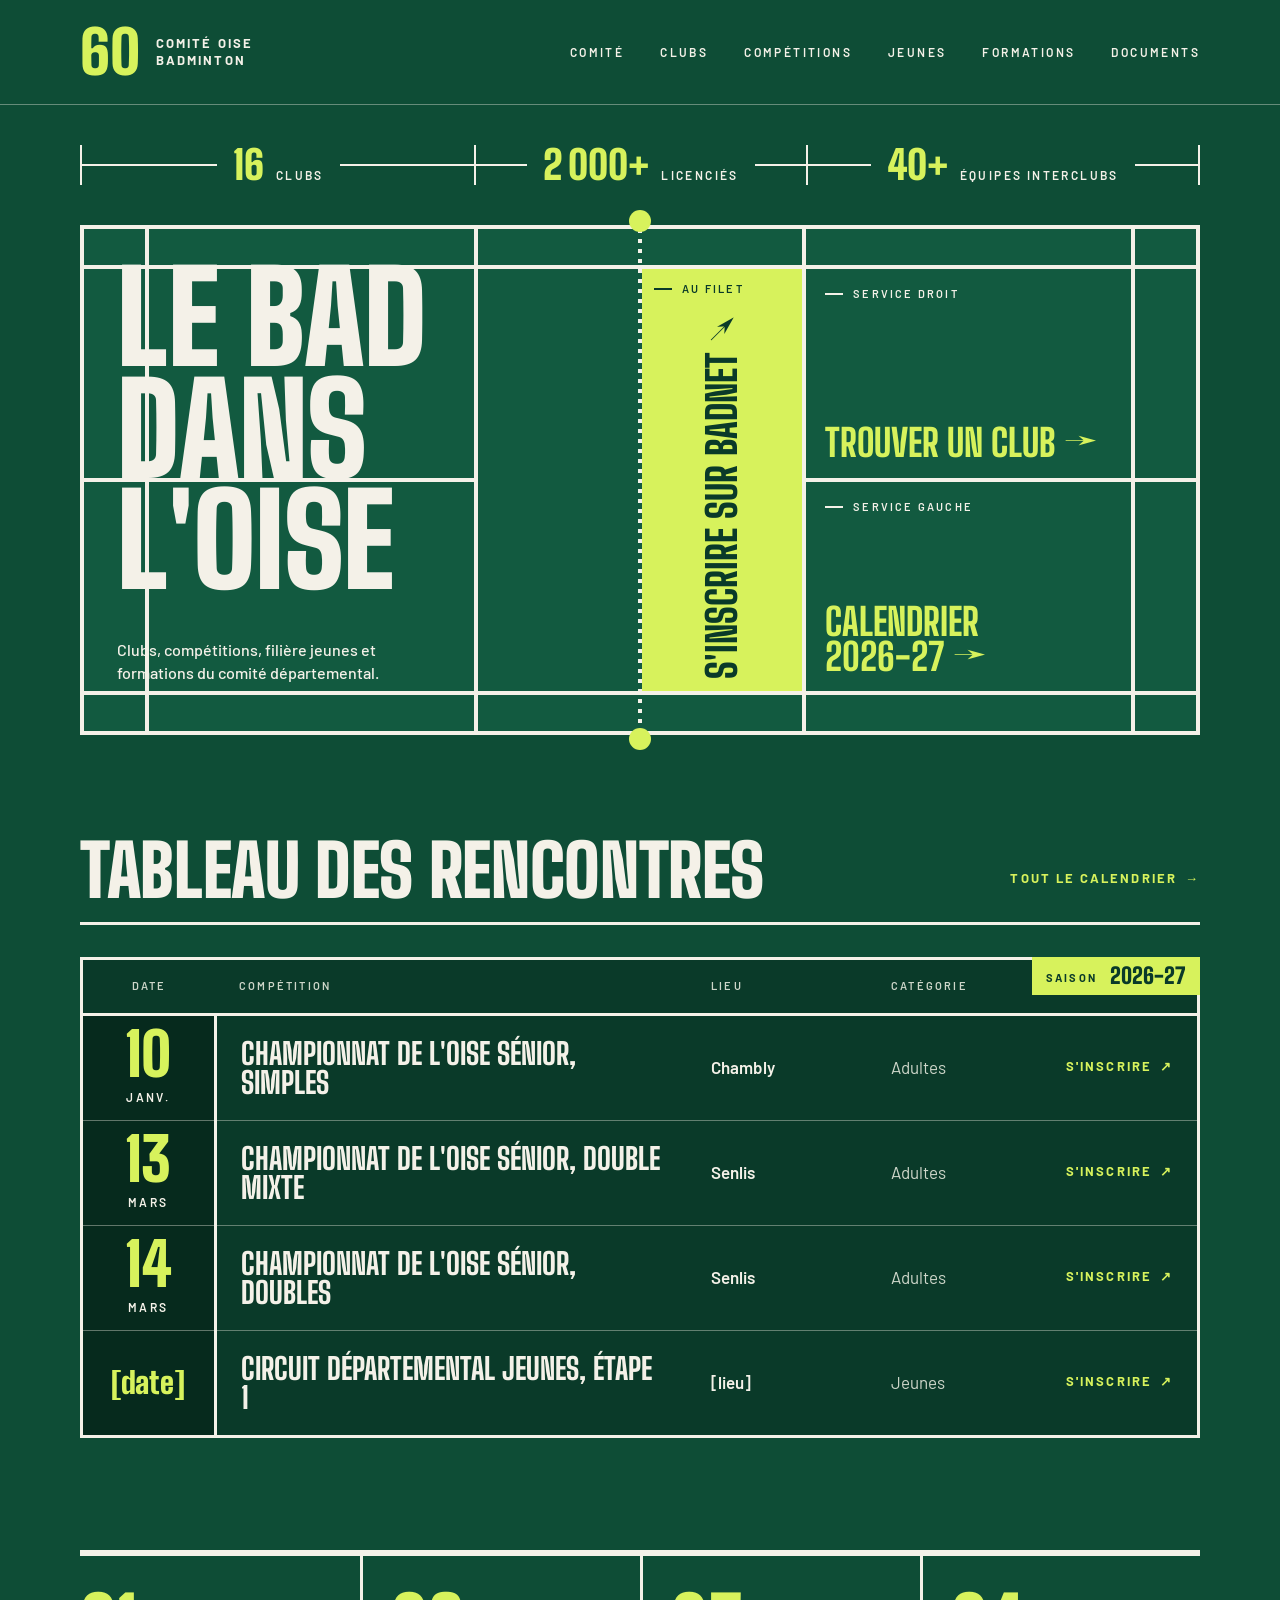
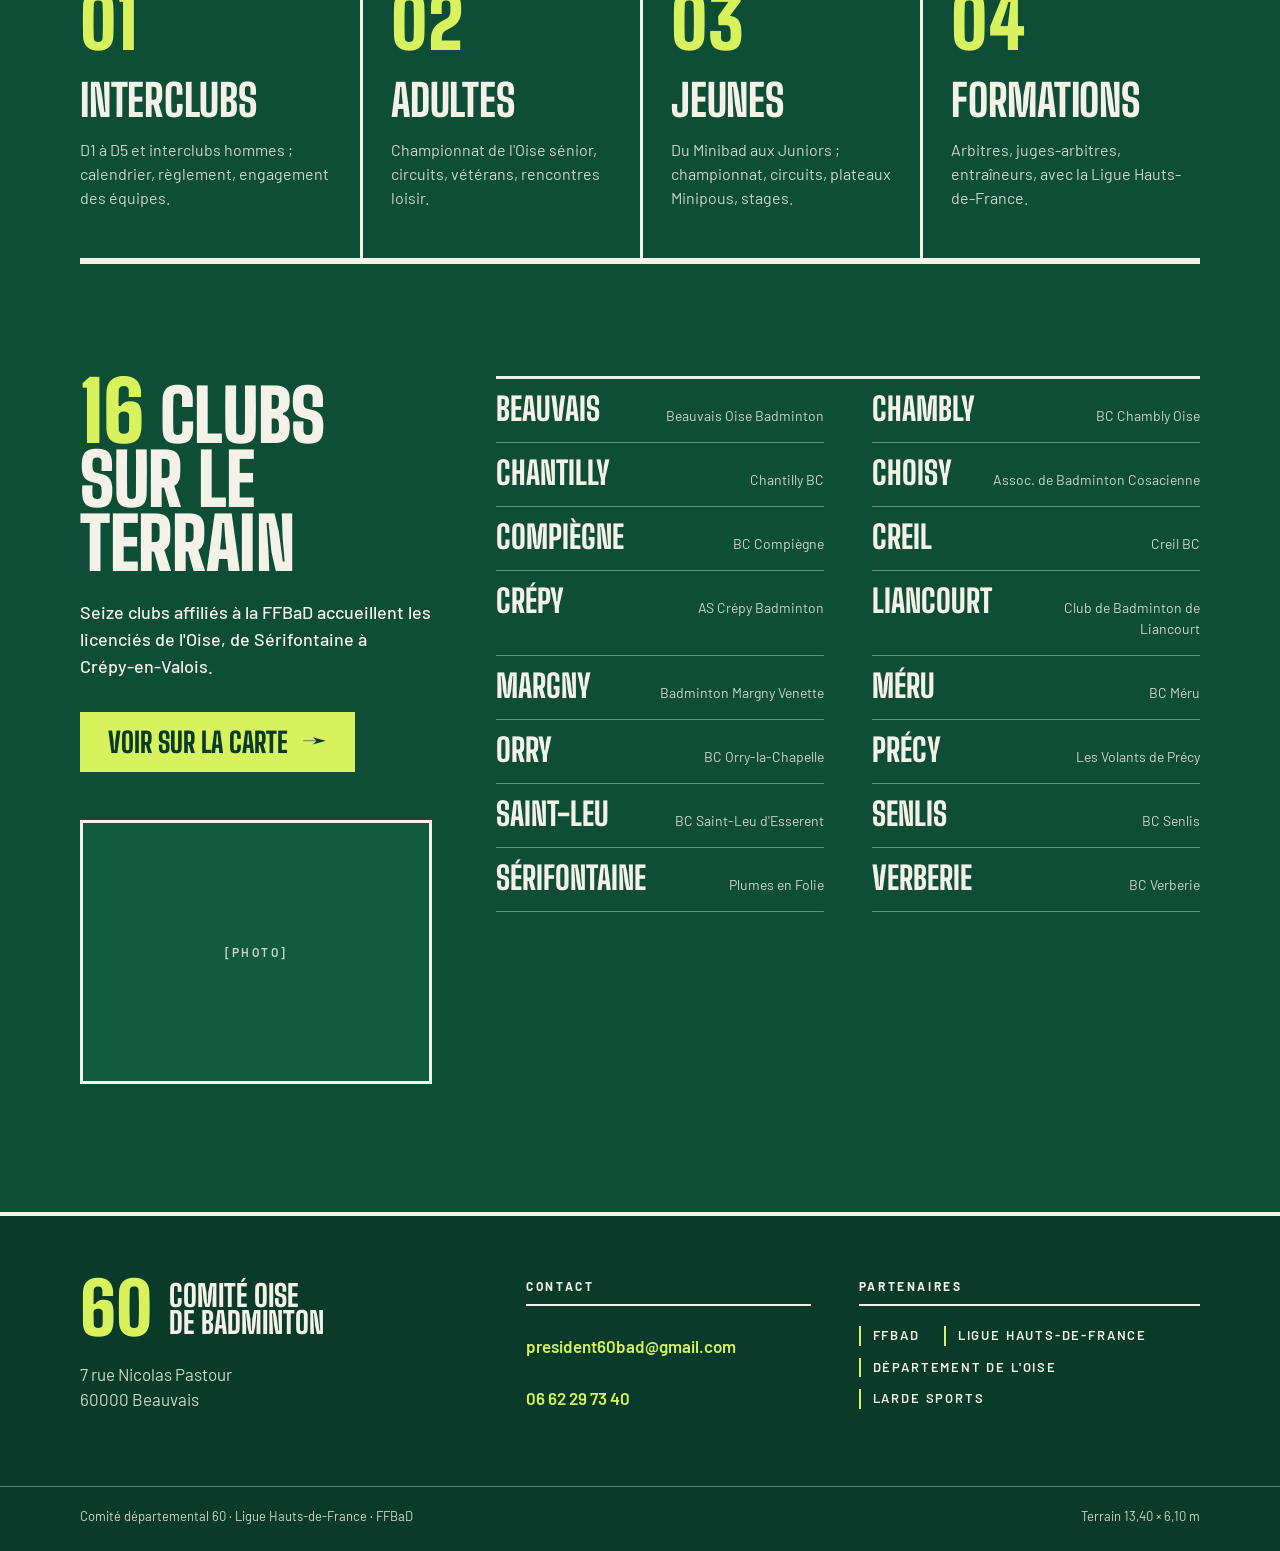
<file: index.html>
<!DOCTYPE html>
<html lang="fr" class="no-js">
<head>
  <meta charset="utf-8">
  <meta name="viewport" content="width=device-width, initial-scale=1">
  <title>Comité Oise de Badminton | Le bad dans l&#x27;Oise</title>
  <meta name="description" content="Comité départemental de badminton de l&#x27;Oise (60), Ligue Hauts-de-France, FFBaD : clubs, compétitions, filière jeunes et formations.">
  <meta name="theme-color" content="#0E4D36">
  <link rel="preconnect" href="https://fonts.googleapis.com">
  <link rel="preconnect" href="https://fonts.gstatic.com" crossorigin>
  <link rel="stylesheet" href="https://fonts.googleapis.com/css2?family=Big+Shoulders+Display:wght@800;900&family=Barlow:wght@400;500;600;700&display=swap">
  <link rel="stylesheet" href="css/style.css">
  <script>document.documentElement.className = document.documentElement.className.replace('no-js', 'js');</script>
  <script src="js/main.js" defer></script>
</head>
<body>

  <a class="skip" href="#contenu">Aller au contenu</a>

  <header class="site-header">
    <div class="wrap header-inner">
      <a class="brand" href="index.html">
        <span class="brand-num">60</span>
        <span class="brand-name">Comité Oise<br>Badminton</span>
      </a>

      <button class="nav-toggle" type="button" aria-expanded="false" aria-controls="nav-principale">
        <span class="nav-toggle-open">Menu</span>
        <span class="nav-toggle-close">Fermer</span>
      </button>

      <nav class="nav" id="nav-principale" aria-label="Navigation principale">
        <ul>
          <li><a href="comite/index.html">Comité</a></li>
          <li><a href="clubs/index.html">Clubs</a></li>
          <li><a href="competitions/index.html">Compétitions</a></li>
          <li><a href="jeunes/index.html">Jeunes</a></li>
          <li><a href="formations/index.html">Formations</a></li>
          <li><a href="documents/index.html">Documents</a></li>
        </ul>
      </nav>
    </div>
  </header>

  <main id="contenu">


    <!-- ================= HERO : LE TERRAIN ================= -->
    <section class="hero wrap" aria-labelledby="titre-principal">

      <ul class="cotes" aria-label="Le comité en chiffres">
        <li class="cote">
          <span class="cote-text"><strong class="num">16</strong> clubs</span>
        </li>
        <li class="cote">
          <span class="cote-text"><strong class="num">2&#8239;000+</strong> licenciés</span>
        </li>
        <li class="cote">
          <span class="cote-text"><strong class="num">40+</strong> équipes interclubs</span>
        </li>
      </ul>

      <div class="court">
        <div class="lines" aria-hidden="true">
          <i class="ln ln-lsd-a"></i>
          <i class="ln ln-lsd-b"></i>
          <i class="ln ln-ssl-a"></i>
          <i class="ln ln-ssl-b"></i>
          <i class="ln ln-sgl-a"></i>
          <i class="ln ln-sgl-b"></i>
          <i class="ln ln-ctr-a"></i>
          <i class="ln ln-ctr-b"></i>
          <i class="ln ln-net"></i>
          <i class="post post-a"></i>
          <i class="post post-b"></i>
        </div>

        <div class="zone zone-title">
          <h1 id="titre-principal">Le bad dans l'Oise</h1>
          <p>Clubs, compétitions, filière jeunes et formations du comité départemental.</p>
        </div>

        <a class="zone zone-svc zone-svc-droit" href="clubs/index.html">
          <span class="zone-label">Service droit</span>
          <span class="zone-cta">Trouver <span class="nowrap">un club <span class="arrow" aria-hidden="true">→</span></span></span>
        </a>

        <a class="zone zone-svc zone-svc-gauche" href="competitions/index.html#calendrier">
          <span class="zone-label">Service gauche</span>
          <span class="zone-cta">Calendrier <span class="nowrap">2026-27 <span class="arrow" aria-hidden="true">→</span></span></span>
        </a>

        <a class="zone zone-net" href="https://badnet.fr/">
          <span class="zone-label">Au filet</span>
          <span class="zone-cta">S'inscrire sur <span class="nowrap">Badnet <span class="arrow" aria-hidden="true">↗</span></span></span>
        </a>
      </div>

    </section>

    <!-- ================= TABLEAU DES RENCONTRES ================= -->
    <section class="rencontres wrap" id="rencontres" aria-labelledby="titre-rencontres">
      <div class="section-head">
        <h2 id="titre-rencontres">Tableau des rencontres</h2>
        <a class="link-arrow" href="competitions/index.html#calendrier">Tout le calendrier <span class="arrow" aria-hidden="true">→</span></a>
      </div>

      <div class="board">
        <p class="board-tag"><span>Saison</span> 2026-27</p>
        <table role="table">
          <thead role="rowgroup">
            <tr role="row">
              <th role="columnheader" scope="col">Date</th>
              <th role="columnheader" scope="col">Compétition</th>
              <th role="columnheader" scope="col">Lieu</th>
              <th role="columnheader" scope="col">Catégorie</th>
              <th role="columnheader" scope="col"><span class="visually-hidden">Inscription</span></th>
            </tr>
          </thead>
          <tbody role="rowgroup">
            <tr role="row">
              <td role="cell" class="date"><time datetime="2027-01-10"><b>10</b><span class="mois">janv.</span></time></td>
              <td role="cell" class="comp">Championnat de l'Oise sénior, simples</td>
              <td role="cell" class="lieu">Chambly</td>
              <td role="cell" class="cat">Adultes</td>
              <td role="cell" class="insc"><a class="link-arrow" href="https://badnet.fr/">S'inscrire <span class="arrow" aria-hidden="true">↗</span></a></td>
            </tr>
            <tr role="row">
              <td role="cell" class="date"><time datetime="2027-03-13"><b>13</b><span class="mois">mars</span></time></td>
              <td role="cell" class="comp">Championnat de l'Oise sénior, double mixte</td>
              <td role="cell" class="lieu">Senlis</td>
              <td role="cell" class="cat">Adultes</td>
              <td role="cell" class="insc"><a class="link-arrow" href="https://badnet.fr/">S'inscrire <span class="arrow" aria-hidden="true">↗</span></a></td>
            </tr>
            <tr role="row">
              <td role="cell" class="date"><time datetime="2027-03-14"><b>14</b><span class="mois">mars</span></time></td>
              <td role="cell" class="comp">Championnat de l'Oise sénior, doubles</td>
              <td role="cell" class="lieu">Senlis</td>
              <td role="cell" class="cat">Adultes</td>
              <td role="cell" class="insc"><a class="link-arrow" href="https://badnet.fr/">S'inscrire <span class="arrow" aria-hidden="true">↗</span></a></td>
            </tr>
            <tr role="row">
              <td role="cell" class="date"><span class="date-tbd"><b>[date]</b></span></td>
              <td role="cell" class="comp">Circuit départemental jeunes, étape 1</td>
              <td role="cell" class="lieu">[lieu]</td>
              <td role="cell" class="cat">Jeunes</td>
              <td role="cell" class="insc"><a class="link-arrow" href="https://badnet.fr/">S'inscrire <span class="arrow" aria-hidden="true">↗</span></a></td>
            </tr>
          </tbody>
        </table>
      </div>
    </section>

    <!-- ================= QUATRE COULOIRS ================= -->
    <section class="couloirs wrap" aria-label="Les pratiques">
      <ol class="lanes">
        <li class="lane">
          <span class="lane-num" aria-hidden="true">01</span>
          <h2><a href="competitions/interclubs.html">Interclubs</a></h2>
          <p>D1 à D5 et interclubs hommes&nbsp;; calendrier, règlement, engagement des équipes.</p>
        </li>
        <li class="lane">
          <span class="lane-num" aria-hidden="true">02</span>
          <h2><a href="competitions/adultes.html">Adultes</a></h2>
          <p>Championnat de l'Oise sénior, circuits, vétérans, rencontres loisir.</p>
        </li>
        <li class="lane">
          <span class="lane-num" aria-hidden="true">03</span>
          <h2><a href="jeunes/index.html">Jeunes</a></h2>
          <p>Du Minibad aux Juniors&nbsp;; championnat, circuits, plateaux Minipous, stages.</p>
        </li>
        <li class="lane">
          <span class="lane-num" aria-hidden="true">04</span>
          <h2><a href="formations/index.html">Formations</a></h2>
          <p>Arbitres, juges-arbitres, entraîneurs, avec la Ligue Hauts-de-France.</p>
        </li>
      </ol>
    </section>

    <!-- ================= 16 CLUBS ================= -->
    <section class="clubs wrap" id="clubs" aria-labelledby="titre-clubs">
      <div class="clubs-grid">
        <div class="clubs-intro">
          <h2 id="titre-clubs"><span class="num">16</span> clubs sur le terrain</h2>
          <p>Seize clubs affiliés à la FFBaD accueillent les licenciés de l'Oise, de Sérifontaine à <span class="nowrap">Crépy-en-Valois</span>.</p>
          <a class="btn" href="clubs/index.html#carte">Voir sur la carte <span class="arrow" aria-hidden="true">→</span></a>
          <div class="photo-slot"><span>[Photo]</span></div>
        </div>

        <ul class="clubs-list">
          <li><a href="clubs/index.html#beauvais"><span class="ville">Beauvais</span><span class="club">Beauvais Oise Badminton</span></a></li>
          <li><a href="clubs/index.html#chambly"><span class="ville">Chambly</span><span class="club">BC Chambly Oise</span></a></li>
          <li><a href="clubs/index.html#chantilly"><span class="ville">Chantilly</span><span class="club">Chantilly BC</span></a></li>
          <li><a href="clubs/index.html#choisy-au-bac"><span class="ville">Choisy</span><span class="club">Assoc. de Badminton Cosacienne</span></a></li>
          <li><a href="clubs/index.html#compiegne"><span class="ville">Compiègne</span><span class="club">BC Compiègne</span></a></li>
          <li><a href="clubs/index.html#creil"><span class="ville">Creil</span><span class="club">Creil BC</span></a></li>
          <li><a href="clubs/index.html#crepy-en-valois"><span class="ville">Crépy</span><span class="club">AS Crépy Badminton</span></a></li>
          <li><a href="clubs/index.html#liancourt"><span class="ville">Liancourt</span><span class="club">Club de Badminton de Liancourt</span></a></li>
          <li><a href="clubs/index.html#margny-venette"><span class="ville">Margny</span><span class="club">Badminton Margny Venette</span></a></li>
          <li><a href="clubs/index.html#meru"><span class="ville">Méru</span><span class="club">BC Méru</span></a></li>
          <li><a href="clubs/index.html#orry-la-ville"><span class="ville">Orry</span><span class="club">BC Orry-la-Chapelle</span></a></li>
          <li><a href="clubs/index.html#precy-sur-oise"><span class="ville">Précy</span><span class="club">Les Volants de Précy</span></a></li>
          <li><a href="clubs/index.html#saint-leu-d-esserent"><span class="ville">Saint-Leu</span><span class="club">BC Saint-Leu d'Esserent</span></a></li>
          <li><a href="clubs/index.html#senlis"><span class="ville">Senlis</span><span class="club">BC Senlis</span></a></li>
          <li><a href="clubs/index.html#serifontaine"><span class="ville">Sérifontaine</span><span class="club">Plumes en Folie</span></a></li>
          <li><a href="clubs/index.html#verberie"><span class="ville">Verberie</span><span class="club">BC Verberie</span></a></li>
        </ul>
      </div>
    </section>
  </main>

  <!-- ================= PIED DE PAGE ================= -->
  <footer class="site-footer">
    <div class="wrap footer-grid">
      <div class="footer-id">
        <p class="footer-brand"><span class="brand-num">60</span><span>Comité Oise<br>de Badminton</span></p>
        <address>7 rue Nicolas Pastour<br>60000 Beauvais</address>
      </div>

      <div class="footer-contact">
        <h2>Contact</h2>
        <ul>
          <li><a href="mailto:president60bad@gmail.com">president60bad@gmail.com</a></li>
          <li><a href="tel:+33662297340">06 62 29 73 40</a></li>
        </ul>
      </div>

      <div class="footer-partners">
        <h2>Partenaires</h2>
        <ul>
          <li>FFBaD</li>
          <li>Ligue Hauts-de-France</li>
          <li>Département de l'Oise</li>
          <li>Larde Sports</li>
        </ul>
      </div>
    </div>

    <div class="wrap footer-bottom">
      <p>Comité départemental 60 · Ligue Hauts-de-France · FFBaD</p>
      <p>Terrain 13,40 × 6,10 m</p>
    </div>
  </footer>

</body>
</html>
</file>
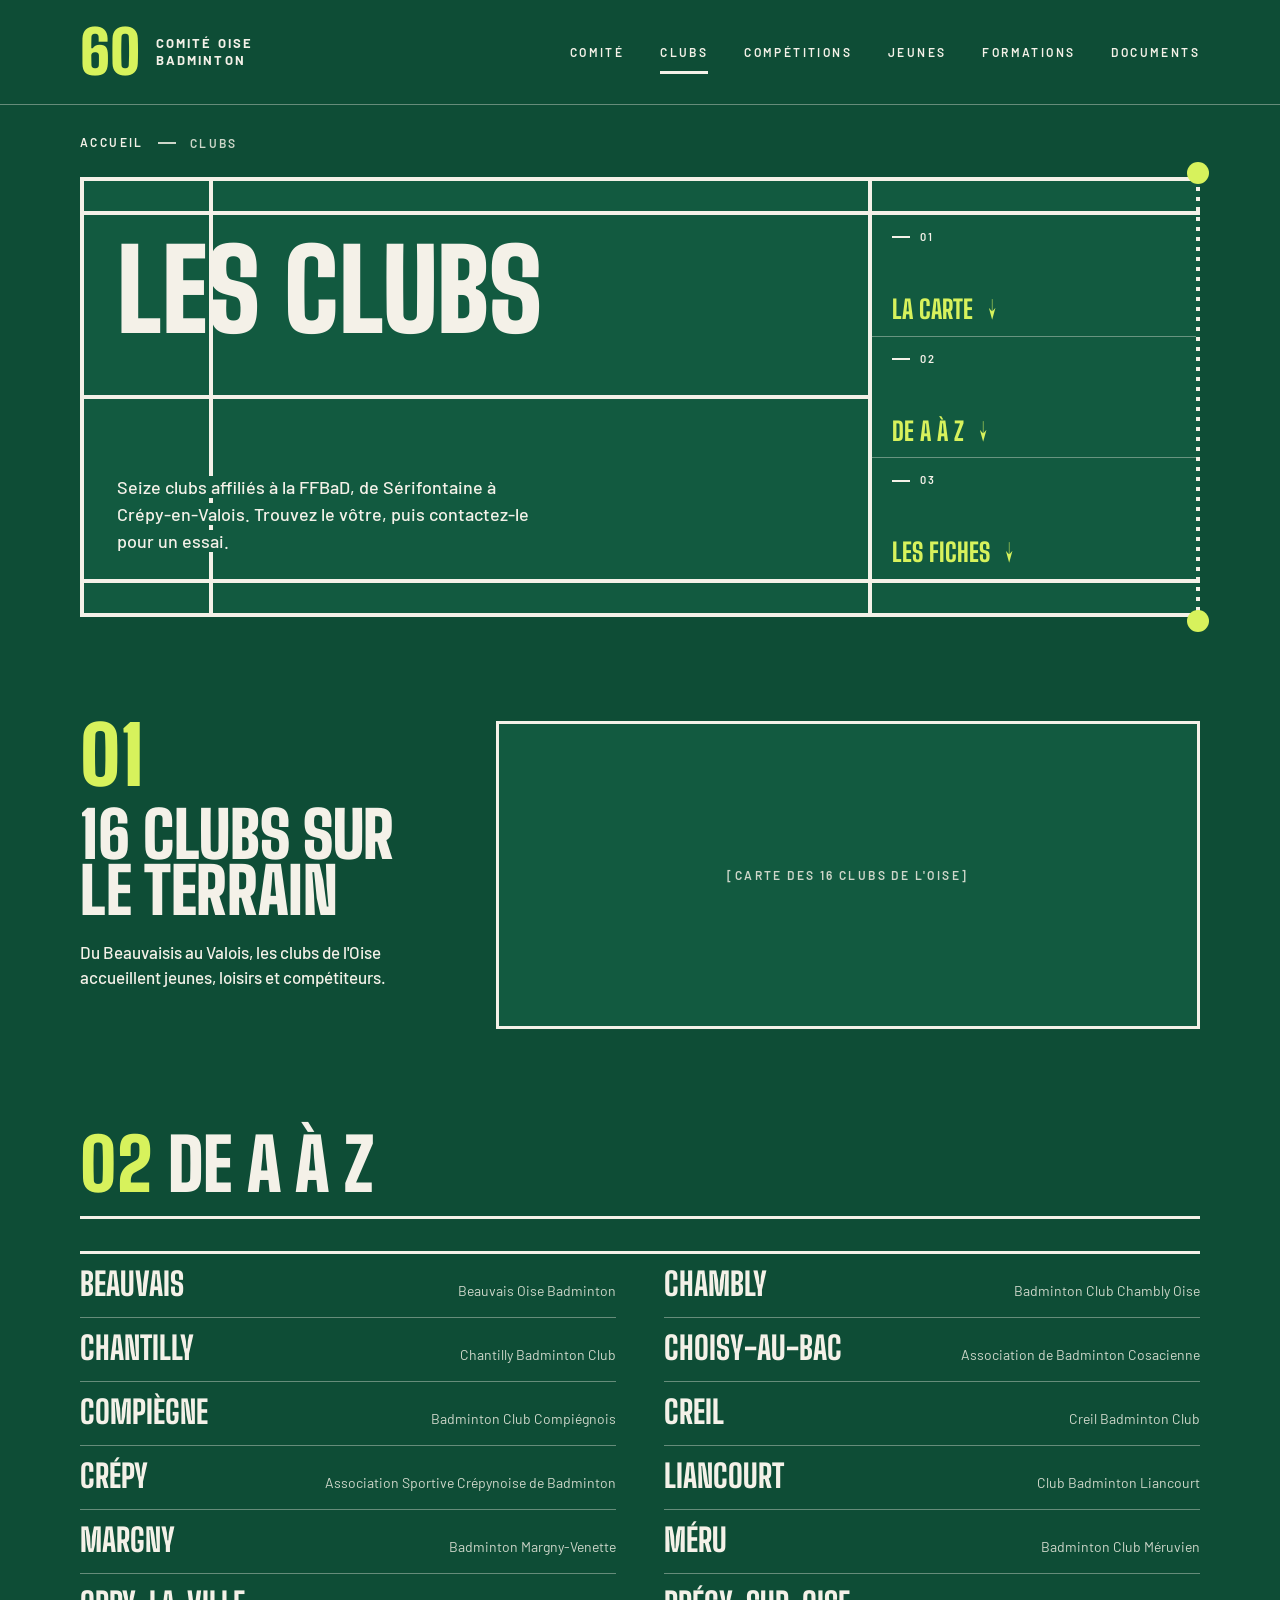
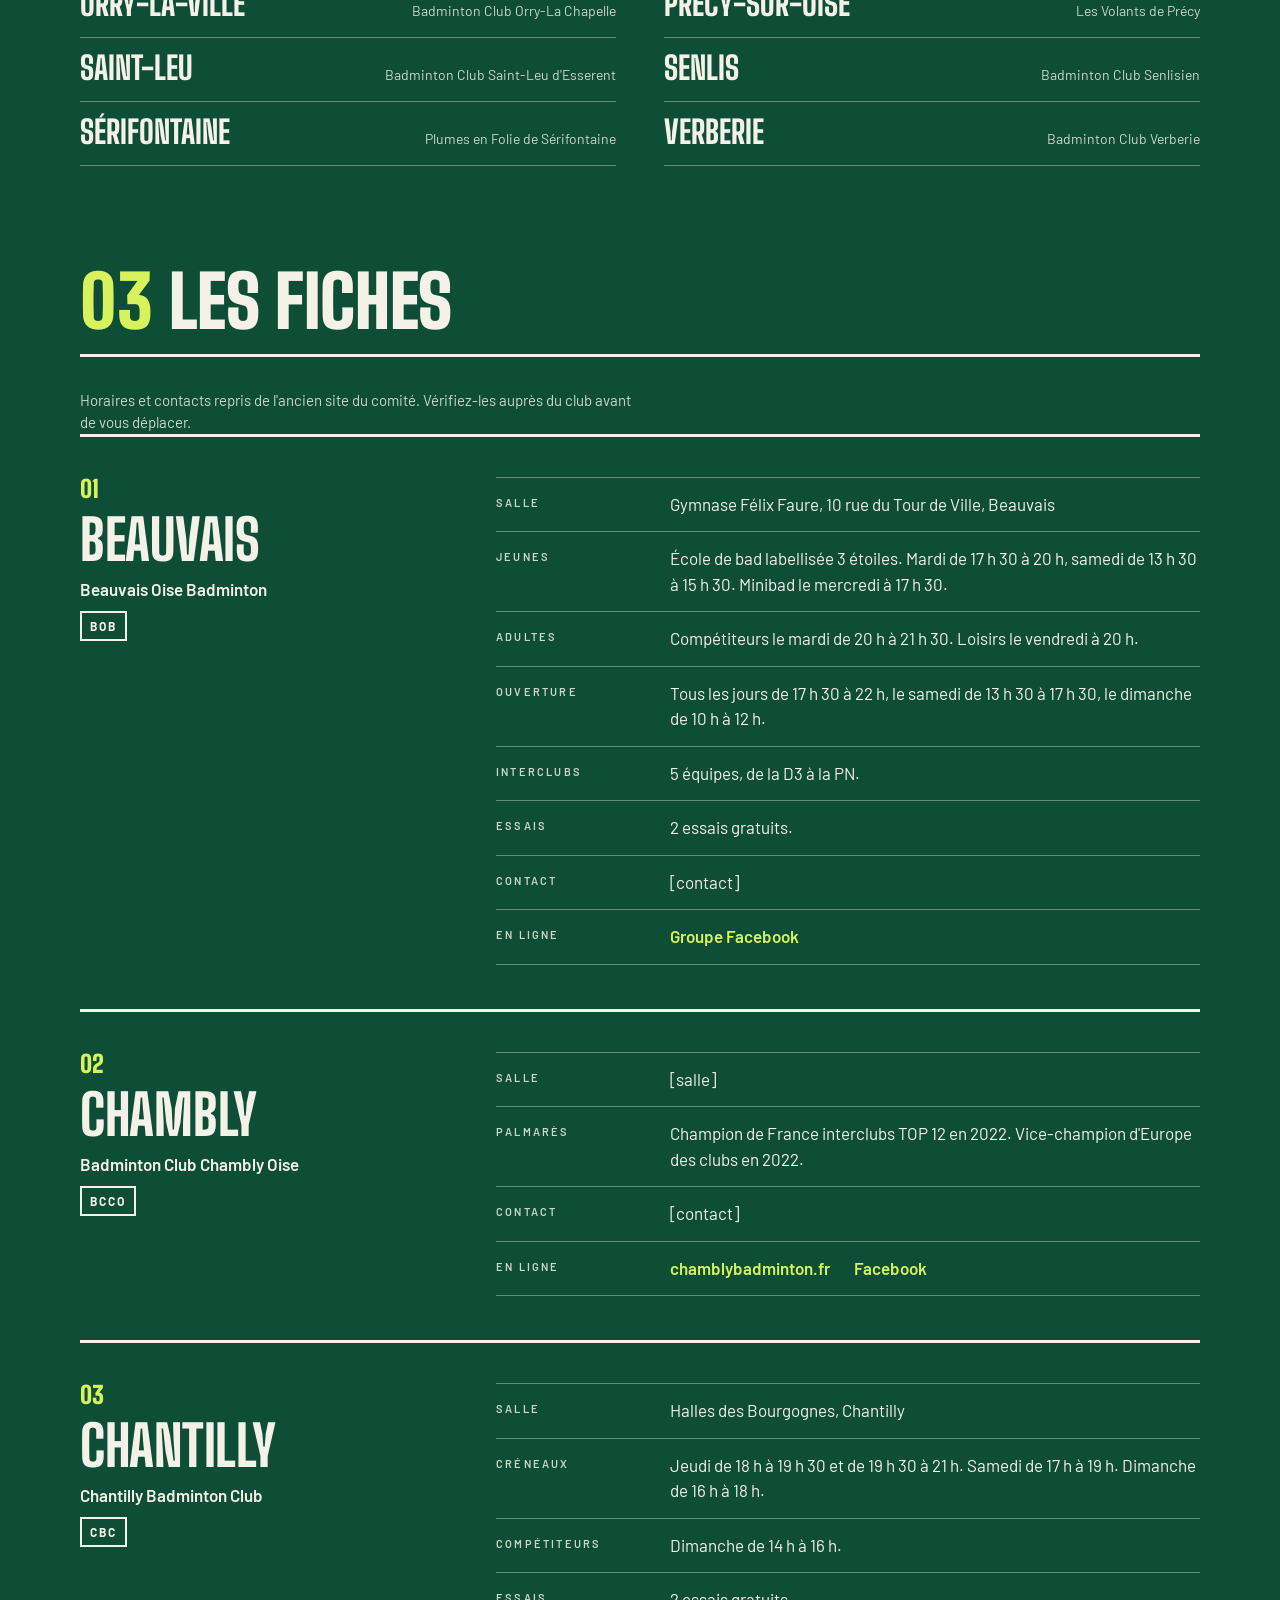
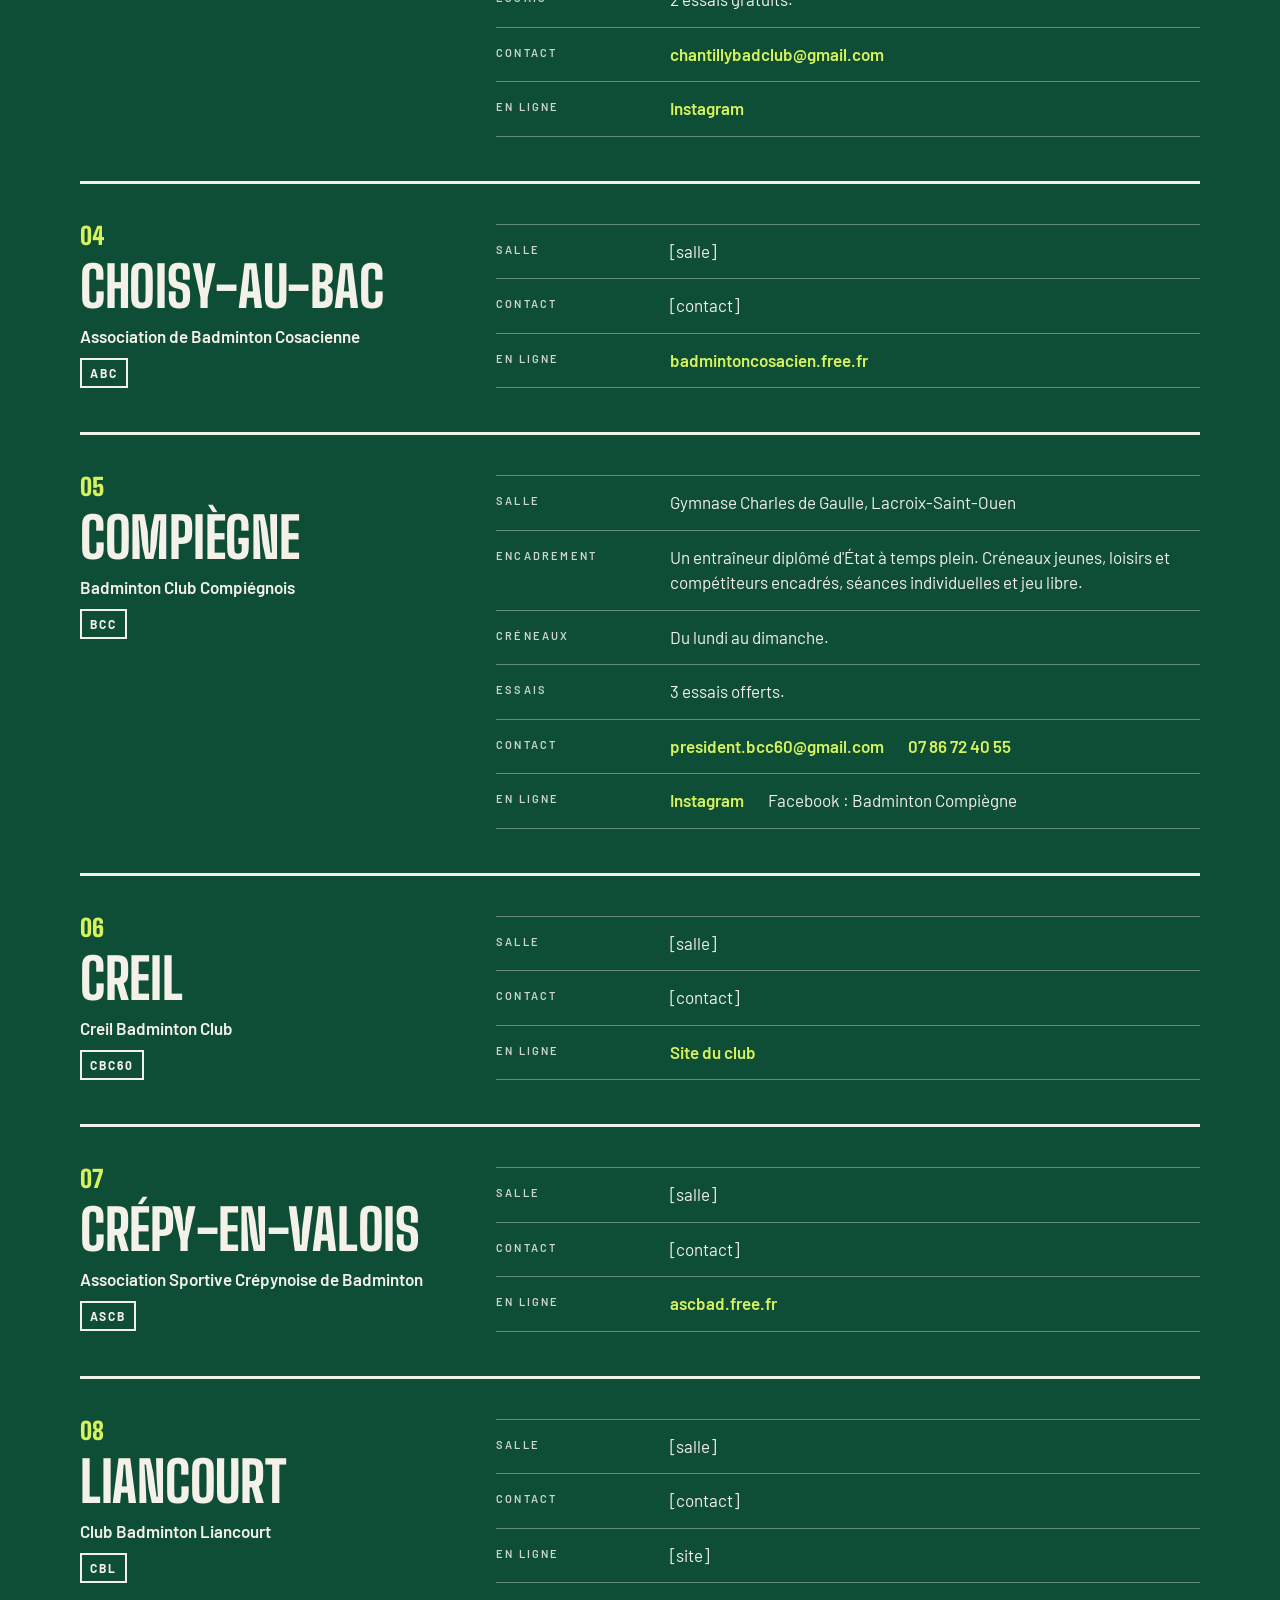
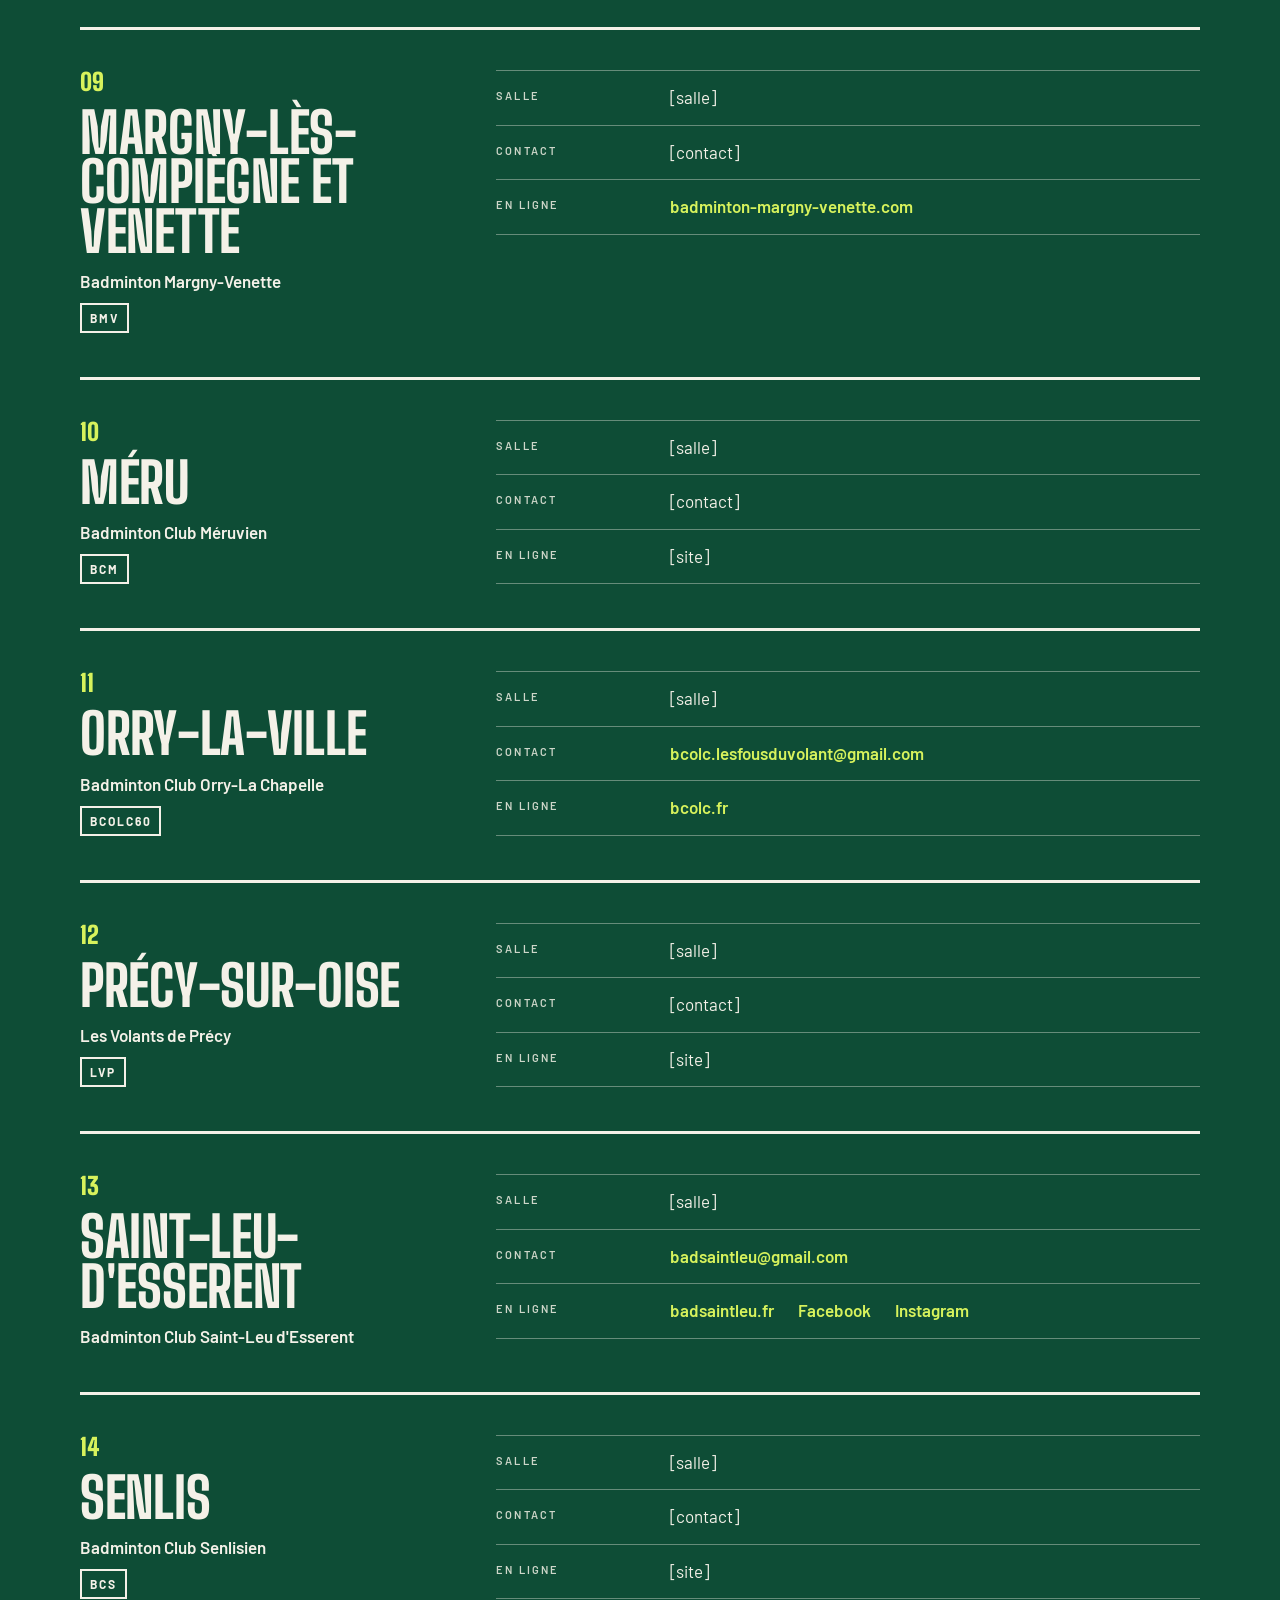
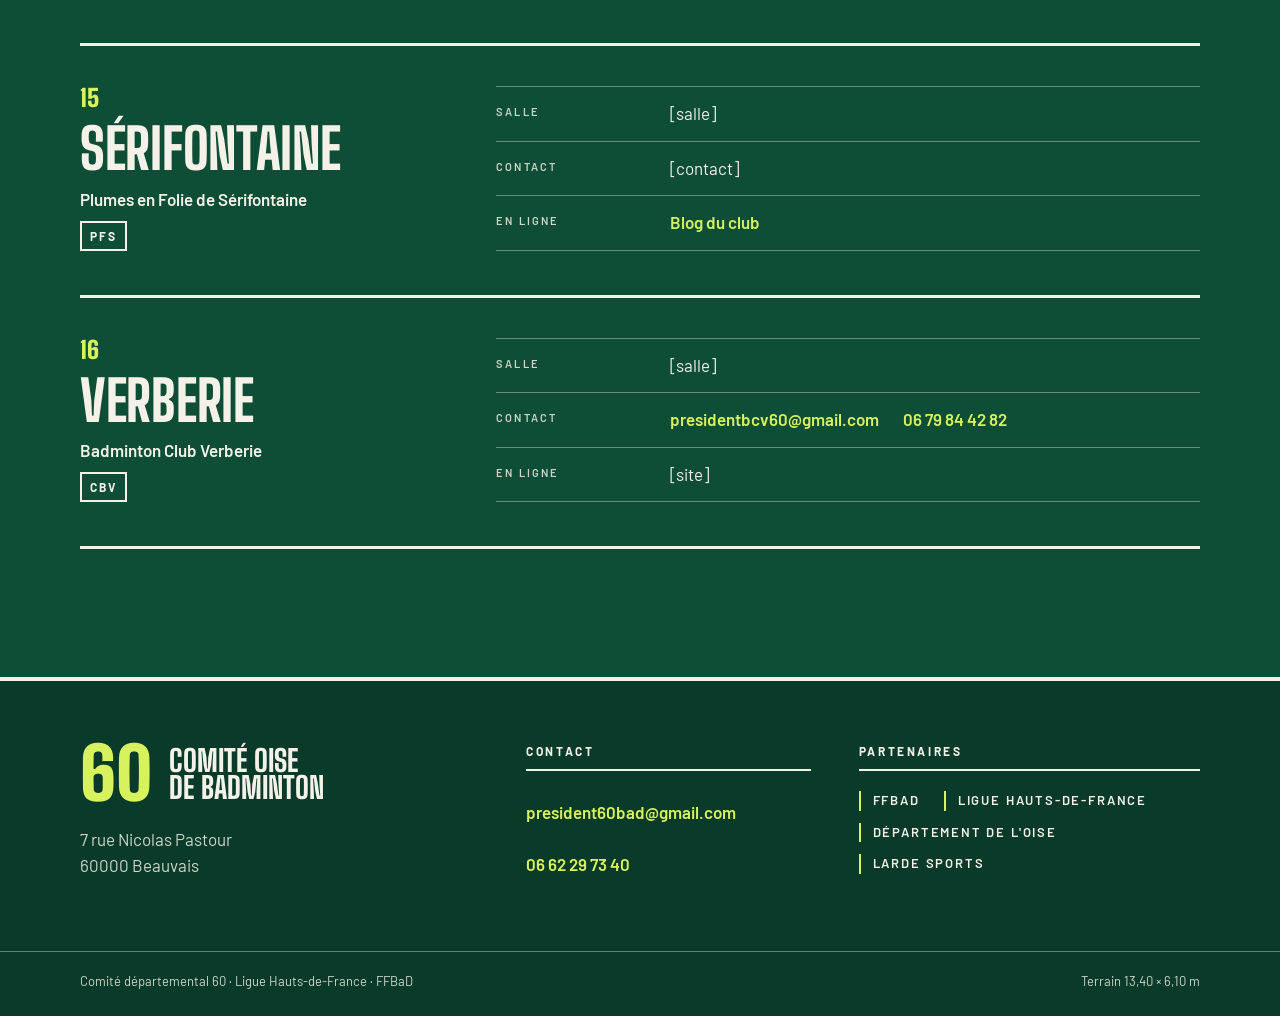
<file: clubs/index.html>
<!DOCTYPE html>
<html lang="fr" class="no-js">
<head>
  <meta charset="utf-8">
  <meta name="viewport" content="width=device-width, initial-scale=1">
  <title>Les clubs | Comité Oise de Badminton</title>
  <meta name="description" content="Les 16 clubs de badminton de l&#x27;Oise : salles, créneaux, contacts et sites internet.">
  <meta name="theme-color" content="#0E4D36">
  <link rel="preconnect" href="https://fonts.googleapis.com">
  <link rel="preconnect" href="https://fonts.gstatic.com" crossorigin>
  <link rel="stylesheet" href="https://fonts.googleapis.com/css2?family=Big+Shoulders+Display:wght@800;900&family=Barlow:wght@400;500;600;700&display=swap">
  <link rel="stylesheet" href="../css/style.css">
  <script>document.documentElement.className = document.documentElement.className.replace('no-js', 'js');</script>
  <script src="../js/main.js" defer></script>
</head>
<body>

  <a class="skip" href="#contenu">Aller au contenu</a>

  <header class="site-header">
    <div class="wrap header-inner">
      <a class="brand" href="../index.html">
        <span class="brand-num">60</span>
        <span class="brand-name">Comité Oise<br>Badminton</span>
      </a>

      <button class="nav-toggle" type="button" aria-expanded="false" aria-controls="nav-principale">
        <span class="nav-toggle-open">Menu</span>
        <span class="nav-toggle-close">Fermer</span>
      </button>

      <nav class="nav" id="nav-principale" aria-label="Navigation principale">
        <ul>
          <li><a href="../comite/index.html">Comité</a></li>
          <li><a href="../clubs/index.html" aria-current="page">Clubs</a></li>
          <li><a href="../competitions/index.html">Compétitions</a></li>
          <li><a href="../jeunes/index.html">Jeunes</a></li>
          <li><a href="../formations/index.html">Formations</a></li>
          <li><a href="../documents/index.html">Documents</a></li>
        </ul>
      </nav>
    </div>
  </header>

  <main id="contenu">

    <section class="page-head wrap" aria-labelledby="titre-page">
      <nav class="crumbs" aria-label="Fil d'Ariane">
        <ol>
          <li><a href="../index.html">Accueil</a></li>
          <li aria-current="page">Clubs</li>
        </ol>
      </nav>

      <div class="half">
        <div class="lines" aria-hidden="true">
          <i class="ln hl-lsd"></i>
          <i class="ln hl-ssl"></i>
          <i class="ln hl-sgl-a"></i>
          <i class="ln hl-sgl-b"></i>
          <i class="ln hl-ctr"></i>
          <i class="ln hl-net"></i>
          <i class="post post-a"></i>
          <i class="post post-b"></i>
        </div>

        <div class="half-main">
          <h1 id="titre-page">Les clubs</h1>
          <p class="lede"><span>Seize clubs affiliés à la FFBaD, de Sérifontaine à <span class="nowrap">Crépy-en-Valois</span>. Trouvez le vôtre, puis contactez-le pour un essai.</span></p>
        </div>

        <nav class="half-zones" aria-label="Rubriques">
        <a class="hz" href="#carte">
          <span class="zone-label">01</span>
          <span class="hz-cta">La carte <span class="arrow arrow--down" aria-hidden="true">→</span></span>
        </a>
        <a class="hz" href="#index">
          <span class="zone-label">02</span>
          <span class="hz-cta">De A à Z <span class="arrow arrow--down" aria-hidden="true">→</span></span>
        </a>
        <a class="hz" href="#fiches">
          <span class="zone-label">03</span>
          <span class="hz-cta">Les fiches <span class="arrow arrow--down" aria-hidden="true">→</span></span>
        </a>
        </nav>
      </div>
    </section>

    <section class="block wrap" id="carte" aria-labelledby="titre-carte">
      <div class="split">
        <div class="split-head">
          <span class="sec-num" aria-hidden="true">01</span>
          <h2 id="titre-carte">16 clubs sur le terrain</h2>
          <p>Du Beauvaisis au Valois, les clubs de l'Oise accueillent jeunes, loisirs et compétiteurs.</p>
        </div>
        <div class="split-body">
      <div class="slot"><span>[Carte des 16 clubs de l'Oise]</span></div>
        </div>
      </div>
    </section>

    <section class="block wrap" id="index" aria-labelledby="titre-index">
      <div class="section-head">
        <h2 id="titre-index"><span class="num" aria-hidden="true">02</span> De A à Z</h2>
      </div>
      <ul class="clubs-list clubs-list--wide">
          <li><a href="#beauvais"><span class="ville">Beauvais</span><span class="club">Beauvais Oise Badminton</span></a></li>
          <li><a href="#chambly"><span class="ville">Chambly</span><span class="club">Badminton Club Chambly Oise</span></a></li>
          <li><a href="#chantilly"><span class="ville">Chantilly</span><span class="club">Chantilly Badminton Club</span></a></li>
          <li><a href="#choisy-au-bac"><span class="ville">Choisy-au-Bac</span><span class="club">Association de Badminton Cosacienne</span></a></li>
          <li><a href="#compiegne"><span class="ville">Compiègne</span><span class="club">Badminton Club Compiégnois</span></a></li>
          <li><a href="#creil"><span class="ville">Creil</span><span class="club">Creil Badminton Club</span></a></li>
          <li><a href="#crepy-en-valois"><span class="ville">Crépy</span><span class="club">Association Sportive Crépynoise de Badminton</span></a></li>
          <li><a href="#liancourt"><span class="ville">Liancourt</span><span class="club">Club Badminton Liancourt</span></a></li>
          <li><a href="#margny-venette"><span class="ville">Margny</span><span class="club">Badminton Margny-Venette</span></a></li>
          <li><a href="#meru"><span class="ville">Méru</span><span class="club">Badminton Club Méruvien</span></a></li>
          <li><a href="#orry-la-ville"><span class="ville">Orry-la-Ville</span><span class="club">Badminton Club Orry-La Chapelle</span></a></li>
          <li><a href="#precy-sur-oise"><span class="ville">Précy-sur-Oise</span><span class="club">Les Volants de Précy</span></a></li>
          <li><a href="#saint-leu-d-esserent"><span class="ville">Saint-Leu</span><span class="club">Badminton Club Saint-Leu d'Esserent</span></a></li>
          <li><a href="#senlis"><span class="ville">Senlis</span><span class="club">Badminton Club Senlisien</span></a></li>
          <li><a href="#serifontaine"><span class="ville">Sérifontaine</span><span class="club">Plumes en Folie de Sérifontaine</span></a></li>
          <li><a href="#verberie"><span class="ville">Verberie</span><span class="club">Badminton Club Verberie</span></a></li>
      </ul>
    </section>

    <section class="block wrap" id="fiches" aria-labelledby="titre-fiches">
      <div class="section-head">
        <h2 id="titre-fiches"><span class="num" aria-hidden="true">03</span> Les fiches</h2>
      </div>
      <p class="note">Horaires et contacts repris de l'ancien site du comité. Vérifiez-les auprès du club avant de vous déplacer.</p>
      <div class="clubs-fiches">
      <article class="club-card" id="beauvais" aria-labelledby="titre-beauvais">
        <div class="club-id">
          <span class="club-n" aria-hidden="true">01</span>
          <h2 id="titre-beauvais"><span class="ville">Beauvais</span> <span class="club-nom">Beauvais Oise Badminton</span></h2>
          <p class="club-sigle"><abbr title="Beauvais Oise Badminton">BOB</abbr></p>
        </div>
        <div class="club-body">
          <dl class="club-facts">
            <div><dt>Salle</dt><dd>Gymnase Félix Faure, 10 rue du Tour de Ville, Beauvais</dd></div>
            <div><dt>Jeunes</dt><dd>École de bad labellisée 3 étoiles. Mardi de 17 h 30 à 20 h, samedi de 13 h 30 à 15 h 30. Minibad le mercredi à 17 h 30.</dd></div>
            <div><dt>Adultes</dt><dd>Compétiteurs le mardi de 20 h à 21 h 30. Loisirs le vendredi à 20 h.</dd></div>
            <div><dt>Ouverture</dt><dd>Tous les jours de 17 h 30 à 22 h, le samedi de 13 h 30 à 17 h 30, le dimanche de 10 h à 12 h.</dd></div>
            <div><dt>Interclubs</dt><dd>5 équipes, de la D3 à la PN.</dd></div>
            <div><dt>Essais</dt><dd>2 essais gratuits.</dd></div>
            <div><dt>Contact</dt><dd>[contact]</dd></div>
            <div><dt>En ligne</dt><dd><span class="inline-links"><span><a href="https://www.facebook.com/groups/235669323229991">Groupe Facebook</a></span></span></dd></div>
          </dl>
        </div>
      </article>
      <article class="club-card" id="chambly" aria-labelledby="titre-chambly">
        <div class="club-id">
          <span class="club-n" aria-hidden="true">02</span>
          <h2 id="titre-chambly"><span class="ville">Chambly</span> <span class="club-nom">Badminton Club Chambly Oise</span></h2>
          <p class="club-sigle"><abbr title="Badminton Club Chambly Oise">BCCO</abbr></p>
        </div>
        <div class="club-body">
          <dl class="club-facts">
            <div><dt>Salle</dt><dd>[salle]</dd></div>
            <div><dt>Palmarès</dt><dd>Champion de France interclubs TOP 12 en 2022. Vice-champion d'Europe des clubs en 2022.</dd></div>
            <div><dt>Contact</dt><dd>[contact]</dd></div>
            <div><dt>En ligne</dt><dd><span class="inline-links"><span><a href="https://chamblybadminton.fr/">chamblybadminton.fr</a></span><span><a href="https://www.facebook.com/ChamblyBad">Facebook</a></span></span></dd></div>
          </dl>
        </div>
      </article>
      <article class="club-card" id="chantilly" aria-labelledby="titre-chantilly">
        <div class="club-id">
          <span class="club-n" aria-hidden="true">03</span>
          <h2 id="titre-chantilly"><span class="ville">Chantilly</span> <span class="club-nom">Chantilly Badminton Club</span></h2>
          <p class="club-sigle"><abbr title="Chantilly Badminton Club">CBC</abbr></p>
        </div>
        <div class="club-body">
          <dl class="club-facts">
            <div><dt>Salle</dt><dd>Halles des Bourgognes, Chantilly</dd></div>
            <div><dt>Créneaux</dt><dd>Jeudi de 18 h à 19 h 30 et de 19 h 30 à 21 h. Samedi de 17 h à 19 h. Dimanche de 16 h à 18 h.</dd></div>
            <div><dt>Compétiteurs</dt><dd>Dimanche de 14 h à 16 h.</dd></div>
            <div><dt>Essais</dt><dd>2 essais gratuits.</dd></div>
            <div><dt>Contact</dt><dd><span class="inline-links"><span><a href="mailto:chantillybadclub@gmail.com">chantillybadclub@gmail.com</a></span></span></dd></div>
            <div><dt>En ligne</dt><dd><span class="inline-links"><span><a href="https://www.instagram.com/chantilly_badminton_club/">Instagram</a></span></span></dd></div>
          </dl>
        </div>
      </article>
      <article class="club-card" id="choisy-au-bac" aria-labelledby="titre-choisy-au-bac">
        <div class="club-id">
          <span class="club-n" aria-hidden="true">04</span>
          <h2 id="titre-choisy-au-bac"><span class="ville">Choisy-au-Bac</span> <span class="club-nom">Association de Badminton Cosacienne</span></h2>
          <p class="club-sigle"><abbr title="Association de Badminton Cosacienne">ABC</abbr></p>
        </div>
        <div class="club-body">
          <dl class="club-facts">
            <div><dt>Salle</dt><dd>[salle]</dd></div>
            <div><dt>Contact</dt><dd>[contact]</dd></div>
            <div><dt>En ligne</dt><dd><span class="inline-links"><span><a href="http://badmintoncosacien.free.fr/">badmintoncosacien.free.fr</a></span></span></dd></div>
          </dl>
        </div>
      </article>
      <article class="club-card" id="compiegne" aria-labelledby="titre-compiegne">
        <div class="club-id">
          <span class="club-n" aria-hidden="true">05</span>
          <h2 id="titre-compiegne"><span class="ville">Compiègne</span> <span class="club-nom">Badminton Club Compiégnois</span></h2>
          <p class="club-sigle"><abbr title="Badminton Club Compiégnois">BCC</abbr></p>
        </div>
        <div class="club-body">
          <dl class="club-facts">
            <div><dt>Salle</dt><dd>Gymnase Charles de Gaulle, Lacroix-Saint-Ouen</dd></div>
            <div><dt>Encadrement</dt><dd>Un entraîneur diplômé d'État à temps plein. Créneaux jeunes, loisirs et compétiteurs encadrés, séances individuelles et jeu libre.</dd></div>
            <div><dt>Créneaux</dt><dd>Du lundi au dimanche.</dd></div>
            <div><dt>Essais</dt><dd>3 essais offerts.</dd></div>
            <div><dt>Contact</dt><dd><span class="inline-links"><span><a href="mailto:president.bcc60@gmail.com">president.bcc60@gmail.com</a></span><span><a href="tel:+33786724055">07 86 72 40 55</a></span></span></dd></div>
            <div><dt>En ligne</dt><dd><span class="inline-links"><span><a href="https://www.instagram.com/badmintoncompiegne/">Instagram</a></span><span>Facebook : Badminton Compiègne</span></span></dd></div>
          </dl>
        </div>
      </article>
      <article class="club-card" id="creil" aria-labelledby="titre-creil">
        <div class="club-id">
          <span class="club-n" aria-hidden="true">06</span>
          <h2 id="titre-creil"><span class="ville">Creil</span> <span class="club-nom">Creil Badminton Club</span></h2>
          <p class="club-sigle"><abbr title="Creil Badminton Club">CBC60</abbr></p>
        </div>
        <div class="club-body">
          <dl class="club-facts">
            <div><dt>Salle</dt><dd>[salle]</dd></div>
            <div><dt>Contact</dt><dd>[contact]</dd></div>
            <div><dt>En ligne</dt><dd><span class="inline-links"><span><a href="http://club.quomodo.com/creil-badminton-club/accueil.html">Site du club</a></span></span></dd></div>
          </dl>
        </div>
      </article>
      <article class="club-card" id="crepy-en-valois" aria-labelledby="titre-crepy-en-valois">
        <div class="club-id">
          <span class="club-n" aria-hidden="true">07</span>
          <h2 id="titre-crepy-en-valois"><span class="ville">Crépy-en-Valois</span> <span class="club-nom">Association Sportive Crépynoise de Badminton</span></h2>
          <p class="club-sigle"><abbr title="Association Sportive Crépynoise de Badminton">ASCB</abbr></p>
        </div>
        <div class="club-body">
          <dl class="club-facts">
            <div><dt>Salle</dt><dd>[salle]</dd></div>
            <div><dt>Contact</dt><dd>[contact]</dd></div>
            <div><dt>En ligne</dt><dd><span class="inline-links"><span><a href="http://ascbad.free.fr/">ascbad.free.fr</a></span></span></dd></div>
          </dl>
        </div>
      </article>
      <article class="club-card" id="liancourt" aria-labelledby="titre-liancourt">
        <div class="club-id">
          <span class="club-n" aria-hidden="true">08</span>
          <h2 id="titre-liancourt"><span class="ville">Liancourt</span> <span class="club-nom">Club Badminton Liancourt</span></h2>
          <p class="club-sigle"><abbr title="Club Badminton Liancourt">CBL</abbr></p>
        </div>
        <div class="club-body">
          <dl class="club-facts">
            <div><dt>Salle</dt><dd>[salle]</dd></div>
            <div><dt>Contact</dt><dd>[contact]</dd></div>
            <div><dt>En ligne</dt><dd><span class="inline-links"><span>[site]</span></span></dd></div>
          </dl>
        </div>
      </article>
      <article class="club-card" id="margny-venette" aria-labelledby="titre-margny-venette">
        <div class="club-id">
          <span class="club-n" aria-hidden="true">09</span>
          <h2 id="titre-margny-venette"><span class="ville">Margny-lès-Compiègne et Venette</span> <span class="club-nom">Badminton Margny-Venette</span></h2>
          <p class="club-sigle"><abbr title="Badminton Margny-Venette">BMV</abbr></p>
        </div>
        <div class="club-body">
          <dl class="club-facts">
            <div><dt>Salle</dt><dd>[salle]</dd></div>
            <div><dt>Contact</dt><dd>[contact]</dd></div>
            <div><dt>En ligne</dt><dd><span class="inline-links"><span><a href="https://www.badminton-margny-venette.com/">badminton-margny-venette.com</a></span></span></dd></div>
          </dl>
        </div>
      </article>
      <article class="club-card" id="meru" aria-labelledby="titre-meru">
        <div class="club-id">
          <span class="club-n" aria-hidden="true">10</span>
          <h2 id="titre-meru"><span class="ville">Méru</span> <span class="club-nom">Badminton Club Méruvien</span></h2>
          <p class="club-sigle"><abbr title="Badminton Club Méruvien">BCM</abbr></p>
        </div>
        <div class="club-body">
          <dl class="club-facts">
            <div><dt>Salle</dt><dd>[salle]</dd></div>
            <div><dt>Contact</dt><dd>[contact]</dd></div>
            <div><dt>En ligne</dt><dd><span class="inline-links"><span>[site]</span></span></dd></div>
          </dl>
        </div>
      </article>
      <article class="club-card" id="orry-la-ville" aria-labelledby="titre-orry-la-ville">
        <div class="club-id">
          <span class="club-n" aria-hidden="true">11</span>
          <h2 id="titre-orry-la-ville"><span class="ville">Orry-la-Ville</span> <span class="club-nom">Badminton Club Orry-La Chapelle</span></h2>
          <p class="club-sigle"><abbr title="Badminton Club Orry-La Chapelle">BCOLC60</abbr></p>
        </div>
        <div class="club-body">
          <dl class="club-facts">
            <div><dt>Salle</dt><dd>[salle]</dd></div>
            <div><dt>Contact</dt><dd><span class="inline-links"><span><a href="mailto:bcolc.lesfousduvolant@gmail.com">bcolc.lesfousduvolant@gmail.com</a></span></span></dd></div>
            <div><dt>En ligne</dt><dd><span class="inline-links"><span><a href="https://www.bcolc.fr/">bcolc.fr</a></span></span></dd></div>
          </dl>
        </div>
      </article>
      <article class="club-card" id="precy-sur-oise" aria-labelledby="titre-precy-sur-oise">
        <div class="club-id">
          <span class="club-n" aria-hidden="true">12</span>
          <h2 id="titre-precy-sur-oise"><span class="ville">Précy-sur-Oise</span> <span class="club-nom">Les Volants de Précy</span></h2>
          <p class="club-sigle"><abbr title="Les Volants de Précy">LVP</abbr></p>
        </div>
        <div class="club-body">
          <dl class="club-facts">
            <div><dt>Salle</dt><dd>[salle]</dd></div>
            <div><dt>Contact</dt><dd>[contact]</dd></div>
            <div><dt>En ligne</dt><dd><span class="inline-links"><span>[site]</span></span></dd></div>
          </dl>
        </div>
      </article>
      <article class="club-card" id="saint-leu-d-esserent" aria-labelledby="titre-saint-leu-d-esserent">
        <div class="club-id">
          <span class="club-n" aria-hidden="true">13</span>
          <h2 id="titre-saint-leu-d-esserent"><span class="ville">Saint-Leu-d'Esserent</span> <span class="club-nom">Badminton Club Saint-Leu d'Esserent</span></h2>
        </div>
        <div class="club-body">
          <dl class="club-facts">
            <div><dt>Salle</dt><dd>[salle]</dd></div>
            <div><dt>Contact</dt><dd><span class="inline-links"><span><a href="mailto:badsaintleu@gmail.com">badsaintleu@gmail.com</a></span></span></dd></div>
            <div><dt>En ligne</dt><dd><span class="inline-links"><span><a href="http://badsaintleu.fr/">badsaintleu.fr</a></span><span><a href="https://www.facebook.com/BadSaintLeu">Facebook</a></span><span><a href="https://www.instagram.com/BadSaintLeu">Instagram</a></span></span></dd></div>
          </dl>
        </div>
      </article>
      <article class="club-card" id="senlis" aria-labelledby="titre-senlis">
        <div class="club-id">
          <span class="club-n" aria-hidden="true">14</span>
          <h2 id="titre-senlis"><span class="ville">Senlis</span> <span class="club-nom">Badminton Club Senlisien</span></h2>
          <p class="club-sigle"><abbr title="Badminton Club Senlisien">BCS</abbr></p>
        </div>
        <div class="club-body">
          <dl class="club-facts">
            <div><dt>Salle</dt><dd>[salle]</dd></div>
            <div><dt>Contact</dt><dd>[contact]</dd></div>
            <div><dt>En ligne</dt><dd><span class="inline-links"><span>[site]</span></span></dd></div>
          </dl>
        </div>
      </article>
      <article class="club-card" id="serifontaine" aria-labelledby="titre-serifontaine">
        <div class="club-id">
          <span class="club-n" aria-hidden="true">15</span>
          <h2 id="titre-serifontaine"><span class="ville">Sérifontaine</span> <span class="club-nom">Plumes en Folie de Sérifontaine</span></h2>
          <p class="club-sigle"><abbr title="Plumes en Folie de Sérifontaine">PFS</abbr></p>
        </div>
        <div class="club-body">
          <dl class="club-facts">
            <div><dt>Salle</dt><dd>[salle]</dd></div>
            <div><dt>Contact</dt><dd>[contact]</dd></div>
            <div><dt>En ligne</dt><dd><span class="inline-links"><span><a href="http://badmintonserifontaine.over-blog.com/">Blog du club</a></span></span></dd></div>
          </dl>
        </div>
      </article>
      <article class="club-card" id="verberie" aria-labelledby="titre-verberie">
        <div class="club-id">
          <span class="club-n" aria-hidden="true">16</span>
          <h2 id="titre-verberie"><span class="ville">Verberie</span> <span class="club-nom">Badminton Club Verberie</span></h2>
          <p class="club-sigle"><abbr title="Badminton Club Verberie">CBV</abbr></p>
        </div>
        <div class="club-body">
          <dl class="club-facts">
            <div><dt>Salle</dt><dd>[salle]</dd></div>
            <div><dt>Contact</dt><dd><span class="inline-links"><span><a href="mailto:presidentbcv60@gmail.com">presidentbcv60@gmail.com</a></span><span><a href="tel:+33679844282">06 79 84 42 82</a></span></span></dd></div>
            <div><dt>En ligne</dt><dd><span class="inline-links"><span>[site]</span></span></dd></div>
          </dl>
        </div>
      </article>
      </div>
    </section>
  </main>

  <!-- ================= PIED DE PAGE ================= -->
  <footer class="site-footer">
    <div class="wrap footer-grid">
      <div class="footer-id">
        <p class="footer-brand"><span class="brand-num">60</span><span>Comité Oise<br>de Badminton</span></p>
        <address>7 rue Nicolas Pastour<br>60000 Beauvais</address>
      </div>

      <div class="footer-contact">
        <h2>Contact</h2>
        <ul>
          <li><a href="mailto:president60bad@gmail.com">president60bad@gmail.com</a></li>
          <li><a href="tel:+33662297340">06 62 29 73 40</a></li>
        </ul>
      </div>

      <div class="footer-partners">
        <h2>Partenaires</h2>
        <ul>
          <li>FFBaD</li>
          <li>Ligue Hauts-de-France</li>
          <li>Département de l'Oise</li>
          <li>Larde Sports</li>
        </ul>
      </div>
    </div>

    <div class="wrap footer-bottom">
      <p>Comité départemental 60 · Ligue Hauts-de-France · FFBaD</p>
      <p>Terrain 13,40 × 6,10 m</p>
    </div>
  </footer>

</body>
</html>
</file>
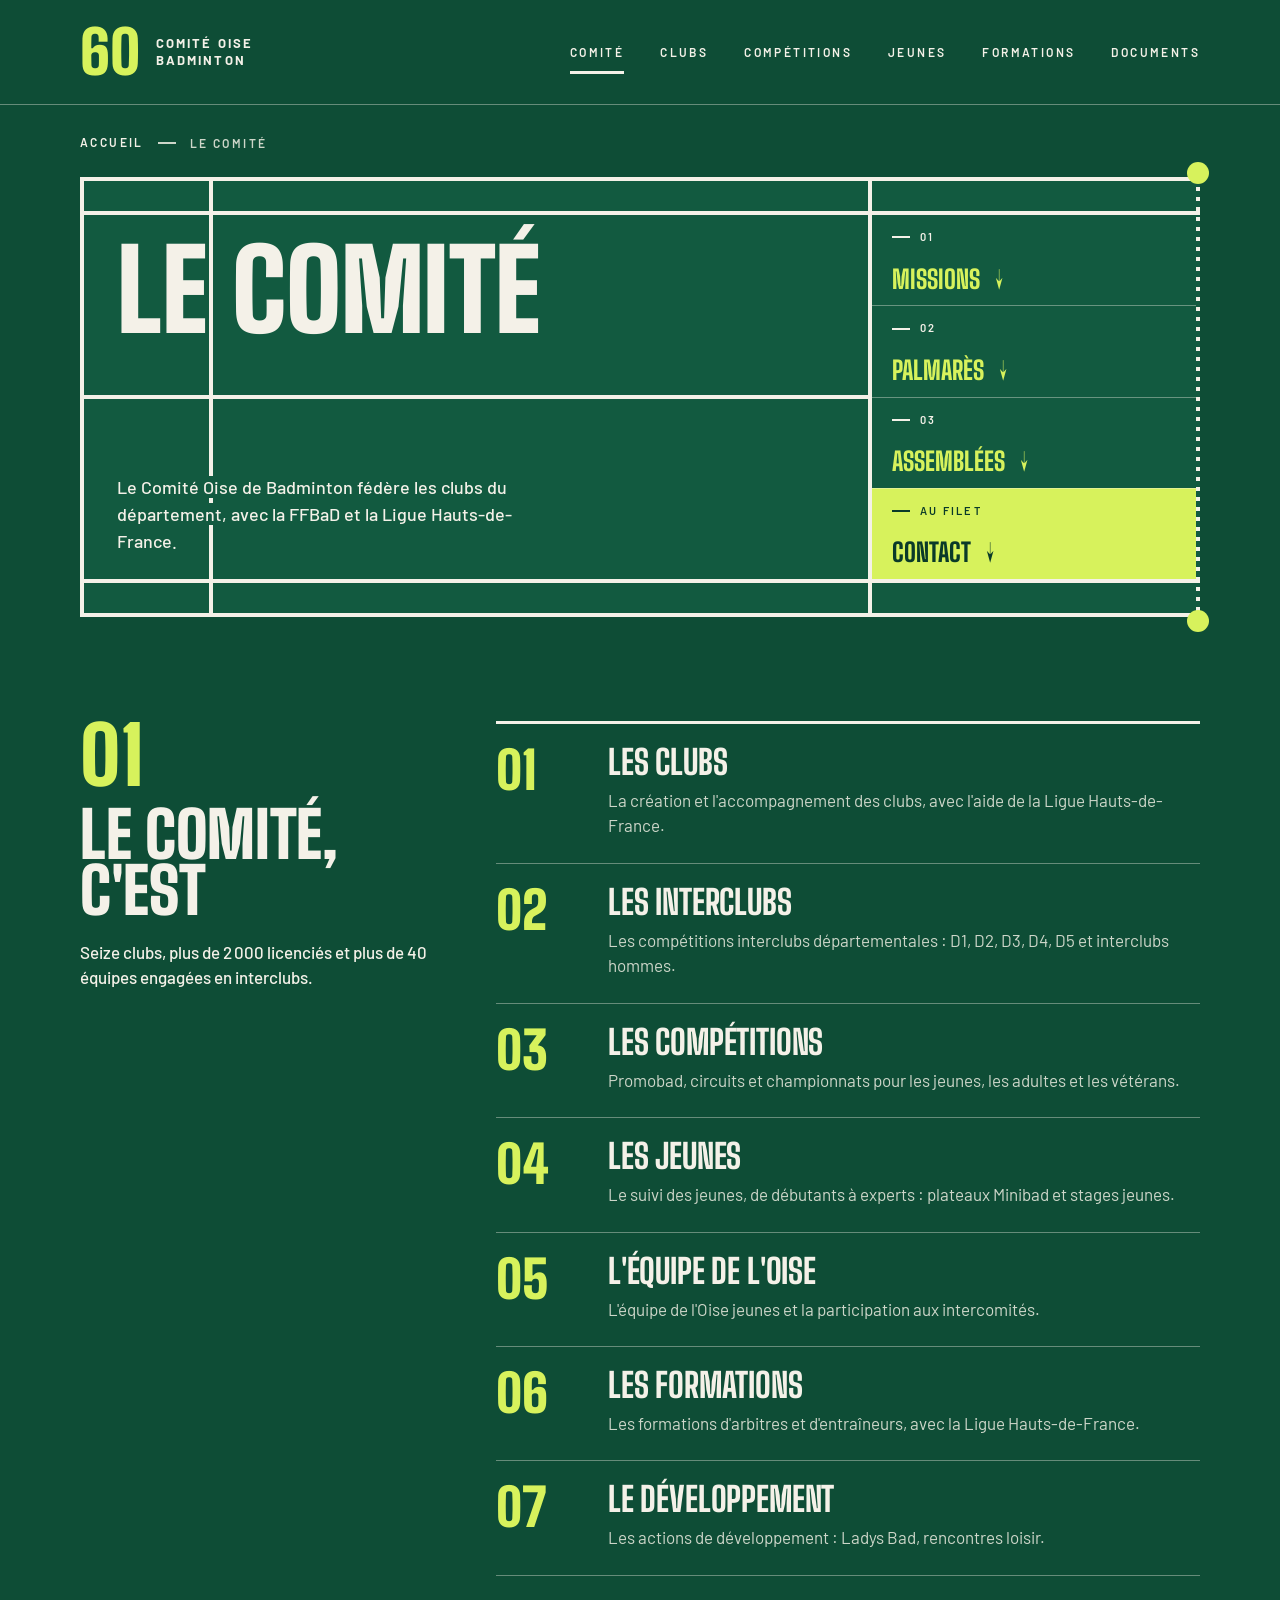
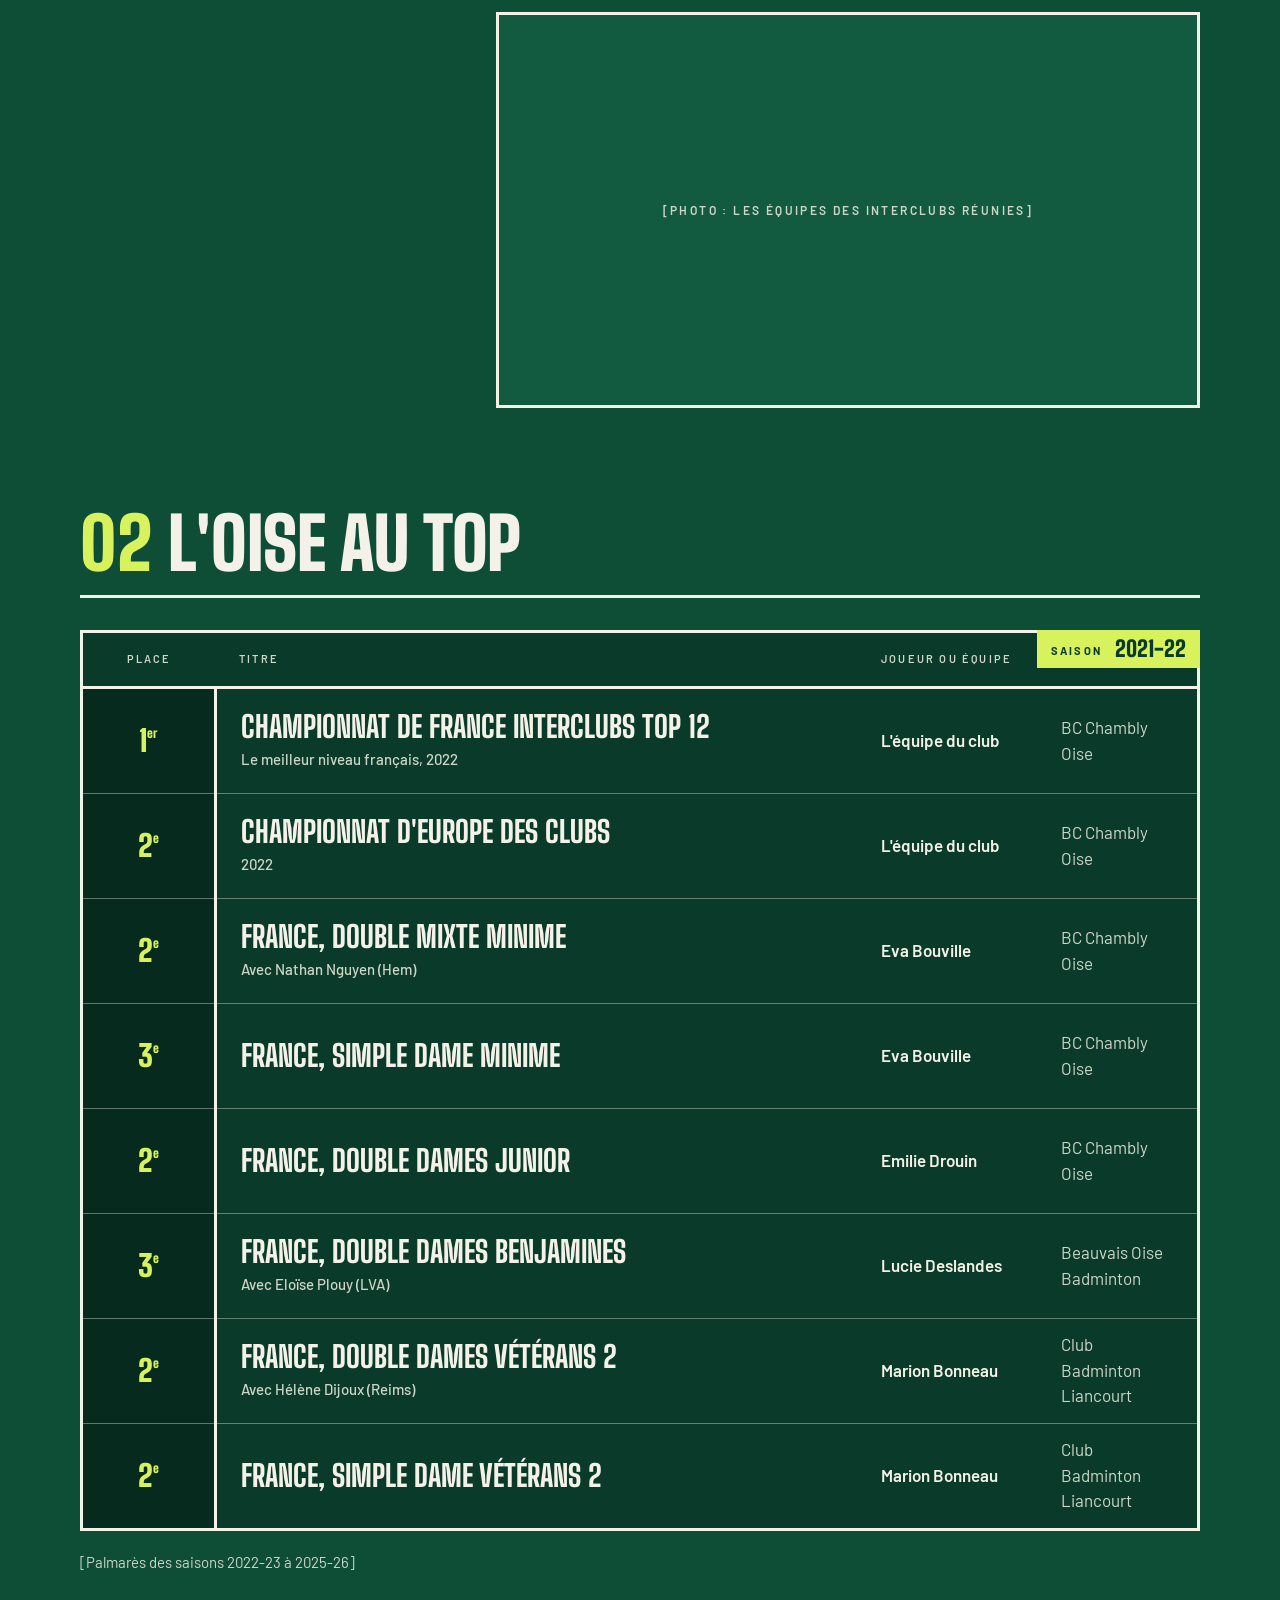
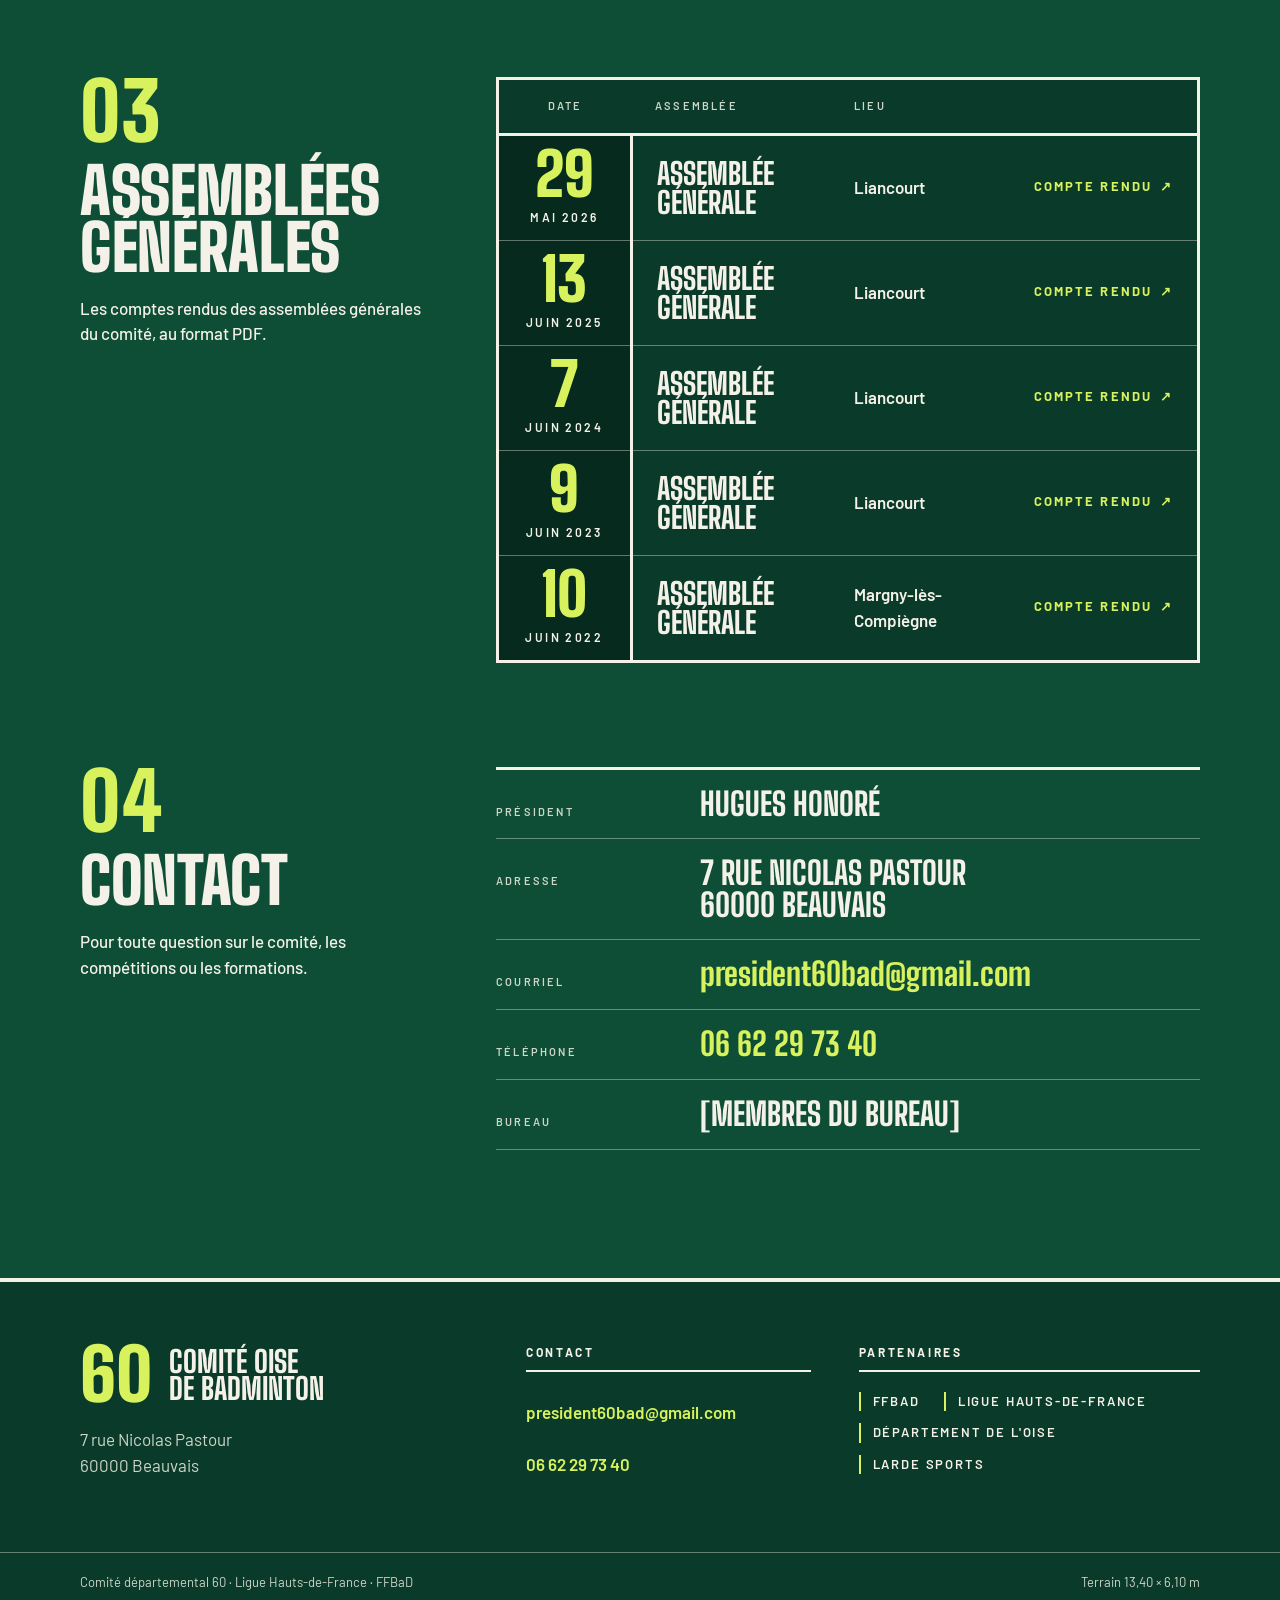
<file: comite/index.html>
<!DOCTYPE html>
<html lang="fr" class="no-js">
<head>
  <meta charset="utf-8">
  <meta name="viewport" content="width=device-width, initial-scale=1">
  <title>Le comité | Comité Oise de Badminton</title>
  <meta name="description" content="Missions, palmarès, assemblées générales et contact du Comité Oise de Badminton.">
  <meta name="theme-color" content="#0E4D36">
  <link rel="preconnect" href="https://fonts.googleapis.com">
  <link rel="preconnect" href="https://fonts.gstatic.com" crossorigin>
  <link rel="stylesheet" href="https://fonts.googleapis.com/css2?family=Big+Shoulders+Display:wght@800;900&family=Barlow:wght@400;500;600;700&display=swap">
  <link rel="stylesheet" href="../css/style.css">
  <script>document.documentElement.className = document.documentElement.className.replace('no-js', 'js');</script>
  <script src="../js/main.js" defer></script>
</head>
<body>

  <a class="skip" href="#contenu">Aller au contenu</a>

  <header class="site-header">
    <div class="wrap header-inner">
      <a class="brand" href="../index.html">
        <span class="brand-num">60</span>
        <span class="brand-name">Comité Oise<br>Badminton</span>
      </a>

      <button class="nav-toggle" type="button" aria-expanded="false" aria-controls="nav-principale">
        <span class="nav-toggle-open">Menu</span>
        <span class="nav-toggle-close">Fermer</span>
      </button>

      <nav class="nav" id="nav-principale" aria-label="Navigation principale">
        <ul>
          <li><a href="../comite/index.html" aria-current="page">Comité</a></li>
          <li><a href="../clubs/index.html">Clubs</a></li>
          <li><a href="../competitions/index.html">Compétitions</a></li>
          <li><a href="../jeunes/index.html">Jeunes</a></li>
          <li><a href="../formations/index.html">Formations</a></li>
          <li><a href="../documents/index.html">Documents</a></li>
        </ul>
      </nav>
    </div>
  </header>

  <main id="contenu">

    <section class="page-head wrap" aria-labelledby="titre-page">
      <nav class="crumbs" aria-label="Fil d'Ariane">
        <ol>
          <li><a href="../index.html">Accueil</a></li>
          <li aria-current="page">Le comité</li>
        </ol>
      </nav>

      <div class="half">
        <div class="lines" aria-hidden="true">
          <i class="ln hl-lsd"></i>
          <i class="ln hl-ssl"></i>
          <i class="ln hl-sgl-a"></i>
          <i class="ln hl-sgl-b"></i>
          <i class="ln hl-ctr"></i>
          <i class="ln hl-net"></i>
          <i class="post post-a"></i>
          <i class="post post-b"></i>
        </div>

        <div class="half-main">
          <h1 id="titre-page">Le comité</h1>
          <p class="lede"><span>Le Comité Oise de Badminton fédère les clubs du département, avec la FFBaD et la Ligue Hauts-de-France.</span></p>
        </div>

        <nav class="half-zones" aria-label="Rubriques">
        <a class="hz" href="#missions">
          <span class="zone-label">01</span>
          <span class="hz-cta">Missions <span class="arrow arrow--down" aria-hidden="true">→</span></span>
        </a>
        <a class="hz" href="#palmares">
          <span class="zone-label">02</span>
          <span class="hz-cta">Palmarès <span class="arrow arrow--down" aria-hidden="true">→</span></span>
        </a>
        <a class="hz" href="#ag">
          <span class="zone-label">03</span>
          <span class="hz-cta">Assemblées <span class="arrow arrow--down" aria-hidden="true">→</span></span>
        </a>
        <a class="hz hz--accent" href="#contact">
          <span class="zone-label">Au filet</span>
          <span class="hz-cta">Contact <span class="arrow arrow--down" aria-hidden="true">→</span></span>
        </a>
        </nav>
      </div>
    </section>

    <section class="block wrap" id="missions" aria-labelledby="titre-missions">
      <div class="split">
        <div class="split-head">
          <span class="sec-num" aria-hidden="true">01</span>
          <h2 id="titre-missions">Le comité, c'est</h2>
          <p>Seize clubs, plus de 2&#8239;000 licenciés et plus de 40 équipes engagées en interclubs.</p>
        </div>
        <div class="split-body">
      <ol class="numlist">
        <li><span class="n" aria-hidden="true">01</span><div><h3>Les clubs</h3><p>La création et l'accompagnement des clubs, avec l'aide de la Ligue Hauts-de-France.</p></div></li>
        <li><span class="n" aria-hidden="true">02</span><div><h3>Les interclubs</h3><p>Les compétitions interclubs départementales&nbsp;: D1, D2, D3, D4, D5 et interclubs hommes.</p></div></li>
        <li><span class="n" aria-hidden="true">03</span><div><h3>Les compétitions</h3><p>Promobad, circuits et championnats pour les jeunes, les adultes et les vétérans.</p></div></li>
        <li><span class="n" aria-hidden="true">04</span><div><h3>Les jeunes</h3><p>Le suivi des jeunes, de débutants à experts&nbsp;: plateaux Minibad et stages jeunes.</p></div></li>
        <li><span class="n" aria-hidden="true">05</span><div><h3>L'équipe de l'Oise</h3><p>L'équipe de l'Oise jeunes et la participation aux intercomités.</p></div></li>
        <li><span class="n" aria-hidden="true">06</span><div><h3>Les formations</h3><p>Les formations d'arbitres et d'entraîneurs, avec la Ligue Hauts-de-France.</p></div></li>
        <li><span class="n" aria-hidden="true">07</span><div><h3>Le développement</h3><p>Les actions de développement&nbsp;: Ladys Bad, rencontres loisir.</p></div></li>
      </ol>
      <div class="slot slot--photo"><span>[Photo : les équipes des interclubs réunies]</span></div>
        </div>
      </div>
    </section>

    <section class="block wrap" id="palmares" aria-labelledby="titre-palmares">
      <div class="section-head">
        <h2 id="titre-palmares"><span class="num" aria-hidden="true">02</span> L'Oise au top</h2>
      </div>
      <div class="board">
        <p class="board-tag"><span>Saison</span> 2021-22</p>
        <table role="table" aria-label="Palmarès de la saison 2021-22">
          <thead role="rowgroup">
            <tr role="row">
              <th role="columnheader" scope="col">Place</th>
              <th role="columnheader" scope="col">Titre</th>
              <th role="columnheader" scope="col">Joueur ou équipe</th>
              <th role="columnheader" scope="col">Club</th>
            </tr>
          </thead>
          <tbody role="rowgroup">
            <tr role="row">
              <td role="cell" class="date"><span class="date-tbd"><b>1<sup>er</sup></b></span></td><td role="cell" class="comp">Championnat de France interclubs TOP 12<small>Le meilleur niveau français, 2022</small></td><td role="cell" class="lieu">L'équipe du club</td><td role="cell" class="cat">BC Chambly Oise</td>
            </tr>
            <tr role="row">
              <td role="cell" class="date"><span class="date-tbd"><b>2<sup>e</sup></b></span></td><td role="cell" class="comp">Championnat d'Europe des clubs<small>2022</small></td><td role="cell" class="lieu">L'équipe du club</td><td role="cell" class="cat">BC Chambly Oise</td>
            </tr>
            <tr role="row">
              <td role="cell" class="date"><span class="date-tbd"><b>2<sup>e</sup></b></span></td><td role="cell" class="comp">France, double mixte minime<small>Avec Nathan Nguyen (Hem)</small></td><td role="cell" class="lieu">Eva Bouville</td><td role="cell" class="cat">BC Chambly Oise</td>
            </tr>
            <tr role="row">
              <td role="cell" class="date"><span class="date-tbd"><b>3<sup>e</sup></b></span></td><td role="cell" class="comp">France, simple dame minime</td><td role="cell" class="lieu">Eva Bouville</td><td role="cell" class="cat">BC Chambly Oise</td>
            </tr>
            <tr role="row">
              <td role="cell" class="date"><span class="date-tbd"><b>2<sup>e</sup></b></span></td><td role="cell" class="comp">France, double dames junior</td><td role="cell" class="lieu">Emilie Drouin</td><td role="cell" class="cat">BC Chambly Oise</td>
            </tr>
            <tr role="row">
              <td role="cell" class="date"><span class="date-tbd"><b>3<sup>e</sup></b></span></td><td role="cell" class="comp">France, double dames benjamines<small>Avec Eloïse Plouy (LVA)</small></td><td role="cell" class="lieu">Lucie Deslandes</td><td role="cell" class="cat">Beauvais Oise Badminton</td>
            </tr>
            <tr role="row">
              <td role="cell" class="date"><span class="date-tbd"><b>2<sup>e</sup></b></span></td><td role="cell" class="comp">France, double dames vétérans 2<small>Avec Hélène Dijoux (Reims)</small></td><td role="cell" class="lieu">Marion Bonneau</td><td role="cell" class="cat">Club Badminton Liancourt</td>
            </tr>
            <tr role="row">
              <td role="cell" class="date"><span class="date-tbd"><b>2<sup>e</sup></b></span></td><td role="cell" class="comp">France, simple dame vétérans 2</td><td role="cell" class="lieu">Marion Bonneau</td><td role="cell" class="cat">Club Badminton Liancourt</td>
            </tr>
          </tbody>
        </table>
      </div>
      <div class="board-foot">
        <p class="note">[Palmarès des saisons 2022-23 à 2025-26]</p>
      </div>
    </section>

    <section class="block wrap" id="ag" aria-labelledby="titre-ag">
      <div class="split">
        <div class="split-head">
          <span class="sec-num" aria-hidden="true">03</span>
          <h2 id="titre-ag">Assemblées générales</h2>
          <p>Les comptes rendus des assemblées générales du comité, au format PDF.</p>
        </div>
        <div class="split-body">
      <div class="board">
        <table role="table" aria-label="Assemblées générales">
          <thead role="rowgroup">
            <tr role="row">
              <th role="columnheader" scope="col">Date</th>
              <th role="columnheader" scope="col">Assemblée</th>
              <th role="columnheader" scope="col">Lieu</th>
              <th role="columnheader" scope="col"><span class="visually-hidden">Lien</span></th>
            </tr>
          </thead>
          <tbody role="rowgroup">
            <tr role="row">
              <td role="cell" class="date"><time datetime="2026-05-29"><b>29</b><span class="mois">mai 2026</span></time></td><td role="cell" class="comp">Assemblée générale</td><td role="cell" class="lieu">Liancourt</td><td role="cell" class="insc"><a class="link-arrow" href="https://04946404-1eca-4499-abea-a94ae544322c.filesusr.com/ugd/301ffc_b92dec11c05d41a5beb86506461e2e9e.pdf">Compte rendu <span class="arrow" aria-hidden="true">↗</span></a></td>
            </tr>
            <tr role="row">
              <td role="cell" class="date"><time datetime="2025-06-13"><b>13</b><span class="mois">juin 2025</span></time></td><td role="cell" class="comp">Assemblée générale</td><td role="cell" class="lieu">Liancourt</td><td role="cell" class="insc"><a class="link-arrow" href="https://04946404-1eca-4499-abea-a94ae544322c.filesusr.com/ugd/301ffc_1b614c9e5ace4618b6b393f7a4ee86be.pdf">Compte rendu <span class="arrow" aria-hidden="true">↗</span></a></td>
            </tr>
            <tr role="row">
              <td role="cell" class="date"><time datetime="2024-06-07"><b>7</b><span class="mois">juin 2024</span></time></td><td role="cell" class="comp">Assemblée générale</td><td role="cell" class="lieu">Liancourt</td><td role="cell" class="insc"><a class="link-arrow" href="https://04946404-1eca-4499-abea-a94ae544322c.filesusr.com/ugd/301ffc_970fefd4eef34e09807c1a4aa93c0001.pdf">Compte rendu <span class="arrow" aria-hidden="true">↗</span></a></td>
            </tr>
            <tr role="row">
              <td role="cell" class="date"><time datetime="2023-06-09"><b>9</b><span class="mois">juin 2023</span></time></td><td role="cell" class="comp">Assemblée générale</td><td role="cell" class="lieu">Liancourt</td><td role="cell" class="insc"><a class="link-arrow" href="https://04946404-1eca-4499-abea-a94ae544322c.filesusr.com/ugd/301ffc_09f758761fa9468e9513db532a7f8900.pdf">Compte rendu <span class="arrow" aria-hidden="true">↗</span></a></td>
            </tr>
            <tr role="row">
              <td role="cell" class="date"><time datetime="2022-06-10"><b>10</b><span class="mois">juin 2022</span></time></td><td role="cell" class="comp">Assemblée générale</td><td role="cell" class="lieu">Margny-lès-Compiègne</td><td role="cell" class="insc"><a class="link-arrow" href="https://04946404-1eca-4499-abea-a94ae544322c.filesusr.com/ugd/301ffc_4b88192ec0994a75a1913ba105293999.pdf">Compte rendu <span class="arrow" aria-hidden="true">↗</span></a></td>
            </tr>
          </tbody>
        </table>
      </div>
        </div>
      </div>
    </section>

    <section class="block wrap" id="contact" aria-labelledby="titre-contact">
      <div class="split">
        <div class="split-head">
          <span class="sec-num" aria-hidden="true">04</span>
          <h2 id="titre-contact">Contact</h2>
          <p>Pour toute question sur le comité, les compétitions ou les formations.</p>
        </div>
        <div class="split-body">
      <dl class="contact">
        <div><dt>Président</dt><dd>Hugues Honoré</dd></div>
        <div><dt>Adresse</dt><dd>7 rue Nicolas Pastour<br>60000 Beauvais</dd></div>
        <div><dt>Courriel</dt><dd><a href="mailto:president60bad@gmail.com">president60bad@gmail.com</a></dd></div>
        <div><dt>Téléphone</dt><dd><a href="tel:+33662297340">06 62 29 73 40</a></dd></div>
        <div><dt>Bureau</dt><dd>[Membres du bureau]</dd></div>
      </dl>
        </div>
      </div>
    </section>
  </main>

  <!-- ================= PIED DE PAGE ================= -->
  <footer class="site-footer">
    <div class="wrap footer-grid">
      <div class="footer-id">
        <p class="footer-brand"><span class="brand-num">60</span><span>Comité Oise<br>de Badminton</span></p>
        <address>7 rue Nicolas Pastour<br>60000 Beauvais</address>
      </div>

      <div class="footer-contact">
        <h2>Contact</h2>
        <ul>
          <li><a href="mailto:president60bad@gmail.com">president60bad@gmail.com</a></li>
          <li><a href="tel:+33662297340">06 62 29 73 40</a></li>
        </ul>
      </div>

      <div class="footer-partners">
        <h2>Partenaires</h2>
        <ul>
          <li>FFBaD</li>
          <li>Ligue Hauts-de-France</li>
          <li>Département de l'Oise</li>
          <li>Larde Sports</li>
        </ul>
      </div>
    </div>

    <div class="wrap footer-bottom">
      <p>Comité départemental 60 · Ligue Hauts-de-France · FFBaD</p>
      <p>Terrain 13,40 × 6,10 m</p>
    </div>
  </footer>

</body>
</html>
</file>
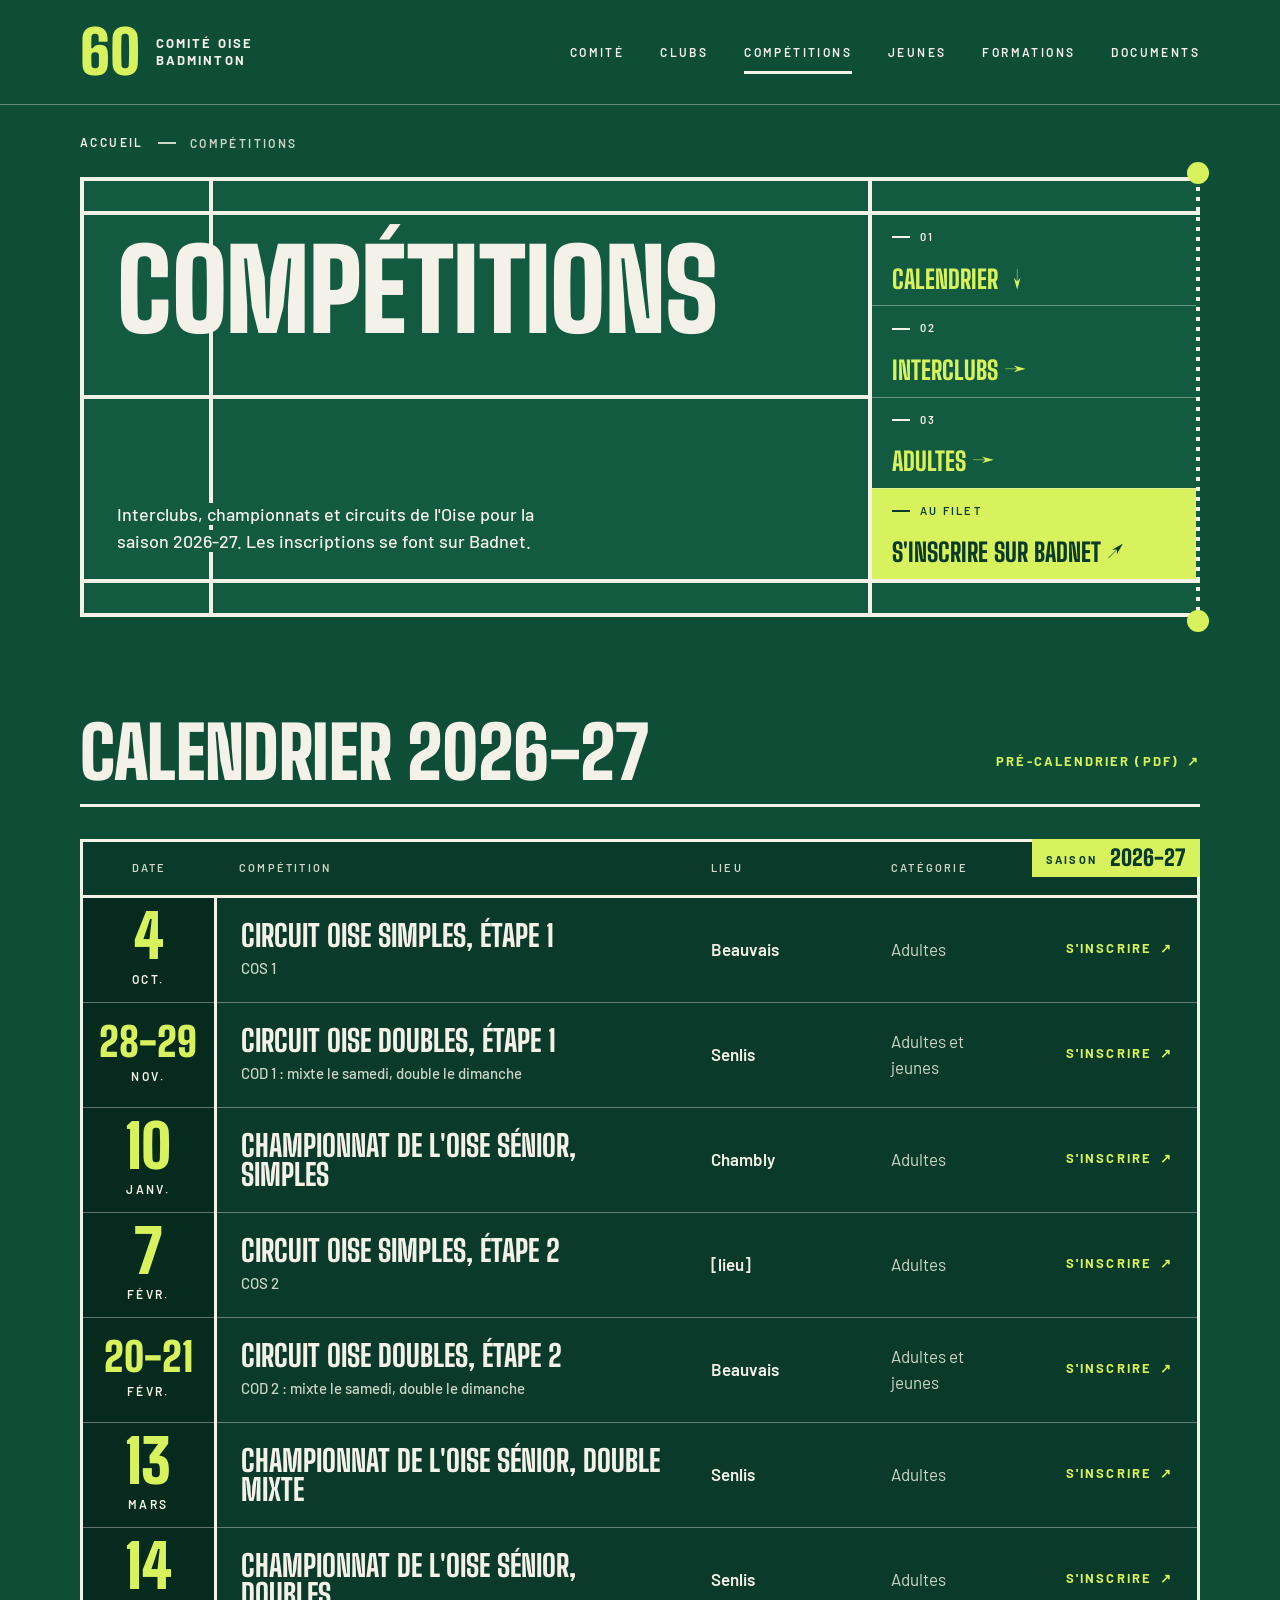
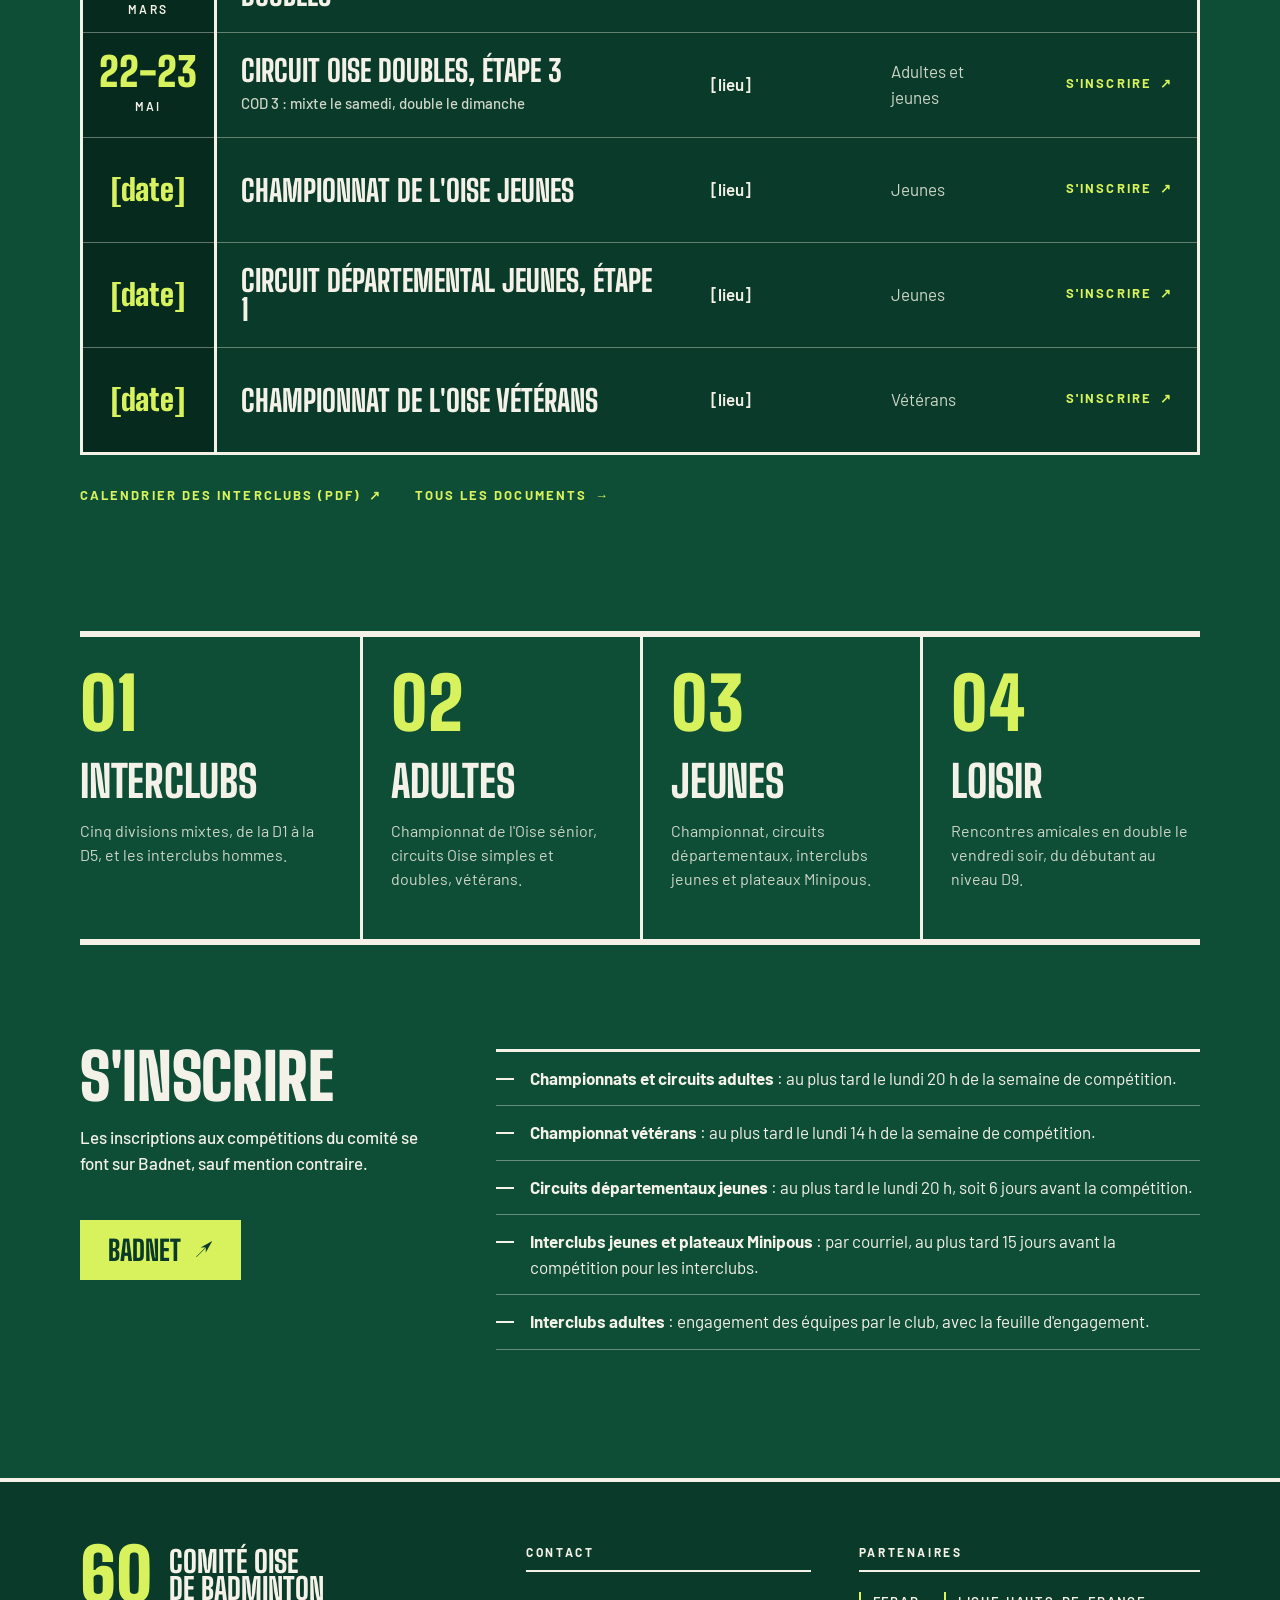
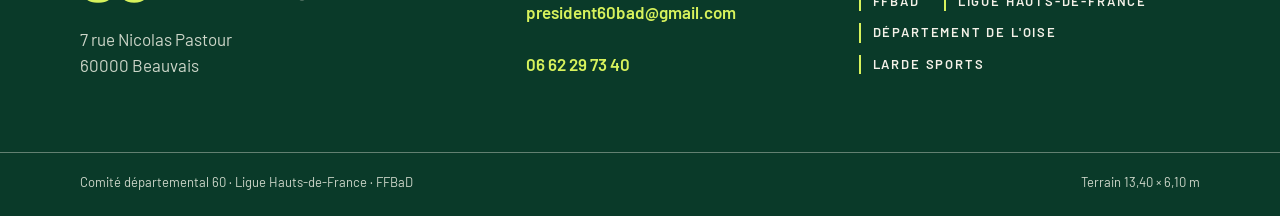
<file: competitions/index.html>
<!DOCTYPE html>
<html lang="fr" class="no-js">
<head>
  <meta charset="utf-8">
  <meta name="viewport" content="width=device-width, initial-scale=1">
  <title>Compétitions | Comité Oise de Badminton</title>
  <meta name="description" content="Calendrier 2026-27 des compétitions de badminton dans l&#x27;Oise : interclubs, championnats, circuits adultes et jeunes.">
  <meta name="theme-color" content="#0E4D36">
  <link rel="preconnect" href="https://fonts.googleapis.com">
  <link rel="preconnect" href="https://fonts.gstatic.com" crossorigin>
  <link rel="stylesheet" href="https://fonts.googleapis.com/css2?family=Big+Shoulders+Display:wght@800;900&family=Barlow:wght@400;500;600;700&display=swap">
  <link rel="stylesheet" href="../css/style.css">
  <script>document.documentElement.className = document.documentElement.className.replace('no-js', 'js');</script>
  <script src="../js/main.js" defer></script>
</head>
<body>

  <a class="skip" href="#contenu">Aller au contenu</a>

  <header class="site-header">
    <div class="wrap header-inner">
      <a class="brand" href="../index.html">
        <span class="brand-num">60</span>
        <span class="brand-name">Comité Oise<br>Badminton</span>
      </a>

      <button class="nav-toggle" type="button" aria-expanded="false" aria-controls="nav-principale">
        <span class="nav-toggle-open">Menu</span>
        <span class="nav-toggle-close">Fermer</span>
      </button>

      <nav class="nav" id="nav-principale" aria-label="Navigation principale">
        <ul>
          <li><a href="../comite/index.html">Comité</a></li>
          <li><a href="../clubs/index.html">Clubs</a></li>
          <li><a href="../competitions/index.html" aria-current="page">Compétitions</a></li>
          <li><a href="../jeunes/index.html">Jeunes</a></li>
          <li><a href="../formations/index.html">Formations</a></li>
          <li><a href="../documents/index.html">Documents</a></li>
        </ul>
      </nav>
    </div>
  </header>

  <main id="contenu">

    <section class="page-head wrap" aria-labelledby="titre-page">
      <nav class="crumbs" aria-label="Fil d'Ariane">
        <ol>
          <li><a href="../index.html">Accueil</a></li>
          <li aria-current="page">Compétitions</li>
        </ol>
      </nav>

      <div class="half">
        <div class="lines" aria-hidden="true">
          <i class="ln hl-lsd"></i>
          <i class="ln hl-ssl"></i>
          <i class="ln hl-sgl-a"></i>
          <i class="ln hl-sgl-b"></i>
          <i class="ln hl-ctr"></i>
          <i class="ln hl-net"></i>
          <i class="post post-a"></i>
          <i class="post post-b"></i>
        </div>

        <div class="half-main">
          <h1 id="titre-page">Compétitions</h1>
          <p class="lede"><span>Interclubs, championnats et circuits de l'Oise pour la saison 2026-27. Les inscriptions se font sur Badnet.</span></p>
        </div>

        <nav class="half-zones" aria-label="Rubriques">
        <a class="hz" href="#calendrier">
          <span class="zone-label">01</span>
          <span class="hz-cta">Calendrier <span class="arrow arrow--down" aria-hidden="true">→</span></span>
        </a>
        <a class="hz" href="interclubs.html">
          <span class="zone-label">02</span>
          <span class="hz-cta">Interclubs <span class="arrow" aria-hidden="true">→</span></span>
        </a>
        <a class="hz" href="adultes.html">
          <span class="zone-label">03</span>
          <span class="hz-cta">Adultes <span class="arrow" aria-hidden="true">→</span></span>
        </a>
        <a class="hz hz--accent" href="https://badnet.fr/">
          <span class="zone-label">Au filet</span>
          <span class="hz-cta">S'inscrire sur Badnet <span class="arrow" aria-hidden="true">↗</span></span>
        </a>
        </nav>
      </div>
    </section>

    <section class="block wrap" id="calendrier" aria-labelledby="titre-calendrier">
      <div class="section-head">
        <h2 id="titre-calendrier">Calendrier 2026-27</h2>
        <a class="link-arrow" href="https://04946404-1eca-4499-abea-a94ae544322c.filesusr.com/ugd/301ffc_0a3d8d0d12614dd69f594c44d5abc64f.pdf">Pré-calendrier (PDF) <span class="arrow" aria-hidden="true">↗</span></a>
      </div>
      <div class="board">
        <p class="board-tag"><span>Saison</span> 2026-27</p>
        <table role="table" aria-label="Calendrier des compétitions 2026-27">
          <thead role="rowgroup">
            <tr role="row">
              <th role="columnheader" scope="col">Date</th>
              <th role="columnheader" scope="col">Compétition</th>
              <th role="columnheader" scope="col">Lieu</th>
              <th role="columnheader" scope="col">Catégorie</th>
              <th role="columnheader" scope="col"><span class="visually-hidden">Lien</span></th>
            </tr>
          </thead>
          <tbody role="rowgroup">
            <tr role="row">
              <td role="cell" class="date"><time datetime="2026-10-04"><b>4</b><span class="mois">oct.</span></time></td><td role="cell" class="comp">Circuit Oise simples, étape 1<small>COS 1</small></td><td role="cell" class="lieu">Beauvais</td><td role="cell" class="cat">Adultes</td><td role="cell" class="insc"><a class="link-arrow" href="https://badnet.fr/">S'inscrire <span class="arrow" aria-hidden="true">↗</span></a></td>
            </tr>
            <tr role="row">
              <td role="cell" class="date"><time datetime="2026-11-28"><b class="range">28-29</b><span class="mois">nov.</span></time></td><td role="cell" class="comp">Circuit Oise doubles, étape 1<small>COD 1 : mixte le samedi, double le dimanche</small></td><td role="cell" class="lieu">Senlis</td><td role="cell" class="cat">Adultes et jeunes</td><td role="cell" class="insc"><a class="link-arrow" href="https://badnet.fr/">S'inscrire <span class="arrow" aria-hidden="true">↗</span></a></td>
            </tr>
            <tr role="row">
              <td role="cell" class="date"><time datetime="2027-01-10"><b>10</b><span class="mois">janv.</span></time></td><td role="cell" class="comp">Championnat de l'Oise sénior, simples</td><td role="cell" class="lieu">Chambly</td><td role="cell" class="cat">Adultes</td><td role="cell" class="insc"><a class="link-arrow" href="https://badnet.fr/">S'inscrire <span class="arrow" aria-hidden="true">↗</span></a></td>
            </tr>
            <tr role="row">
              <td role="cell" class="date"><time datetime="2027-02-07"><b>7</b><span class="mois">févr.</span></time></td><td role="cell" class="comp">Circuit Oise simples, étape 2<small>COS 2</small></td><td role="cell" class="lieu">[lieu]</td><td role="cell" class="cat">Adultes</td><td role="cell" class="insc"><a class="link-arrow" href="https://badnet.fr/">S'inscrire <span class="arrow" aria-hidden="true">↗</span></a></td>
            </tr>
            <tr role="row">
              <td role="cell" class="date"><time datetime="2027-02-20"><b class="range">20-21</b><span class="mois">févr.</span></time></td><td role="cell" class="comp">Circuit Oise doubles, étape 2<small>COD 2 : mixte le samedi, double le dimanche</small></td><td role="cell" class="lieu">Beauvais</td><td role="cell" class="cat">Adultes et jeunes</td><td role="cell" class="insc"><a class="link-arrow" href="https://badnet.fr/">S'inscrire <span class="arrow" aria-hidden="true">↗</span></a></td>
            </tr>
            <tr role="row">
              <td role="cell" class="date"><time datetime="2027-03-13"><b>13</b><span class="mois">mars</span></time></td><td role="cell" class="comp">Championnat de l'Oise sénior, double mixte</td><td role="cell" class="lieu">Senlis</td><td role="cell" class="cat">Adultes</td><td role="cell" class="insc"><a class="link-arrow" href="https://badnet.fr/">S'inscrire <span class="arrow" aria-hidden="true">↗</span></a></td>
            </tr>
            <tr role="row">
              <td role="cell" class="date"><time datetime="2027-03-14"><b>14</b><span class="mois">mars</span></time></td><td role="cell" class="comp">Championnat de l'Oise sénior, doubles</td><td role="cell" class="lieu">Senlis</td><td role="cell" class="cat">Adultes</td><td role="cell" class="insc"><a class="link-arrow" href="https://badnet.fr/">S'inscrire <span class="arrow" aria-hidden="true">↗</span></a></td>
            </tr>
            <tr role="row">
              <td role="cell" class="date"><time datetime="2027-05-22"><b class="range">22-23</b><span class="mois">mai</span></time></td><td role="cell" class="comp">Circuit Oise doubles, étape 3<small>COD 3 : mixte le samedi, double le dimanche</small></td><td role="cell" class="lieu">[lieu]</td><td role="cell" class="cat">Adultes et jeunes</td><td role="cell" class="insc"><a class="link-arrow" href="https://badnet.fr/">S'inscrire <span class="arrow" aria-hidden="true">↗</span></a></td>
            </tr>
            <tr role="row">
              <td role="cell" class="date"><span class="date-tbd"><b>[date]</b></span></td><td role="cell" class="comp">Championnat de l'Oise jeunes</td><td role="cell" class="lieu">[lieu]</td><td role="cell" class="cat">Jeunes</td><td role="cell" class="insc"><a class="link-arrow" href="https://badnet.fr/">S'inscrire <span class="arrow" aria-hidden="true">↗</span></a></td>
            </tr>
            <tr role="row">
              <td role="cell" class="date"><span class="date-tbd"><b>[date]</b></span></td><td role="cell" class="comp">Circuit départemental jeunes, étape 1</td><td role="cell" class="lieu">[lieu]</td><td role="cell" class="cat">Jeunes</td><td role="cell" class="insc"><a class="link-arrow" href="https://badnet.fr/">S'inscrire <span class="arrow" aria-hidden="true">↗</span></a></td>
            </tr>
            <tr role="row">
              <td role="cell" class="date"><span class="date-tbd"><b>[date]</b></span></td><td role="cell" class="comp">Championnat de l'Oise vétérans</td><td role="cell" class="lieu">[lieu]</td><td role="cell" class="cat">Vétérans</td><td role="cell" class="insc"><a class="link-arrow" href="https://badnet.fr/">S'inscrire <span class="arrow" aria-hidden="true">↗</span></a></td>
            </tr>
          </tbody>
        </table>
      </div>
      <div class="board-foot">
        <a class="link-arrow" href="https://04946404-1eca-4499-abea-a94ae544322c.filesusr.com/ugd/301ffc_f38045aa8d624a41b24a34520b768c20.pdf">Calendrier des interclubs (PDF) <span class="arrow" aria-hidden="true">↗</span></a>
        <a class="link-arrow" href="../documents/index.html">Tous les documents <span class="arrow" aria-hidden="true">→</span></a>
      </div>
    </section>

    <section class="couloirs wrap" aria-label="Les familles de compétitions">
      <ol class="lanes">
        <li class="lane">
          <span class="lane-num" aria-hidden="true">01</span>
          <h2><a href="interclubs.html">Interclubs</a></h2>
          <p>Cinq divisions mixtes, de la D1 à la D5, et les interclubs hommes.</p>
        </li>
        <li class="lane">
          <span class="lane-num" aria-hidden="true">02</span>
          <h2><a href="adultes.html">Adultes</a></h2>
          <p>Championnat de l'Oise sénior, circuits Oise simples et doubles, vétérans.</p>
        </li>
        <li class="lane">
          <span class="lane-num" aria-hidden="true">03</span>
          <h2><a href="../jeunes/index.html">Jeunes</a></h2>
          <p>Championnat, circuits départementaux, interclubs jeunes et plateaux Minipous.</p>
        </li>
        <li class="lane">
          <span class="lane-num" aria-hidden="true">04</span>
          <h2><a href="adultes.html#loisir">Loisir</a></h2>
          <p>Rencontres amicales en double le vendredi soir, du débutant au niveau D9.</p>
        </li>
      </ol>
    </section>

    <section class="block wrap" id="inscription" aria-labelledby="titre-inscription">
      <div class="split">
        <div class="split-head">
          <h2 id="titre-inscription">S'inscrire</h2>
          <p>Les inscriptions aux compétitions du comité se font sur Badnet, sauf mention contraire.</p>
          <p><a class="btn" href="https://badnet.fr/">Badnet <span class="arrow" aria-hidden="true">↗</span></a></p>
        </div>
        <div class="split-body">
      <ul class="ticks">
        <li><strong>Championnats et circuits adultes</strong> : au plus tard le lundi 20&nbsp;h de la semaine de compétition.</li>
        <li><strong>Championnat vétérans</strong> : au plus tard le lundi 14&nbsp;h de la semaine de compétition.</li>
        <li><strong>Circuits départementaux jeunes</strong> : au plus tard le lundi 20&nbsp;h, soit 6 jours avant la compétition.</li>
        <li><strong>Interclubs jeunes et plateaux Minipous</strong> : par courriel, au plus tard 15 jours avant la compétition pour les interclubs.</li>
        <li><strong>Interclubs adultes</strong> : engagement des équipes par le club, avec la feuille d'engagement.</li>
      </ul>
        </div>
      </div>
    </section>
  </main>

  <!-- ================= PIED DE PAGE ================= -->
  <footer class="site-footer">
    <div class="wrap footer-grid">
      <div class="footer-id">
        <p class="footer-brand"><span class="brand-num">60</span><span>Comité Oise<br>de Badminton</span></p>
        <address>7 rue Nicolas Pastour<br>60000 Beauvais</address>
      </div>

      <div class="footer-contact">
        <h2>Contact</h2>
        <ul>
          <li><a href="mailto:president60bad@gmail.com">president60bad@gmail.com</a></li>
          <li><a href="tel:+33662297340">06 62 29 73 40</a></li>
        </ul>
      </div>

      <div class="footer-partners">
        <h2>Partenaires</h2>
        <ul>
          <li>FFBaD</li>
          <li>Ligue Hauts-de-France</li>
          <li>Département de l'Oise</li>
          <li>Larde Sports</li>
        </ul>
      </div>
    </div>

    <div class="wrap footer-bottom">
      <p>Comité départemental 60 · Ligue Hauts-de-France · FFBaD</p>
      <p>Terrain 13,40 × 6,10 m</p>
    </div>
  </footer>

</body>
</html>
</file>
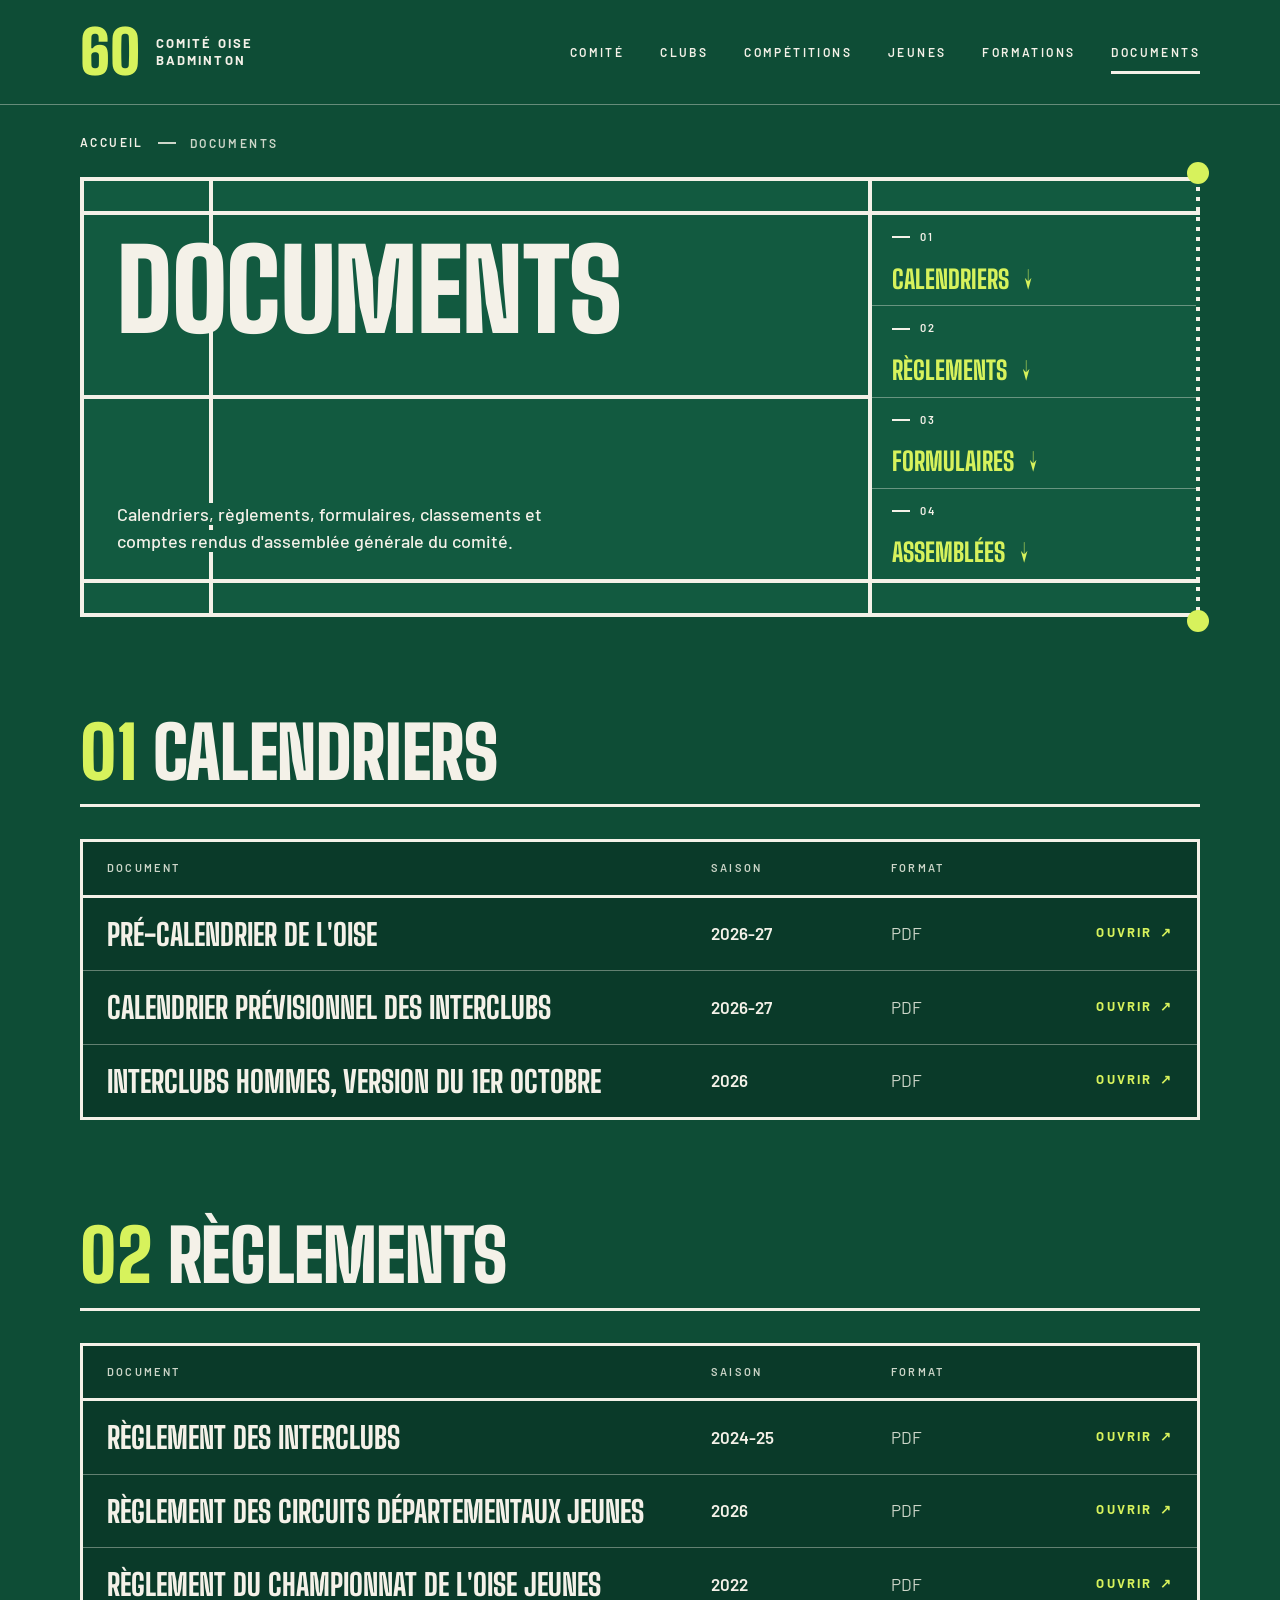
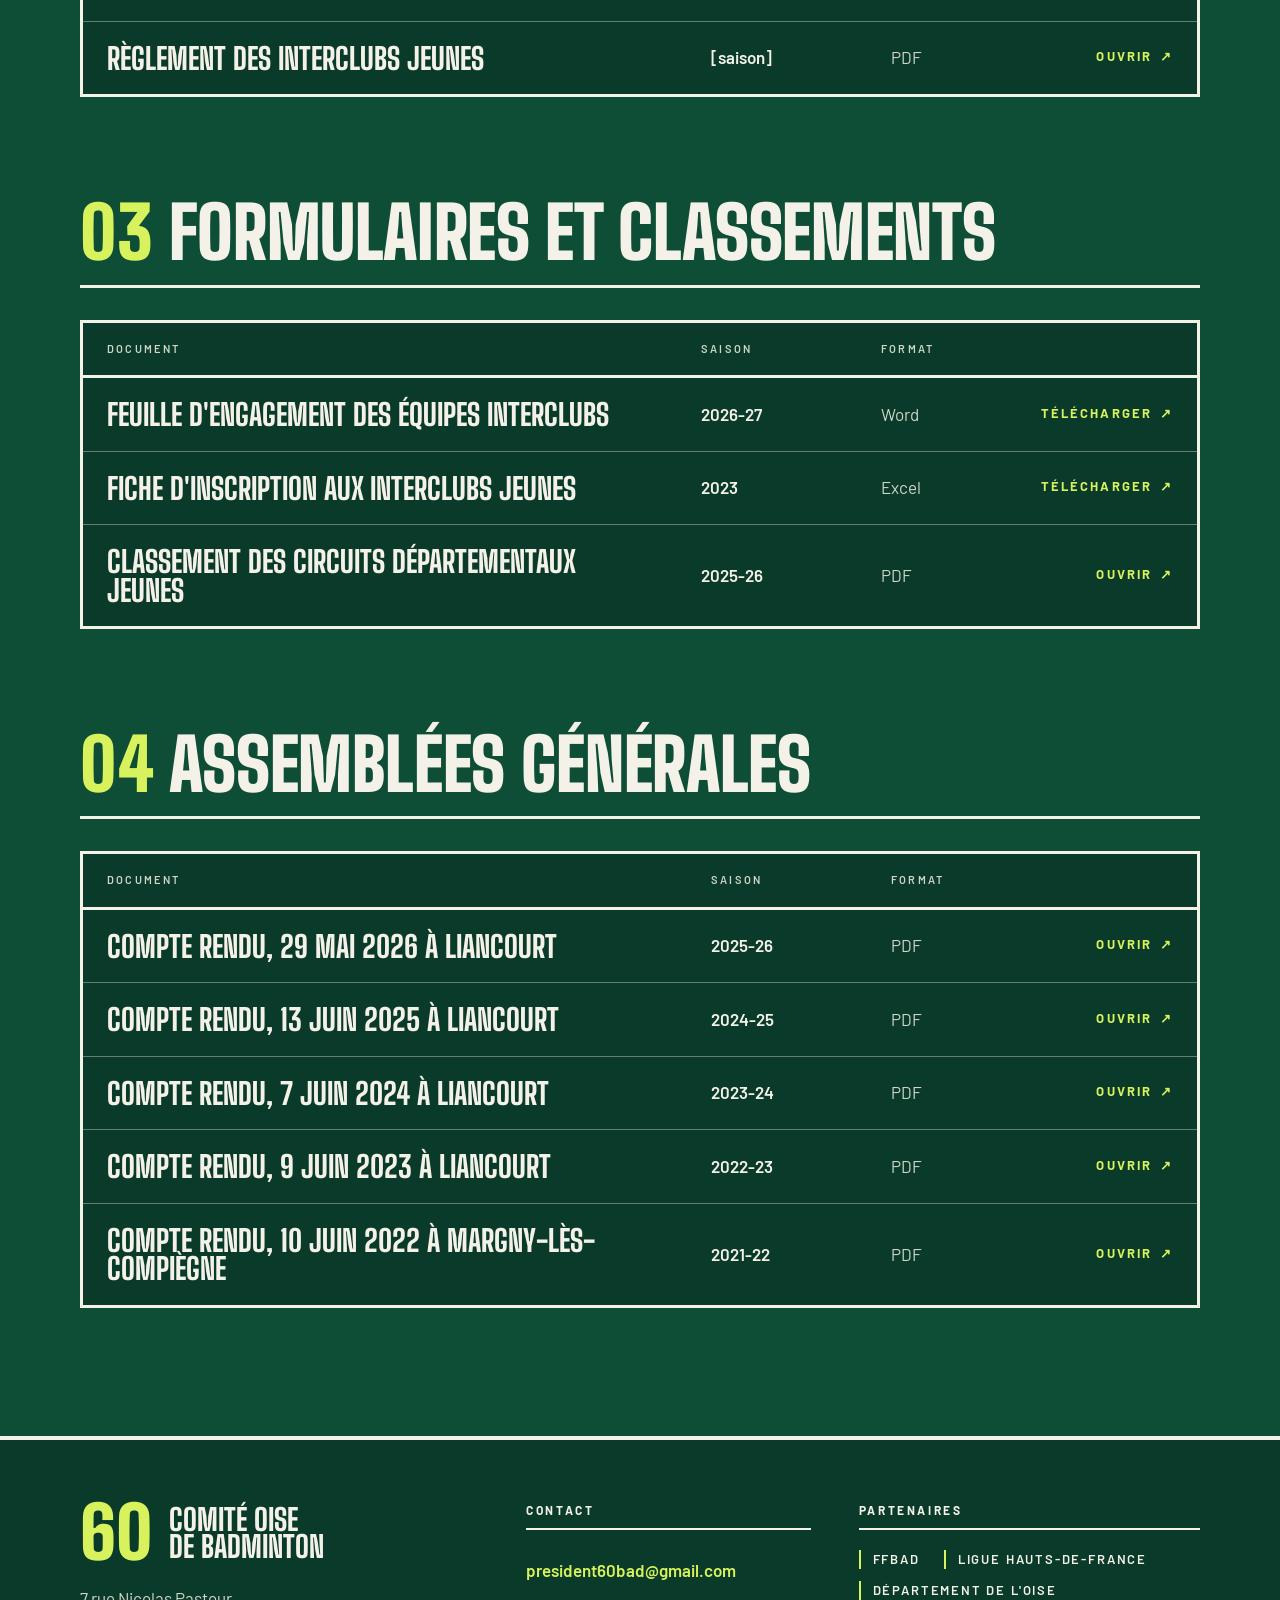
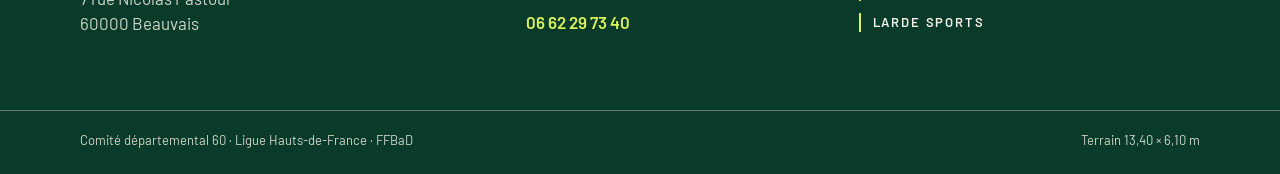
<file: documents/index.html>
<!DOCTYPE html>
<html lang="fr" class="no-js">
<head>
  <meta charset="utf-8">
  <meta name="viewport" content="width=device-width, initial-scale=1">
  <title>Documents | Comité Oise de Badminton</title>
  <meta name="description" content="Calendriers, règlements, formulaires et comptes rendus d&#x27;assemblée générale du Comité Oise de Badminton.">
  <meta name="theme-color" content="#0E4D36">
  <link rel="preconnect" href="https://fonts.googleapis.com">
  <link rel="preconnect" href="https://fonts.gstatic.com" crossorigin>
  <link rel="stylesheet" href="https://fonts.googleapis.com/css2?family=Big+Shoulders+Display:wght@800;900&family=Barlow:wght@400;500;600;700&display=swap">
  <link rel="stylesheet" href="../css/style.css">
  <script>document.documentElement.className = document.documentElement.className.replace('no-js', 'js');</script>
  <script src="../js/main.js" defer></script>
</head>
<body>

  <a class="skip" href="#contenu">Aller au contenu</a>

  <header class="site-header">
    <div class="wrap header-inner">
      <a class="brand" href="../index.html">
        <span class="brand-num">60</span>
        <span class="brand-name">Comité Oise<br>Badminton</span>
      </a>

      <button class="nav-toggle" type="button" aria-expanded="false" aria-controls="nav-principale">
        <span class="nav-toggle-open">Menu</span>
        <span class="nav-toggle-close">Fermer</span>
      </button>

      <nav class="nav" id="nav-principale" aria-label="Navigation principale">
        <ul>
          <li><a href="../comite/index.html">Comité</a></li>
          <li><a href="../clubs/index.html">Clubs</a></li>
          <li><a href="../competitions/index.html">Compétitions</a></li>
          <li><a href="../jeunes/index.html">Jeunes</a></li>
          <li><a href="../formations/index.html">Formations</a></li>
          <li><a href="../documents/index.html" aria-current="page">Documents</a></li>
        </ul>
      </nav>
    </div>
  </header>

  <main id="contenu">

    <section class="page-head wrap" aria-labelledby="titre-page">
      <nav class="crumbs" aria-label="Fil d'Ariane">
        <ol>
          <li><a href="../index.html">Accueil</a></li>
          <li aria-current="page">Documents</li>
        </ol>
      </nav>

      <div class="half">
        <div class="lines" aria-hidden="true">
          <i class="ln hl-lsd"></i>
          <i class="ln hl-ssl"></i>
          <i class="ln hl-sgl-a"></i>
          <i class="ln hl-sgl-b"></i>
          <i class="ln hl-ctr"></i>
          <i class="ln hl-net"></i>
          <i class="post post-a"></i>
          <i class="post post-b"></i>
        </div>

        <div class="half-main">
          <h1 id="titre-page">Documents</h1>
          <p class="lede"><span>Calendriers, règlements, formulaires, classements et comptes rendus d'assemblée générale du comité.</span></p>
        </div>

        <nav class="half-zones" aria-label="Rubriques">
        <a class="hz" href="#calendriers">
          <span class="zone-label">01</span>
          <span class="hz-cta">Calendriers <span class="arrow arrow--down" aria-hidden="true">→</span></span>
        </a>
        <a class="hz" href="#reglements">
          <span class="zone-label">02</span>
          <span class="hz-cta">Règlements <span class="arrow arrow--down" aria-hidden="true">→</span></span>
        </a>
        <a class="hz" href="#formulaires">
          <span class="zone-label">03</span>
          <span class="hz-cta">Formulaires <span class="arrow arrow--down" aria-hidden="true">→</span></span>
        </a>
        <a class="hz" href="#ag">
          <span class="zone-label">04</span>
          <span class="hz-cta">Assemblées <span class="arrow arrow--down" aria-hidden="true">→</span></span>
        </a>
        </nav>
      </div>
    </section>

    <section class="block wrap" id="calendriers" aria-labelledby="titre-calendriers">
      <div class="section-head">
        <h2 id="titre-calendriers"><span class="num" aria-hidden="true">01</span> Calendriers</h2>
      </div>
      <div class="board board--plain">
        <table role="table" aria-label="Calendriers">
          <thead role="rowgroup">
            <tr role="row">
              <th role="columnheader" scope="col">Document</th>
              <th role="columnheader" scope="col">Saison</th>
              <th role="columnheader" scope="col">Format</th>
              <th role="columnheader" scope="col"><span class="visually-hidden">Lien</span></th>
            </tr>
          </thead>
          <tbody role="rowgroup">
            <tr role="row">
              <td role="cell" class="comp">Pré-calendrier de l'Oise</td><td role="cell" class="lieu">2026-27</td><td role="cell" class="cat">PDF</td><td role="cell" class="insc"><a class="link-arrow" href="https://04946404-1eca-4499-abea-a94ae544322c.filesusr.com/ugd/301ffc_0a3d8d0d12614dd69f594c44d5abc64f.pdf">Ouvrir <span class="arrow" aria-hidden="true">↗</span></a></td>
            </tr>
            <tr role="row">
              <td role="cell" class="comp">Calendrier prévisionnel des interclubs</td><td role="cell" class="lieu">2026-27</td><td role="cell" class="cat">PDF</td><td role="cell" class="insc"><a class="link-arrow" href="https://04946404-1eca-4499-abea-a94ae544322c.filesusr.com/ugd/301ffc_f38045aa8d624a41b24a34520b768c20.pdf">Ouvrir <span class="arrow" aria-hidden="true">↗</span></a></td>
            </tr>
            <tr role="row">
              <td role="cell" class="comp">Interclubs hommes, version du 1er octobre</td><td role="cell" class="lieu">2026</td><td role="cell" class="cat">PDF</td><td role="cell" class="insc"><a class="link-arrow" href="https://04946404-1eca-4499-abea-a94ae544322c.filesusr.com/ugd/301ffc_64dd1fdeb532469dbacc0e743aebaeee.pdf">Ouvrir <span class="arrow" aria-hidden="true">↗</span></a></td>
            </tr>
          </tbody>
        </table>
      </div>
    </section>

    <section class="block wrap" id="reglements" aria-labelledby="titre-reglements">
      <div class="section-head">
        <h2 id="titre-reglements"><span class="num" aria-hidden="true">02</span> Règlements</h2>
      </div>
      <div class="board board--plain">
        <table role="table" aria-label="Règlements">
          <thead role="rowgroup">
            <tr role="row">
              <th role="columnheader" scope="col">Document</th>
              <th role="columnheader" scope="col">Saison</th>
              <th role="columnheader" scope="col">Format</th>
              <th role="columnheader" scope="col"><span class="visually-hidden">Lien</span></th>
            </tr>
          </thead>
          <tbody role="rowgroup">
            <tr role="row">
              <td role="cell" class="comp">Règlement des interclubs</td><td role="cell" class="lieu">2024-25</td><td role="cell" class="cat">PDF</td><td role="cell" class="insc"><a class="link-arrow" href="https://04946404-1eca-4499-abea-a94ae544322c.filesusr.com/ugd/301ffc_dbe0513676cb4df199826fae15ad3cc0.pdf">Ouvrir <span class="arrow" aria-hidden="true">↗</span></a></td>
            </tr>
            <tr role="row">
              <td role="cell" class="comp">Règlement des circuits départementaux jeunes</td><td role="cell" class="lieu">2026</td><td role="cell" class="cat">PDF</td><td role="cell" class="insc"><a class="link-arrow" href="https://04946404-1eca-4499-abea-a94ae544322c.filesusr.com/ugd/301ffc_85d9f4bb69f14d2fbb2d58ad92a65b41.pdf">Ouvrir <span class="arrow" aria-hidden="true">↗</span></a></td>
            </tr>
            <tr role="row">
              <td role="cell" class="comp">Règlement du championnat de l'Oise jeunes</td><td role="cell" class="lieu">2022</td><td role="cell" class="cat">PDF</td><td role="cell" class="insc"><a class="link-arrow" href="https://04946404-1eca-4499-abea-a94ae544322c.filesusr.com/ugd/301ffc_1c027824efcd4c1590b7a5ba39940fac.pdf">Ouvrir <span class="arrow" aria-hidden="true">↗</span></a></td>
            </tr>
            <tr role="row">
              <td role="cell" class="comp">Règlement des interclubs jeunes</td><td role="cell" class="lieu">[saison]</td><td role="cell" class="cat">PDF</td><td role="cell" class="insc"><a class="link-arrow" href="https://04946404-1eca-4499-abea-a94ae544322c.filesusr.com/ugd/301ffc_a6d1728aaa1e451096f202c4628842aa.pdf">Ouvrir <span class="arrow" aria-hidden="true">↗</span></a></td>
            </tr>
          </tbody>
        </table>
      </div>
    </section>

    <section class="block wrap" id="formulaires" aria-labelledby="titre-formulaires">
      <div class="section-head">
        <h2 id="titre-formulaires"><span class="num" aria-hidden="true">03</span> Formulaires et classements</h2>
      </div>
      <div class="board board--plain">
        <table role="table" aria-label="Formulaires et classements">
          <thead role="rowgroup">
            <tr role="row">
              <th role="columnheader" scope="col">Document</th>
              <th role="columnheader" scope="col">Saison</th>
              <th role="columnheader" scope="col">Format</th>
              <th role="columnheader" scope="col"><span class="visually-hidden">Lien</span></th>
            </tr>
          </thead>
          <tbody role="rowgroup">
            <tr role="row">
              <td role="cell" class="comp">Feuille d'engagement des équipes interclubs</td><td role="cell" class="lieu">2026-27</td><td role="cell" class="cat">Word</td><td role="cell" class="insc"><a class="link-arrow" href="https://04946404-1eca-4499-abea-a94ae544322c.filesusr.com/ugd/301ffc_20d6a12c0ab94c9298440d3653947728.doc?dn=8.2.1.6_Annexe5_RC_ICD_Formulaire_engagement%202026-27.doc">Télécharger <span class="arrow" aria-hidden="true">↗</span></a></td>
            </tr>
            <tr role="row">
              <td role="cell" class="comp">Fiche d'inscription aux interclubs jeunes</td><td role="cell" class="lieu">2023</td><td role="cell" class="cat">Excel</td><td role="cell" class="insc"><a class="link-arrow" href="https://04946404-1eca-4499-abea-a94ae544322c.filesusr.com/ugd/301ffc_5be8801613ea4f569c4dde4fdf6fc242.xls?dn=Interclub%20Jeune%20D%C3%A9part_2023.xls">Télécharger <span class="arrow" aria-hidden="true">↗</span></a></td>
            </tr>
            <tr role="row">
              <td role="cell" class="comp">Classement des circuits départementaux jeunes</td><td role="cell" class="lieu">2025-26</td><td role="cell" class="cat">PDF</td><td role="cell" class="insc"><a class="link-arrow" href="https://04946404-1eca-4499-abea-a94ae544322c.filesusr.com/ugd/301ffc_b5603c4a371c429a8f307f321cf5ece9.pdf">Ouvrir <span class="arrow" aria-hidden="true">↗</span></a></td>
            </tr>
          </tbody>
        </table>
      </div>
    </section>

    <section class="block wrap" id="ag" aria-labelledby="titre-ag">
      <div class="section-head">
        <h2 id="titre-ag"><span class="num" aria-hidden="true">04</span> Assemblées générales</h2>
      </div>
      <div class="board board--plain">
        <table role="table" aria-label="Assemblées générales">
          <thead role="rowgroup">
            <tr role="row">
              <th role="columnheader" scope="col">Document</th>
              <th role="columnheader" scope="col">Saison</th>
              <th role="columnheader" scope="col">Format</th>
              <th role="columnheader" scope="col"><span class="visually-hidden">Lien</span></th>
            </tr>
          </thead>
          <tbody role="rowgroup">
            <tr role="row">
              <td role="cell" class="comp">Compte rendu, 29 mai 2026 à Liancourt</td><td role="cell" class="lieu">2025-26</td><td role="cell" class="cat">PDF</td><td role="cell" class="insc"><a class="link-arrow" href="https://04946404-1eca-4499-abea-a94ae544322c.filesusr.com/ugd/301ffc_b92dec11c05d41a5beb86506461e2e9e.pdf">Ouvrir <span class="arrow" aria-hidden="true">↗</span></a></td>
            </tr>
            <tr role="row">
              <td role="cell" class="comp">Compte rendu, 13 juin 2025 à Liancourt</td><td role="cell" class="lieu">2024-25</td><td role="cell" class="cat">PDF</td><td role="cell" class="insc"><a class="link-arrow" href="https://04946404-1eca-4499-abea-a94ae544322c.filesusr.com/ugd/301ffc_1b614c9e5ace4618b6b393f7a4ee86be.pdf">Ouvrir <span class="arrow" aria-hidden="true">↗</span></a></td>
            </tr>
            <tr role="row">
              <td role="cell" class="comp">Compte rendu, 7 juin 2024 à Liancourt</td><td role="cell" class="lieu">2023-24</td><td role="cell" class="cat">PDF</td><td role="cell" class="insc"><a class="link-arrow" href="https://04946404-1eca-4499-abea-a94ae544322c.filesusr.com/ugd/301ffc_970fefd4eef34e09807c1a4aa93c0001.pdf">Ouvrir <span class="arrow" aria-hidden="true">↗</span></a></td>
            </tr>
            <tr role="row">
              <td role="cell" class="comp">Compte rendu, 9 juin 2023 à Liancourt</td><td role="cell" class="lieu">2022-23</td><td role="cell" class="cat">PDF</td><td role="cell" class="insc"><a class="link-arrow" href="https://04946404-1eca-4499-abea-a94ae544322c.filesusr.com/ugd/301ffc_09f758761fa9468e9513db532a7f8900.pdf">Ouvrir <span class="arrow" aria-hidden="true">↗</span></a></td>
            </tr>
            <tr role="row">
              <td role="cell" class="comp">Compte rendu, 10 juin 2022 à Margny-lès-Compiègne</td><td role="cell" class="lieu">2021-22</td><td role="cell" class="cat">PDF</td><td role="cell" class="insc"><a class="link-arrow" href="https://04946404-1eca-4499-abea-a94ae544322c.filesusr.com/ugd/301ffc_4b88192ec0994a75a1913ba105293999.pdf">Ouvrir <span class="arrow" aria-hidden="true">↗</span></a></td>
            </tr>
          </tbody>
        </table>
      </div>
    </section>
  </main>

  <!-- ================= PIED DE PAGE ================= -->
  <footer class="site-footer">
    <div class="wrap footer-grid">
      <div class="footer-id">
        <p class="footer-brand"><span class="brand-num">60</span><span>Comité Oise<br>de Badminton</span></p>
        <address>7 rue Nicolas Pastour<br>60000 Beauvais</address>
      </div>

      <div class="footer-contact">
        <h2>Contact</h2>
        <ul>
          <li><a href="mailto:president60bad@gmail.com">president60bad@gmail.com</a></li>
          <li><a href="tel:+33662297340">06 62 29 73 40</a></li>
        </ul>
      </div>

      <div class="footer-partners">
        <h2>Partenaires</h2>
        <ul>
          <li>FFBaD</li>
          <li>Ligue Hauts-de-France</li>
          <li>Département de l'Oise</li>
          <li>Larde Sports</li>
        </ul>
      </div>
    </div>

    <div class="wrap footer-bottom">
      <p>Comité départemental 60 · Ligue Hauts-de-France · FFBaD</p>
      <p>Terrain 13,40 × 6,10 m</p>
    </div>
  </footer>

</body>
</html>
</file>
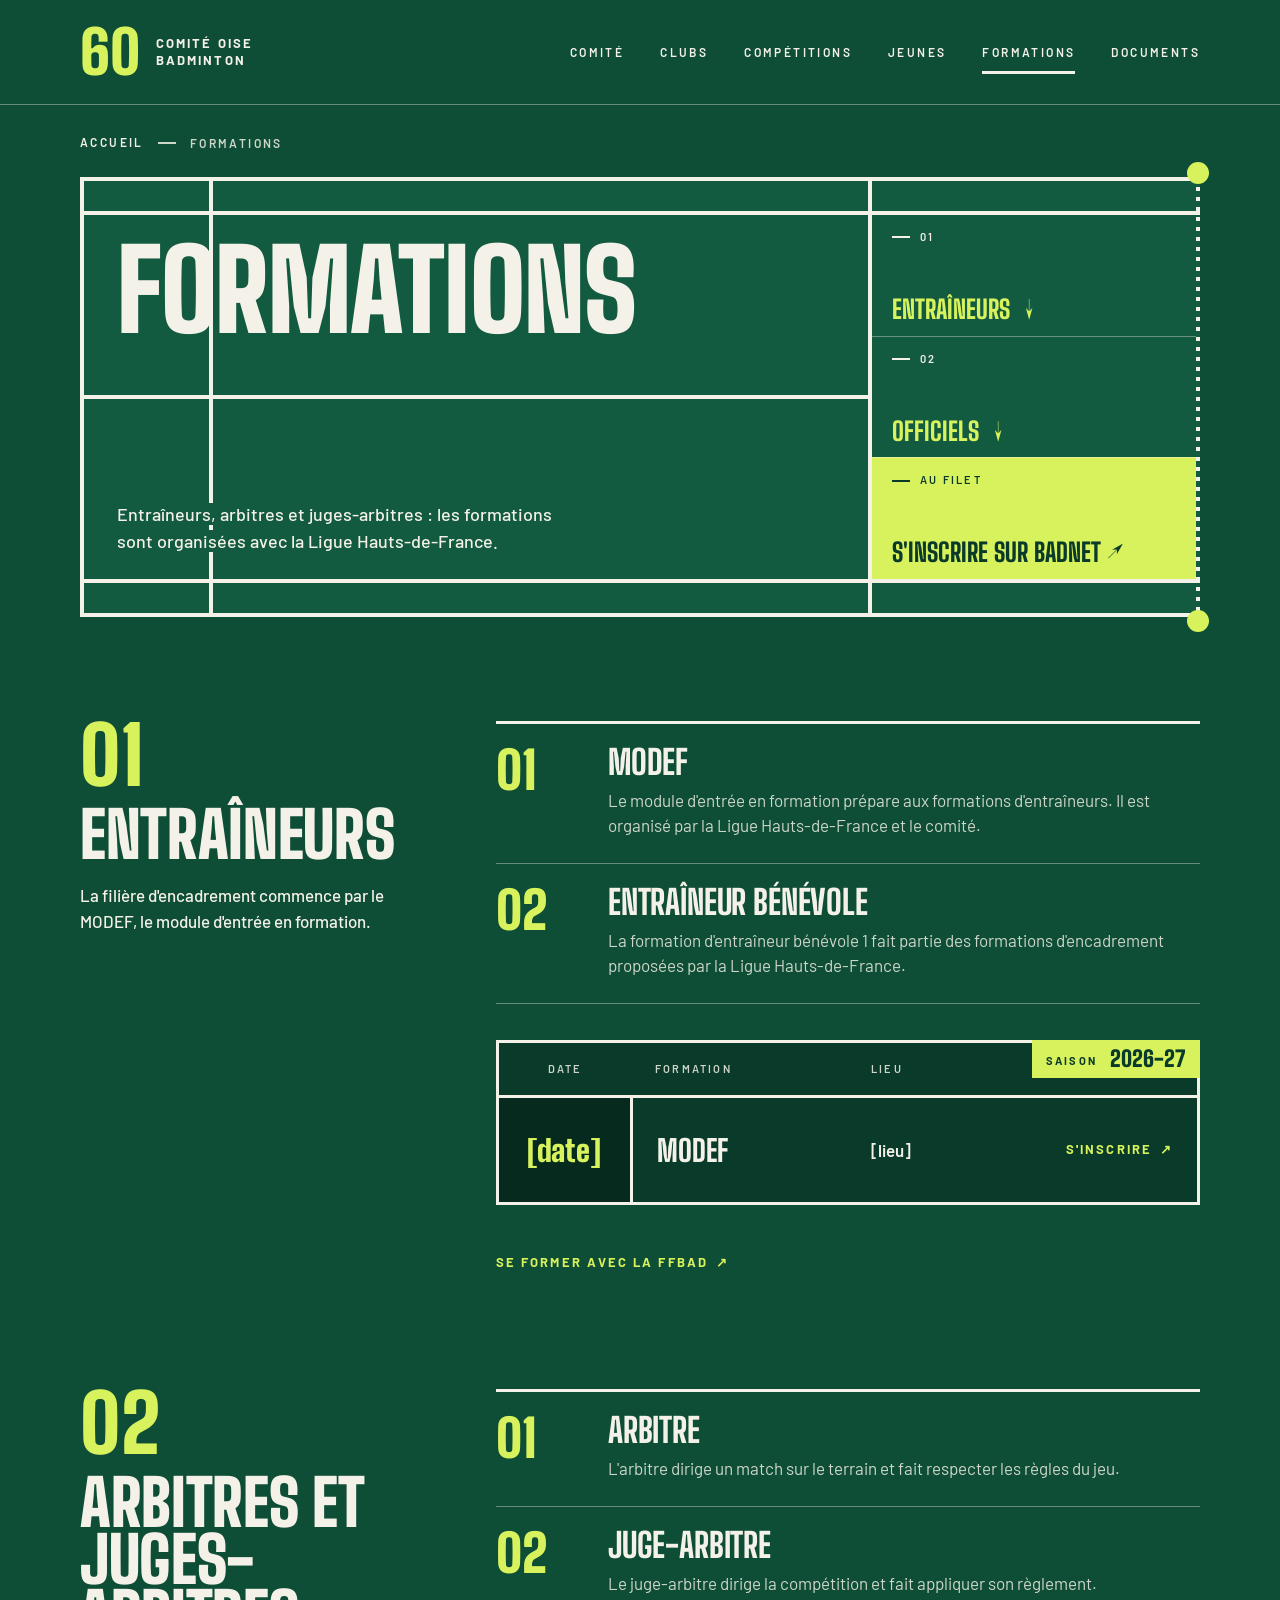
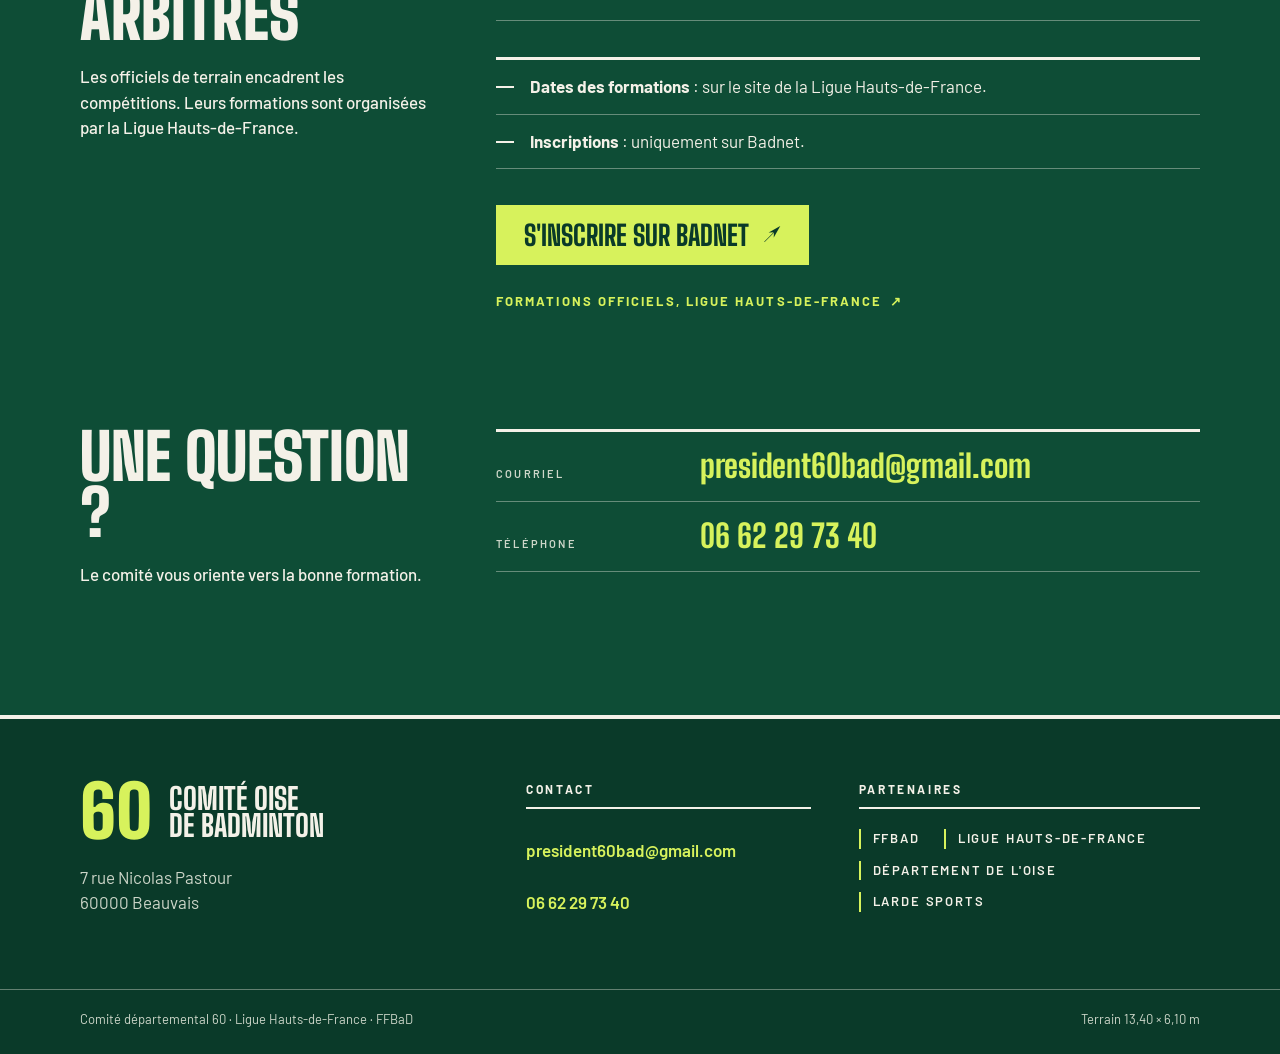
<file: formations/index.html>
<!DOCTYPE html>
<html lang="fr" class="no-js">
<head>
  <meta charset="utf-8">
  <meta name="viewport" content="width=device-width, initial-scale=1">
  <title>Formations | Comité Oise de Badminton</title>
  <meta name="description" content="Formations d&#x27;entraîneurs, d&#x27;arbitres et de juges-arbitres de badminton dans l&#x27;Oise, avec la Ligue Hauts-de-France.">
  <meta name="theme-color" content="#0E4D36">
  <link rel="preconnect" href="https://fonts.googleapis.com">
  <link rel="preconnect" href="https://fonts.gstatic.com" crossorigin>
  <link rel="stylesheet" href="https://fonts.googleapis.com/css2?family=Big+Shoulders+Display:wght@800;900&family=Barlow:wght@400;500;600;700&display=swap">
  <link rel="stylesheet" href="../css/style.css">
  <script>document.documentElement.className = document.documentElement.className.replace('no-js', 'js');</script>
  <script src="../js/main.js" defer></script>
</head>
<body>

  <a class="skip" href="#contenu">Aller au contenu</a>

  <header class="site-header">
    <div class="wrap header-inner">
      <a class="brand" href="../index.html">
        <span class="brand-num">60</span>
        <span class="brand-name">Comité Oise<br>Badminton</span>
      </a>

      <button class="nav-toggle" type="button" aria-expanded="false" aria-controls="nav-principale">
        <span class="nav-toggle-open">Menu</span>
        <span class="nav-toggle-close">Fermer</span>
      </button>

      <nav class="nav" id="nav-principale" aria-label="Navigation principale">
        <ul>
          <li><a href="../comite/index.html">Comité</a></li>
          <li><a href="../clubs/index.html">Clubs</a></li>
          <li><a href="../competitions/index.html">Compétitions</a></li>
          <li><a href="../jeunes/index.html">Jeunes</a></li>
          <li><a href="../formations/index.html" aria-current="page">Formations</a></li>
          <li><a href="../documents/index.html">Documents</a></li>
        </ul>
      </nav>
    </div>
  </header>

  <main id="contenu">

    <section class="page-head wrap" aria-labelledby="titre-page">
      <nav class="crumbs" aria-label="Fil d'Ariane">
        <ol>
          <li><a href="../index.html">Accueil</a></li>
          <li aria-current="page">Formations</li>
        </ol>
      </nav>

      <div class="half">
        <div class="lines" aria-hidden="true">
          <i class="ln hl-lsd"></i>
          <i class="ln hl-ssl"></i>
          <i class="ln hl-sgl-a"></i>
          <i class="ln hl-sgl-b"></i>
          <i class="ln hl-ctr"></i>
          <i class="ln hl-net"></i>
          <i class="post post-a"></i>
          <i class="post post-b"></i>
        </div>

        <div class="half-main">
          <h1 id="titre-page">Formations</h1>
          <p class="lede"><span>Entraîneurs, arbitres et juges-arbitres : les formations sont organisées avec la Ligue Hauts-de-France.</span></p>
        </div>

        <nav class="half-zones" aria-label="Rubriques">
        <a class="hz" href="#entraineurs">
          <span class="zone-label">01</span>
          <span class="hz-cta">Entraîneurs <span class="arrow arrow--down" aria-hidden="true">→</span></span>
        </a>
        <a class="hz" href="#officiels">
          <span class="zone-label">02</span>
          <span class="hz-cta">Officiels <span class="arrow arrow--down" aria-hidden="true">→</span></span>
        </a>
        <a class="hz hz--accent" href="https://badnet.fr/accueil/formations">
          <span class="zone-label">Au filet</span>
          <span class="hz-cta">S'inscrire sur Badnet <span class="arrow" aria-hidden="true">↗</span></span>
        </a>
        </nav>
      </div>
    </section>

    <section class="block wrap" id="entraineurs" aria-labelledby="titre-entraineurs">
      <div class="split">
        <div class="split-head">
          <span class="sec-num" aria-hidden="true">01</span>
          <h2 id="titre-entraineurs">Entraîneurs</h2>
          <p>La filière d'encadrement commence par le MODEF, le module d'entrée en formation.</p>
        </div>
        <div class="split-body">
      <ol class="numlist">
        <li><span class="n" aria-hidden="true">01</span><div><h3>MODEF</h3><p>Le module d'entrée en formation prépare aux formations d'entraîneurs. Il est organisé par la Ligue Hauts-de-France et le comité.</p></div></li>
        <li><span class="n" aria-hidden="true">02</span><div><h3>Entraîneur bénévole</h3><p>La formation d'entraîneur bénévole 1 fait partie des formations d'encadrement proposées par la Ligue Hauts-de-France.</p></div></li>
      </ol>
      <div class="board">
        <p class="board-tag"><span>Saison</span> 2026-27</p>
        <table role="table" aria-label="Formations entraîneurs 2026-27">
          <thead role="rowgroup">
            <tr role="row">
              <th role="columnheader" scope="col">Date</th>
              <th role="columnheader" scope="col">Formation</th>
              <th role="columnheader" scope="col">Lieu</th>
              <th role="columnheader" scope="col"><span class="visually-hidden">Lien</span></th>
            </tr>
          </thead>
          <tbody role="rowgroup">
            <tr role="row">
              <td role="cell" class="date"><span class="date-tbd"><b>[date]</b></span></td><td role="cell" class="comp">MODEF</td><td role="cell" class="lieu">[lieu]</td><td role="cell" class="insc"><a class="link-arrow" href="https://badnet.fr/accueil/formations">S'inscrire <span class="arrow" aria-hidden="true">↗</span></a></td>
            </tr>
          </tbody>
        </table>
      </div>
      <div class="actions">
        <a class="link-arrow" href="https://www.ffbad.org/seformer">Se former avec la FFBaD <span class="arrow" aria-hidden="true">↗</span></a>
      </div>
        </div>
      </div>
    </section>

    <section class="block wrap" id="officiels" aria-labelledby="titre-officiels">
      <div class="split">
        <div class="split-head">
          <span class="sec-num" aria-hidden="true">02</span>
          <h2 id="titre-officiels">Arbitres et juges-arbitres</h2>
          <p>Les officiels de terrain encadrent les compétitions. Leurs formations sont organisées par la Ligue Hauts-de-France.</p>
        </div>
        <div class="split-body">
      <ol class="numlist">
        <li><span class="n" aria-hidden="true">01</span><div><h3>Arbitre</h3><p>L'arbitre dirige un match sur le terrain et fait respecter les règles du jeu.</p></div></li>
        <li><span class="n" aria-hidden="true">02</span><div><h3>Juge-arbitre</h3><p>Le juge-arbitre dirige la compétition et fait appliquer son règlement.</p></div></li>
      </ol>
      <ul class="ticks">
        <li><strong>Dates des formations</strong> : sur le site de la Ligue Hauts-de-France.</li>
        <li><strong>Inscriptions</strong> : uniquement sur Badnet.</li>
      </ul>
      <div class="actions">
        <a class="btn" href="https://badnet.fr/accueil/formations">S'inscrire sur Badnet <span class="arrow" aria-hidden="true">↗</span></a>
        <a class="link-arrow" href="https://www.badmintonhautsdefrance.fr/formations-ot">Formations officiels, Ligue Hauts-de-France <span class="arrow" aria-hidden="true">↗</span></a>
      </div>
        </div>
      </div>
    </section>

    <section class="block wrap" id="question" aria-labelledby="titre-question">
      <div class="split">
        <div class="split-head">
          <h2 id="titre-question">Une question ?</h2>
          <p>Le comité vous oriente vers la bonne formation.</p>
        </div>
        <div class="split-body">
      <dl class="contact">
        <div><dt>Courriel</dt><dd><a href="mailto:president60bad@gmail.com">president60bad@gmail.com</a></dd></div>
        <div><dt>Téléphone</dt><dd><a href="tel:+33662297340">06 62 29 73 40</a></dd></div>
      </dl>
        </div>
      </div>
    </section>
  </main>

  <!-- ================= PIED DE PAGE ================= -->
  <footer class="site-footer">
    <div class="wrap footer-grid">
      <div class="footer-id">
        <p class="footer-brand"><span class="brand-num">60</span><span>Comité Oise<br>de Badminton</span></p>
        <address>7 rue Nicolas Pastour<br>60000 Beauvais</address>
      </div>

      <div class="footer-contact">
        <h2>Contact</h2>
        <ul>
          <li><a href="mailto:president60bad@gmail.com">president60bad@gmail.com</a></li>
          <li><a href="tel:+33662297340">06 62 29 73 40</a></li>
        </ul>
      </div>

      <div class="footer-partners">
        <h2>Partenaires</h2>
        <ul>
          <li>FFBaD</li>
          <li>Ligue Hauts-de-France</li>
          <li>Département de l'Oise</li>
          <li>Larde Sports</li>
        </ul>
      </div>
    </div>

    <div class="wrap footer-bottom">
      <p>Comité départemental 60 · Ligue Hauts-de-France · FFBaD</p>
      <p>Terrain 13,40 × 6,10 m</p>
    </div>
  </footer>

</body>
</html>
</file>
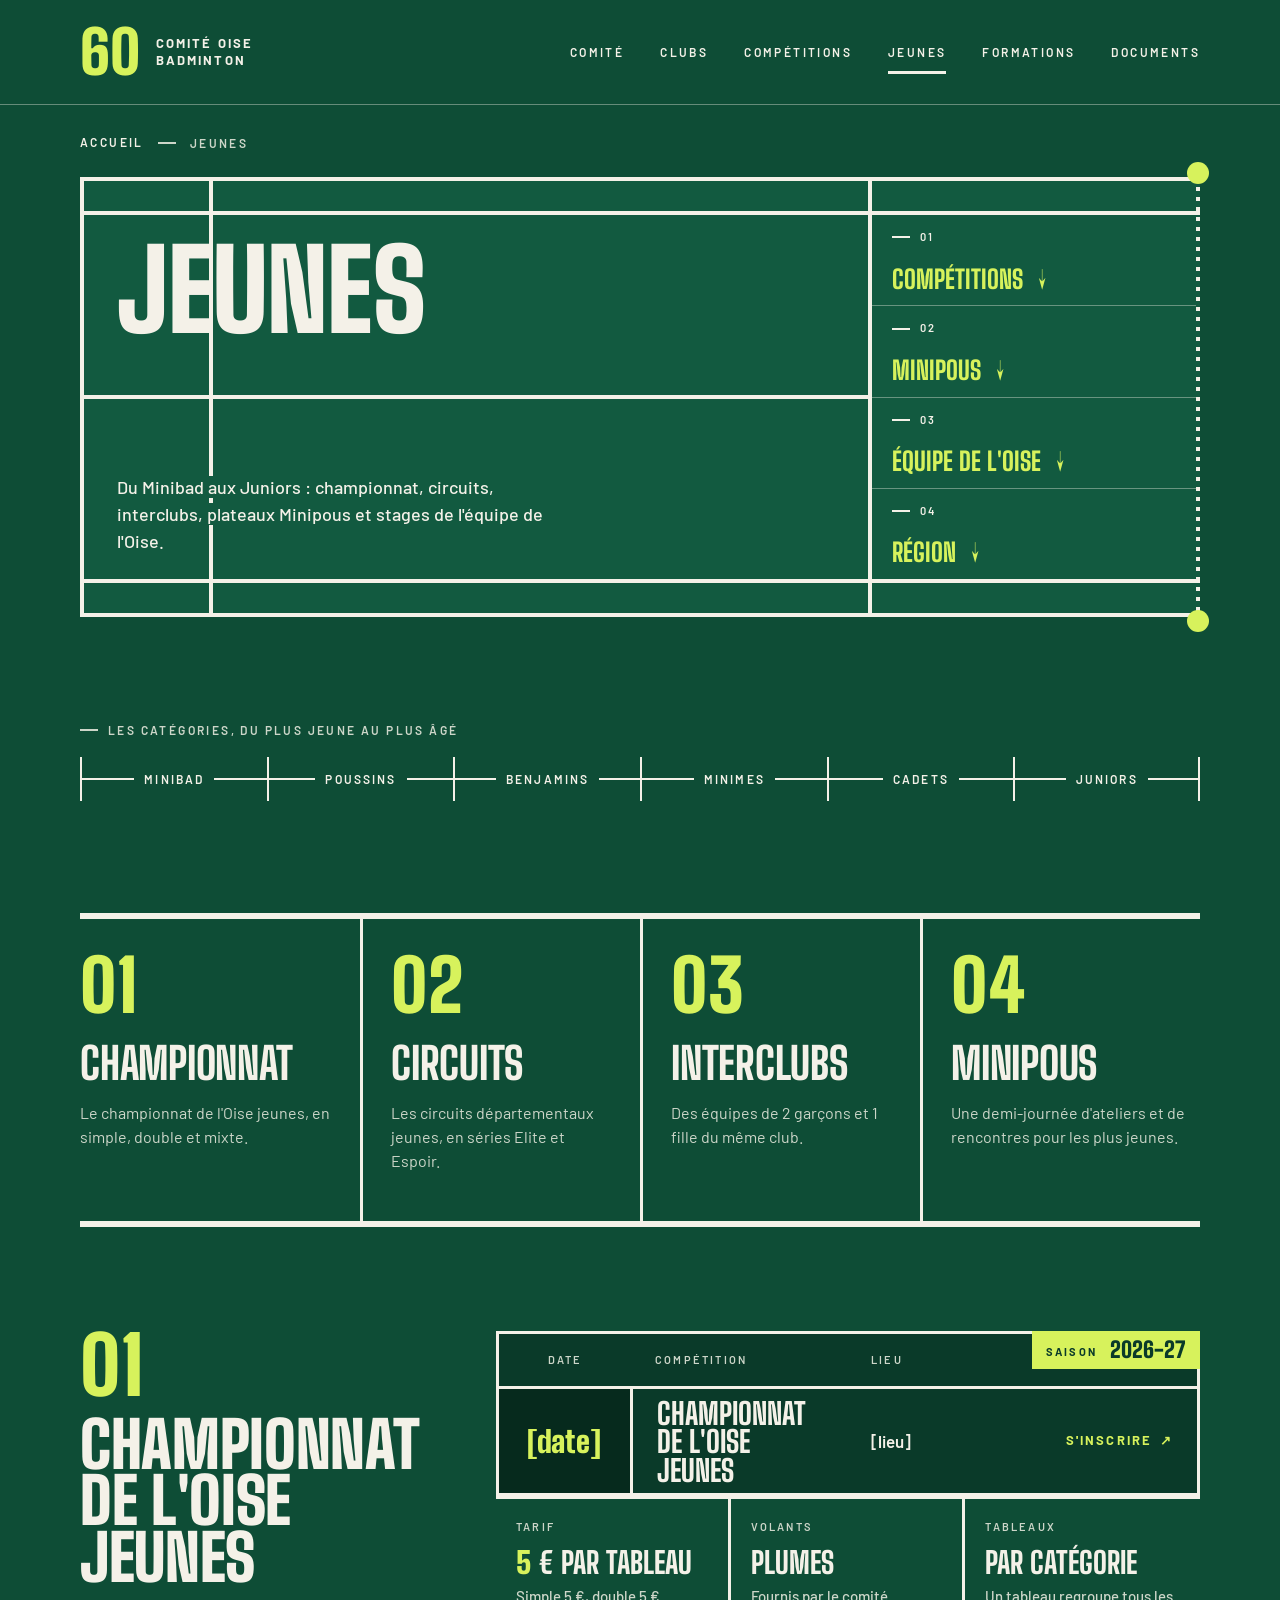
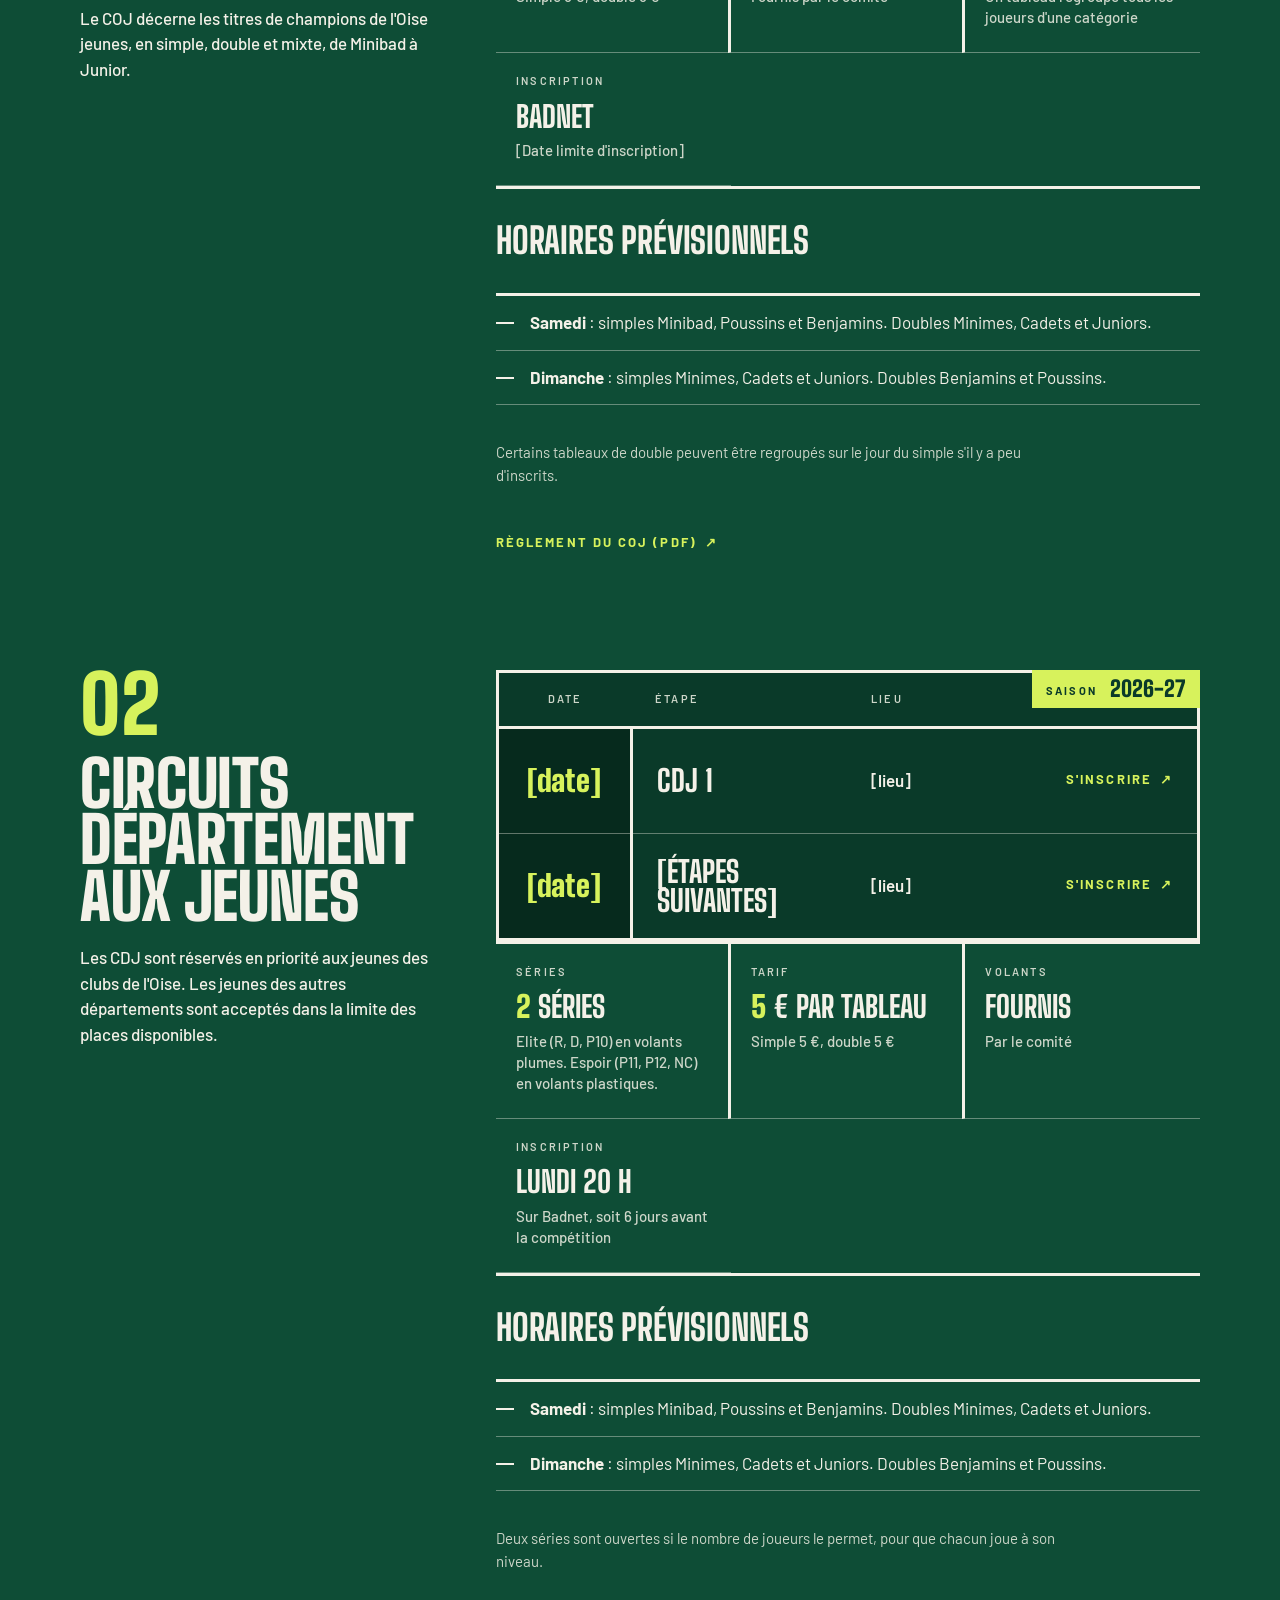
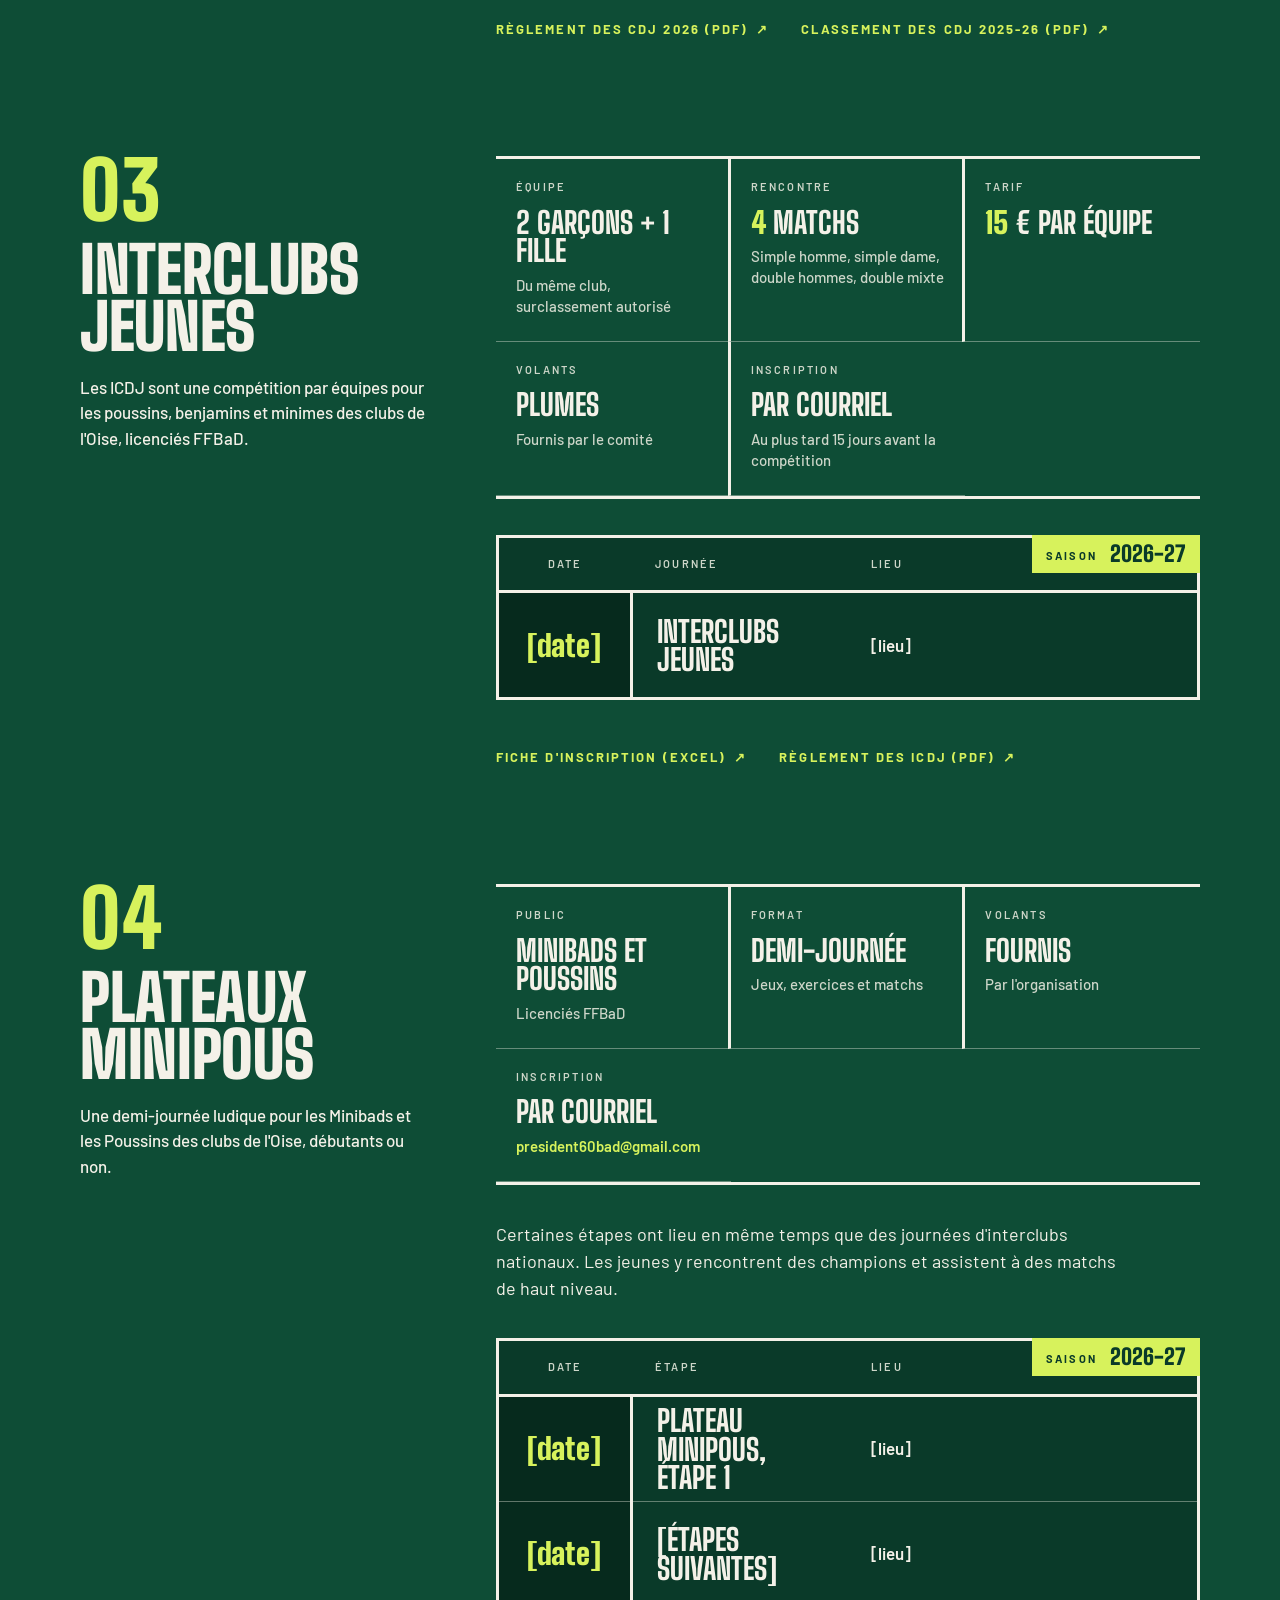
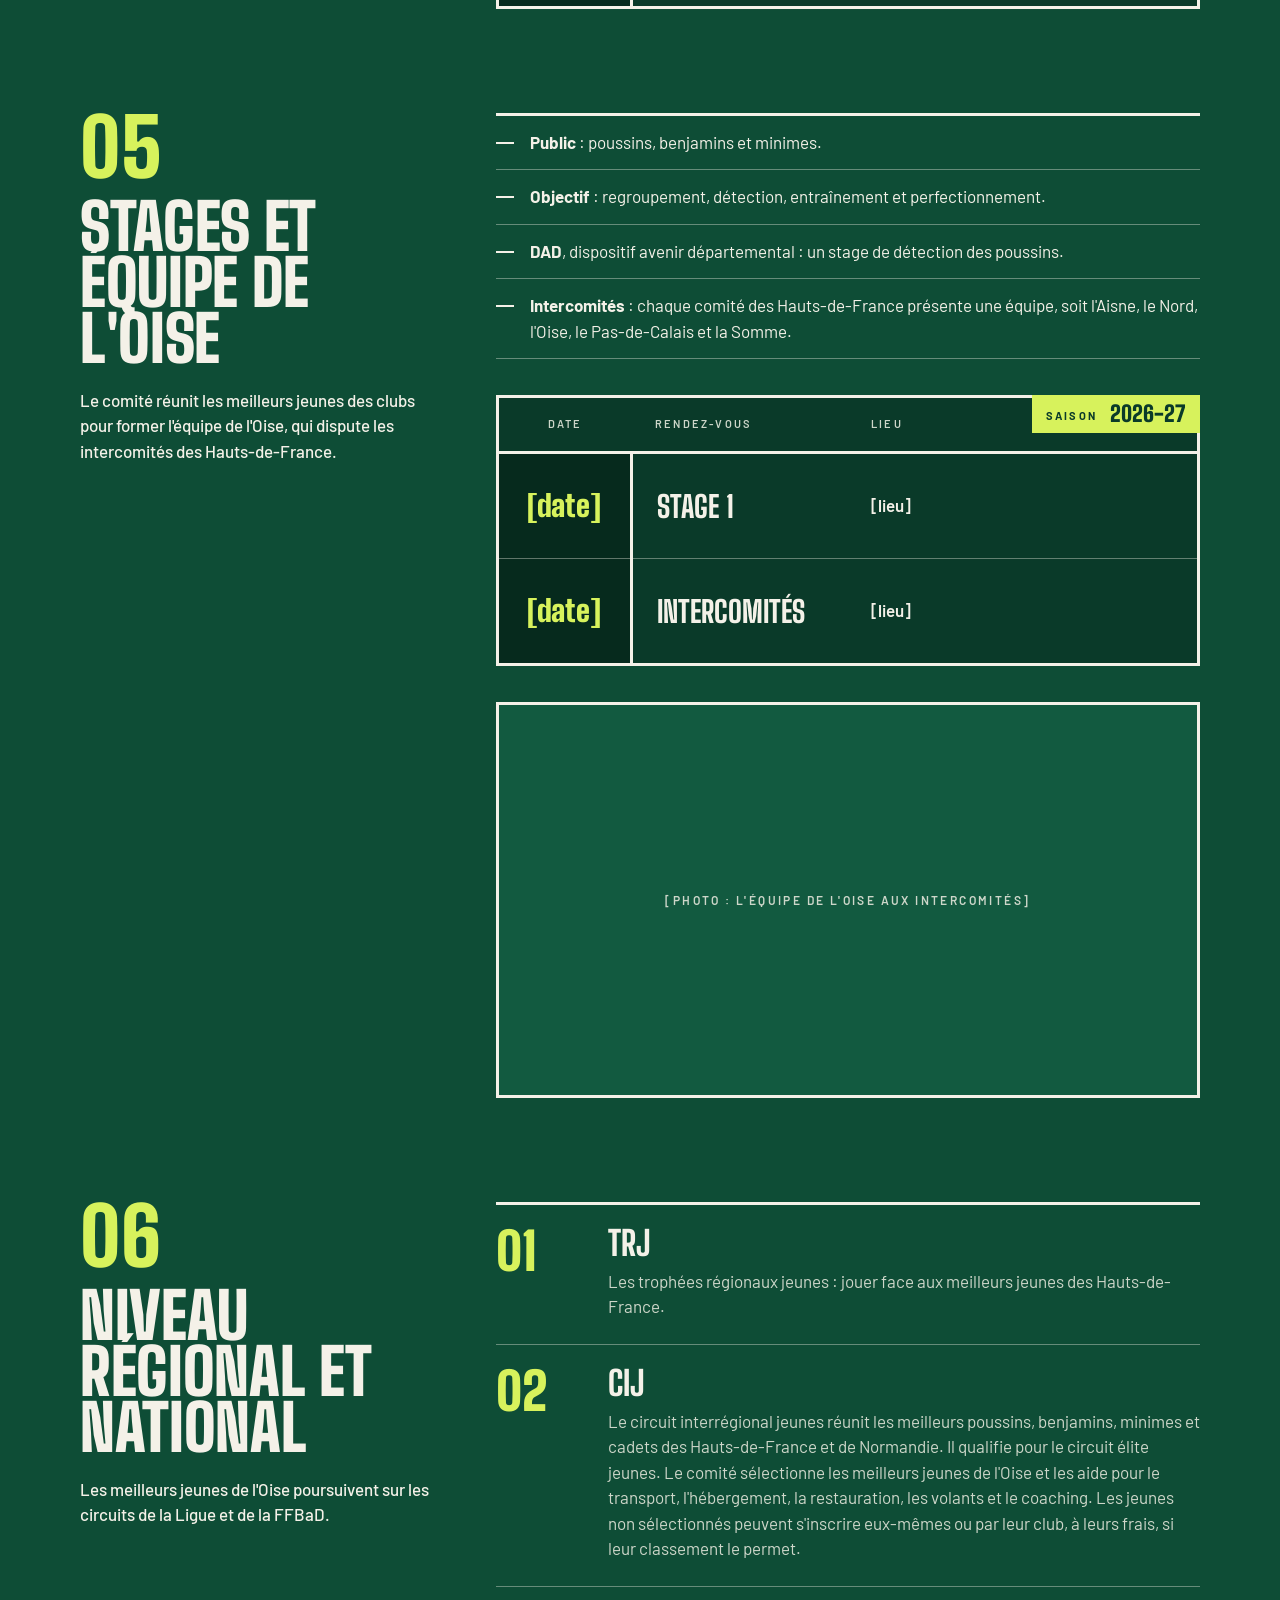
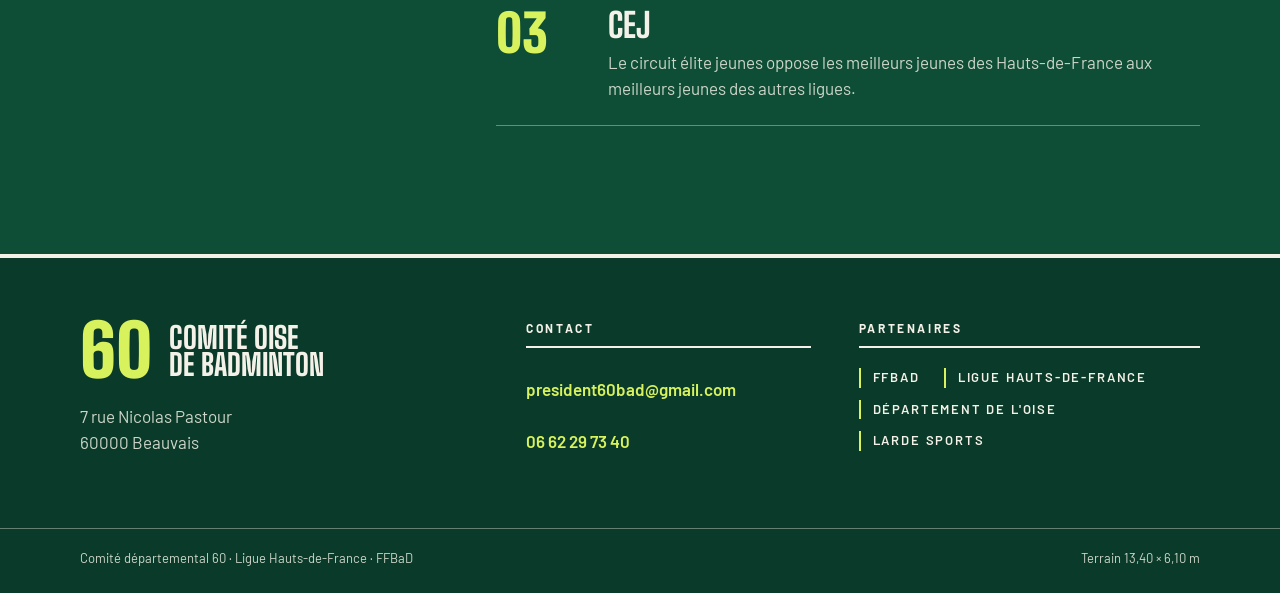
<file: jeunes/index.html>
<!DOCTYPE html>
<html lang="fr" class="no-js">
<head>
  <meta charset="utf-8">
  <meta name="viewport" content="width=device-width, initial-scale=1">
  <title>Jeunes | Comité Oise de Badminton</title>
  <meta name="description" content="Badminton jeunes dans l&#x27;Oise : championnat, circuits départementaux, interclubs jeunes, plateaux Minipous, stages et équipe de l&#x27;Oise.">
  <meta name="theme-color" content="#0E4D36">
  <link rel="preconnect" href="https://fonts.googleapis.com">
  <link rel="preconnect" href="https://fonts.gstatic.com" crossorigin>
  <link rel="stylesheet" href="https://fonts.googleapis.com/css2?family=Big+Shoulders+Display:wght@800;900&family=Barlow:wght@400;500;600;700&display=swap">
  <link rel="stylesheet" href="../css/style.css">
  <script>document.documentElement.className = document.documentElement.className.replace('no-js', 'js');</script>
  <script src="../js/main.js" defer></script>
</head>
<body>

  <a class="skip" href="#contenu">Aller au contenu</a>

  <header class="site-header">
    <div class="wrap header-inner">
      <a class="brand" href="../index.html">
        <span class="brand-num">60</span>
        <span class="brand-name">Comité Oise<br>Badminton</span>
      </a>

      <button class="nav-toggle" type="button" aria-expanded="false" aria-controls="nav-principale">
        <span class="nav-toggle-open">Menu</span>
        <span class="nav-toggle-close">Fermer</span>
      </button>

      <nav class="nav" id="nav-principale" aria-label="Navigation principale">
        <ul>
          <li><a href="../comite/index.html">Comité</a></li>
          <li><a href="../clubs/index.html">Clubs</a></li>
          <li><a href="../competitions/index.html">Compétitions</a></li>
          <li><a href="../jeunes/index.html" aria-current="page">Jeunes</a></li>
          <li><a href="../formations/index.html">Formations</a></li>
          <li><a href="../documents/index.html">Documents</a></li>
        </ul>
      </nav>
    </div>
  </header>

  <main id="contenu">

    <section class="page-head wrap" aria-labelledby="titre-page">
      <nav class="crumbs" aria-label="Fil d'Ariane">
        <ol>
          <li><a href="../index.html">Accueil</a></li>
          <li aria-current="page">Jeunes</li>
        </ol>
      </nav>

      <div class="half">
        <div class="lines" aria-hidden="true">
          <i class="ln hl-lsd"></i>
          <i class="ln hl-ssl"></i>
          <i class="ln hl-sgl-a"></i>
          <i class="ln hl-sgl-b"></i>
          <i class="ln hl-ctr"></i>
          <i class="ln hl-net"></i>
          <i class="post post-a"></i>
          <i class="post post-b"></i>
        </div>

        <div class="half-main">
          <h1 id="titre-page">Jeunes</h1>
          <p class="lede"><span>Du Minibad aux Juniors : championnat, circuits, interclubs, plateaux Minipous et stages de l'équipe de l'Oise.</span></p>
        </div>

        <nav class="half-zones" aria-label="Rubriques">
        <a class="hz" href="#coj">
          <span class="zone-label">01</span>
          <span class="hz-cta">Compétitions <span class="arrow arrow--down" aria-hidden="true">→</span></span>
        </a>
        <a class="hz" href="#minipous">
          <span class="zone-label">02</span>
          <span class="hz-cta">Minipous <span class="arrow arrow--down" aria-hidden="true">→</span></span>
        </a>
        <a class="hz" href="#equipe">
          <span class="zone-label">03</span>
          <span class="hz-cta">Équipe de l'Oise <span class="arrow arrow--down" aria-hidden="true">→</span></span>
        </a>
        <a class="hz" href="#region">
          <span class="zone-label">04</span>
          <span class="hz-cta">Région <span class="arrow arrow--down" aria-hidden="true">→</span></span>
        </a>
        </nav>
      </div>
    </section>

    <section class="block wrap" aria-labelledby="titre-categories">
      <p class="kicker" id="titre-categories">Les catégories, du plus jeune au plus âgé</p>
      <ol class="scale">
        <li><span>Minibad</span></li>
        <li><span>Poussins</span></li>
        <li><span>Benjamins</span></li>
        <li><span>Minimes</span></li>
        <li><span>Cadets</span></li>
        <li><span>Juniors</span></li>
      </ol>
    </section>

    <section class="couloirs wrap" aria-label="Les compétitions jeunes">
      <ol class="lanes">
        <li class="lane">
          <span class="lane-num" aria-hidden="true">01</span>
          <h2><a href="#coj">Championnat</a></h2>
          <p>Le championnat de l'Oise jeunes, en simple, double et mixte.</p>
        </li>
        <li class="lane">
          <span class="lane-num" aria-hidden="true">02</span>
          <h2><a href="#cdj">Circuits</a></h2>
          <p>Les circuits départementaux jeunes, en séries Elite et Espoir.</p>
        </li>
        <li class="lane">
          <span class="lane-num" aria-hidden="true">03</span>
          <h2><a href="#icdj">Interclubs</a></h2>
          <p>Des équipes de 2 garçons et 1 fille du même club.</p>
        </li>
        <li class="lane">
          <span class="lane-num" aria-hidden="true">04</span>
          <h2><a href="#minipous">Minipous</a></h2>
          <p>Une demi-journée d'ateliers et de rencontres pour les plus jeunes.</p>
        </li>
      </ol>
    </section>

    <section class="block wrap" id="coj" aria-labelledby="titre-coj">
      <div class="split">
        <div class="split-head">
          <span class="sec-num" aria-hidden="true">01</span>
          <h2 id="titre-coj">Championnat de l'Oise jeunes</h2>
          <p>Le COJ décerne les titres de champions de l'Oise jeunes, en simple, double et mixte, de Minibad à Junior.</p>
        </div>
        <div class="split-body">
      <div class="board">
        <p class="board-tag"><span>Saison</span> 2026-27</p>
        <table role="table" aria-label="Championnat de l&#x27;Oise jeunes 2026-27">
          <thead role="rowgroup">
            <tr role="row">
              <th role="columnheader" scope="col">Date</th>
              <th role="columnheader" scope="col">Compétition</th>
              <th role="columnheader" scope="col">Lieu</th>
              <th role="columnheader" scope="col"><span class="visually-hidden">Lien</span></th>
            </tr>
          </thead>
          <tbody role="rowgroup">
            <tr role="row">
              <td role="cell" class="date"><span class="date-tbd"><b>[date]</b></span></td><td role="cell" class="comp">Championnat de l'Oise jeunes</td><td role="cell" class="lieu">[lieu]</td><td role="cell" class="insc"><a class="link-arrow" href="https://badnet.fr/">S'inscrire <span class="arrow" aria-hidden="true">↗</span></a></td>
            </tr>
          </tbody>
        </table>
      </div>
      <dl class="facts">
        <div><dt>Tarif</dt><dd><span class="num">5</span> € par tableau<small>Simple 5 €, double 5 €</small></dd></div>
        <div><dt>Volants</dt><dd>Plumes<small>Fournis par le comité</small></dd></div>
        <div><dt>Tableaux</dt><dd>Par catégorie<small>Un tableau regroupe tous les joueurs d'une catégorie</small></dd></div>
        <div><dt>Inscription</dt><dd>Badnet<small>[Date limite d'inscription]</small></dd></div>
      </dl>
      <h3 class="sub-title">Horaires prévisionnels</h3>
      <ul class="ticks">
        <li><strong>Samedi</strong> : simples Minibad, Poussins et Benjamins. Doubles Minimes, Cadets et Juniors.</li>
        <li><strong>Dimanche</strong> : simples Minimes, Cadets et Juniors. Doubles Benjamins et Poussins.</li>
      </ul>
      <p class="note">Certains tableaux de double peuvent être regroupés sur le jour du simple s'il y a peu d'inscrits.</p>
      <div class="actions">
        <a class="link-arrow" href="https://04946404-1eca-4499-abea-a94ae544322c.filesusr.com/ugd/301ffc_1c027824efcd4c1590b7a5ba39940fac.pdf">Règlement du COJ (PDF) <span class="arrow" aria-hidden="true">↗</span></a>
      </div>
        </div>
      </div>
    </section>

    <section class="block wrap" id="cdj" aria-labelledby="titre-cdj">
      <div class="split">
        <div class="split-head">
          <span class="sec-num" aria-hidden="true">02</span>
          <h2 id="titre-cdj">Circuits départementaux jeunes</h2>
          <p>Les CDJ sont réservés en priorité aux jeunes des clubs de l'Oise. Les jeunes des autres départements sont acceptés dans la limite des places disponibles.</p>
        </div>
        <div class="split-body">
      <div class="board">
        <p class="board-tag"><span>Saison</span> 2026-27</p>
        <table role="table" aria-label="Circuits départementaux jeunes 2026-27">
          <thead role="rowgroup">
            <tr role="row">
              <th role="columnheader" scope="col">Date</th>
              <th role="columnheader" scope="col">Étape</th>
              <th role="columnheader" scope="col">Lieu</th>
              <th role="columnheader" scope="col"><span class="visually-hidden">Lien</span></th>
            </tr>
          </thead>
          <tbody role="rowgroup">
            <tr role="row">
              <td role="cell" class="date"><span class="date-tbd"><b>[date]</b></span></td><td role="cell" class="comp">CDJ 1</td><td role="cell" class="lieu">[lieu]</td><td role="cell" class="insc"><a class="link-arrow" href="https://badnet.fr/">S'inscrire <span class="arrow" aria-hidden="true">↗</span></a></td>
            </tr>
            <tr role="row">
              <td role="cell" class="date"><span class="date-tbd"><b>[date]</b></span></td><td role="cell" class="comp">[Étapes suivantes]</td><td role="cell" class="lieu">[lieu]</td><td role="cell" class="insc"><a class="link-arrow" href="https://badnet.fr/">S'inscrire <span class="arrow" aria-hidden="true">↗</span></a></td>
            </tr>
          </tbody>
        </table>
      </div>
      <dl class="facts">
        <div><dt>Séries</dt><dd><span class="num">2</span> séries<small>Elite (R, D, P10) en volants plumes. Espoir (P11, P12, NC) en volants plastiques.</small></dd></div>
        <div><dt>Tarif</dt><dd><span class="num">5</span> € par tableau<small>Simple 5 €, double 5 €</small></dd></div>
        <div><dt>Volants</dt><dd>Fournis<small>Par le comité</small></dd></div>
        <div><dt>Inscription</dt><dd>Lundi 20 h<small>Sur Badnet, soit 6 jours avant la compétition</small></dd></div>
      </dl>
      <h3 class="sub-title">Horaires prévisionnels</h3>
      <ul class="ticks">
        <li><strong>Samedi</strong> : simples Minibad, Poussins et Benjamins. Doubles Minimes, Cadets et Juniors.</li>
        <li><strong>Dimanche</strong> : simples Minimes, Cadets et Juniors. Doubles Benjamins et Poussins.</li>
      </ul>
      <p class="note">Deux séries sont ouvertes si le nombre de joueurs le permet, pour que chacun joue à son niveau.</p>
      <div class="actions">
        <a class="link-arrow" href="https://04946404-1eca-4499-abea-a94ae544322c.filesusr.com/ugd/301ffc_85d9f4bb69f14d2fbb2d58ad92a65b41.pdf">Règlement des CDJ 2026 (PDF) <span class="arrow" aria-hidden="true">↗</span></a>
        <a class="link-arrow" href="https://04946404-1eca-4499-abea-a94ae544322c.filesusr.com/ugd/301ffc_b5603c4a371c429a8f307f321cf5ece9.pdf">Classement des CDJ 2025-26 (PDF) <span class="arrow" aria-hidden="true">↗</span></a>
      </div>
        </div>
      </div>
    </section>

    <section class="block wrap" id="icdj" aria-labelledby="titre-icdj">
      <div class="split">
        <div class="split-head">
          <span class="sec-num" aria-hidden="true">03</span>
          <h2 id="titre-icdj">Interclubs jeunes</h2>
          <p>Les ICDJ sont une compétition par équipes pour les poussins, benjamins et minimes des clubs de l'Oise, licenciés FFBaD.</p>
        </div>
        <div class="split-body">
      <dl class="facts">
        <div><dt>Équipe</dt><dd>2 garçons + 1 fille<small>Du même club, surclassement autorisé</small></dd></div>
        <div><dt>Rencontre</dt><dd><span class="num">4</span> matchs<small>Simple homme, simple dame, double hommes, double mixte</small></dd></div>
        <div><dt>Tarif</dt><dd><span class="num">15</span> € par équipe</dd></div>
        <div><dt>Volants</dt><dd>Plumes<small>Fournis par le comité</small></dd></div>
        <div><dt>Inscription</dt><dd>Par courriel<small>Au plus tard 15 jours avant la compétition</small></dd></div>
      </dl>
      <div class="board">
        <p class="board-tag"><span>Saison</span> 2026-27</p>
        <table role="table" aria-label="Interclubs jeunes 2026-27">
          <thead role="rowgroup">
            <tr role="row">
              <th role="columnheader" scope="col">Date</th>
              <th role="columnheader" scope="col">Journée</th>
              <th role="columnheader" scope="col">Lieu</th>
              <th role="columnheader" scope="col"><span class="visually-hidden">Lien</span></th>
            </tr>
          </thead>
          <tbody role="rowgroup">
            <tr role="row">
              <td role="cell" class="date"><span class="date-tbd"><b>[date]</b></span></td><td role="cell" class="comp">Interclubs jeunes</td><td role="cell" class="lieu">[lieu]</td><td role="cell" class="insc"></td>
            </tr>
          </tbody>
        </table>
      </div>
      <div class="actions">
        <a class="link-arrow" href="https://04946404-1eca-4499-abea-a94ae544322c.filesusr.com/ugd/301ffc_5be8801613ea4f569c4dde4fdf6fc242.xls?dn=Interclub%20Jeune%20D%C3%A9part_2023.xls">Fiche d'inscription (Excel) <span class="arrow" aria-hidden="true">↗</span></a>
        <a class="link-arrow" href="https://04946404-1eca-4499-abea-a94ae544322c.filesusr.com/ugd/301ffc_a6d1728aaa1e451096f202c4628842aa.pdf">Règlement des ICDJ (PDF) <span class="arrow" aria-hidden="true">↗</span></a>
      </div>
        </div>
      </div>
    </section>

    <section class="block wrap" id="minipous" aria-labelledby="titre-minipous">
      <div class="split">
        <div class="split-head">
          <span class="sec-num" aria-hidden="true">04</span>
          <h2 id="titre-minipous">Plateaux Minipous</h2>
          <p>Une demi-journée ludique pour les Minibads et les Poussins des clubs de l'Oise, débutants ou non.</p>
        </div>
        <div class="split-body">
      <dl class="facts">
        <div><dt>Public</dt><dd>Minibads et poussins<small>Licenciés FFBaD</small></dd></div>
        <div><dt>Format</dt><dd>Demi-journée<small>Jeux, exercices et matchs</small></dd></div>
        <div><dt>Volants</dt><dd>Fournis<small>Par l'organisation</small></dd></div>
        <div><dt>Inscription</dt><dd>Par courriel<small><a href="mailto:president60bad@gmail.com">president60bad@gmail.com</a></small></dd></div>
      </dl>
      <div class="prose">
        <p>Certaines étapes ont lieu en même temps que des journées d'interclubs nationaux. Les jeunes y rencontrent des champions et assistent à des matchs de haut niveau.</p>
      </div>
      <div class="board">
        <p class="board-tag"><span>Saison</span> 2026-27</p>
        <table role="table" aria-label="Plateaux Minipous 2026-27">
          <thead role="rowgroup">
            <tr role="row">
              <th role="columnheader" scope="col">Date</th>
              <th role="columnheader" scope="col">Étape</th>
              <th role="columnheader" scope="col">Lieu</th>
              <th role="columnheader" scope="col"><span class="visually-hidden">Lien</span></th>
            </tr>
          </thead>
          <tbody role="rowgroup">
            <tr role="row">
              <td role="cell" class="date"><span class="date-tbd"><b>[date]</b></span></td><td role="cell" class="comp">Plateau Minipous, étape 1</td><td role="cell" class="lieu">[lieu]</td><td role="cell" class="insc"></td>
            </tr>
            <tr role="row">
              <td role="cell" class="date"><span class="date-tbd"><b>[date]</b></span></td><td role="cell" class="comp">[Étapes suivantes]</td><td role="cell" class="lieu">[lieu]</td><td role="cell" class="insc"></td>
            </tr>
          </tbody>
        </table>
      </div>
        </div>
      </div>
    </section>

    <section class="block wrap" id="equipe" aria-labelledby="titre-equipe">
      <div class="split">
        <div class="split-head">
          <span class="sec-num" aria-hidden="true">05</span>
          <h2 id="titre-equipe">Stages et équipe de l'Oise</h2>
          <p>Le comité réunit les meilleurs jeunes des clubs pour former l'équipe de l'Oise, qui dispute les intercomités des Hauts-de-France.</p>
        </div>
        <div class="split-body">
      <ul class="ticks">
        <li><strong>Public</strong> : poussins, benjamins et minimes.</li>
        <li><strong>Objectif</strong> : regroupement, détection, entraînement et perfectionnement.</li>
        <li><strong>DAD</strong>, dispositif avenir départemental : un stage de détection des poussins.</li>
        <li><strong>Intercomités</strong> : chaque comité des Hauts-de-France présente une équipe, soit l'Aisne, le Nord, l'Oise, le Pas-de-Calais et la Somme.</li>
      </ul>
      <div class="board">
        <p class="board-tag"><span>Saison</span> 2026-27</p>
        <table role="table" aria-label="Stages et intercomités 2026-27">
          <thead role="rowgroup">
            <tr role="row">
              <th role="columnheader" scope="col">Date</th>
              <th role="columnheader" scope="col">Rendez-vous</th>
              <th role="columnheader" scope="col">Lieu</th>
              <th role="columnheader" scope="col"><span class="visually-hidden">Lien</span></th>
            </tr>
          </thead>
          <tbody role="rowgroup">
            <tr role="row">
              <td role="cell" class="date"><span class="date-tbd"><b>[date]</b></span></td><td role="cell" class="comp">Stage 1</td><td role="cell" class="lieu">[lieu]</td><td role="cell" class="insc"></td>
            </tr>
            <tr role="row">
              <td role="cell" class="date"><span class="date-tbd"><b>[date]</b></span></td><td role="cell" class="comp">Intercomités</td><td role="cell" class="lieu">[lieu]</td><td role="cell" class="insc"></td>
            </tr>
          </tbody>
        </table>
      </div>
      <div class="slot slot--photo"><span>[Photo : l'équipe de l'Oise aux intercomités]</span></div>
        </div>
      </div>
    </section>

    <section class="block wrap" id="region" aria-labelledby="titre-region">
      <div class="split">
        <div class="split-head">
          <span class="sec-num" aria-hidden="true">06</span>
          <h2 id="titre-region">Niveau régional et national</h2>
          <p>Les meilleurs jeunes de l'Oise poursuivent sur les circuits de la Ligue et de la FFBaD.</p>
        </div>
        <div class="split-body">
      <ol class="numlist">
        <li><span class="n" aria-hidden="true">01</span><div><h3>TRJ</h3><p>Les trophées régionaux jeunes : jouer face aux meilleurs jeunes des Hauts-de-France.</p></div></li>
        <li><span class="n" aria-hidden="true">02</span><div><h3>CIJ</h3><p>Le circuit interrégional jeunes réunit les meilleurs poussins, benjamins, minimes et cadets des Hauts-de-France et de Normandie. Il qualifie pour le circuit élite jeunes. Le comité sélectionne les meilleurs jeunes de l'Oise et les aide pour le transport, l'hébergement, la restauration, les volants et le coaching. Les jeunes non sélectionnés peuvent s'inscrire eux-mêmes ou par leur club, à leurs frais, si leur classement le permet.</p></div></li>
        <li><span class="n" aria-hidden="true">03</span><div><h3>CEJ</h3><p>Le circuit élite jeunes oppose les meilleurs jeunes des Hauts-de-France aux meilleurs jeunes des autres ligues.</p></div></li>
      </ol>
        </div>
      </div>
    </section>
  </main>

  <!-- ================= PIED DE PAGE ================= -->
  <footer class="site-footer">
    <div class="wrap footer-grid">
      <div class="footer-id">
        <p class="footer-brand"><span class="brand-num">60</span><span>Comité Oise<br>de Badminton</span></p>
        <address>7 rue Nicolas Pastour<br>60000 Beauvais</address>
      </div>

      <div class="footer-contact">
        <h2>Contact</h2>
        <ul>
          <li><a href="mailto:president60bad@gmail.com">president60bad@gmail.com</a></li>
          <li><a href="tel:+33662297340">06 62 29 73 40</a></li>
        </ul>
      </div>

      <div class="footer-partners">
        <h2>Partenaires</h2>
        <ul>
          <li>FFBaD</li>
          <li>Ligue Hauts-de-France</li>
          <li>Département de l'Oise</li>
          <li>Larde Sports</li>
        </ul>
      </div>
    </div>

    <div class="wrap footer-bottom">
      <p>Comité départemental 60 · Ligue Hauts-de-France · FFBaD</p>
      <p>Terrain 13,40 × 6,10 m</p>
    </div>
  </footer>

</body>
</html>
</file>
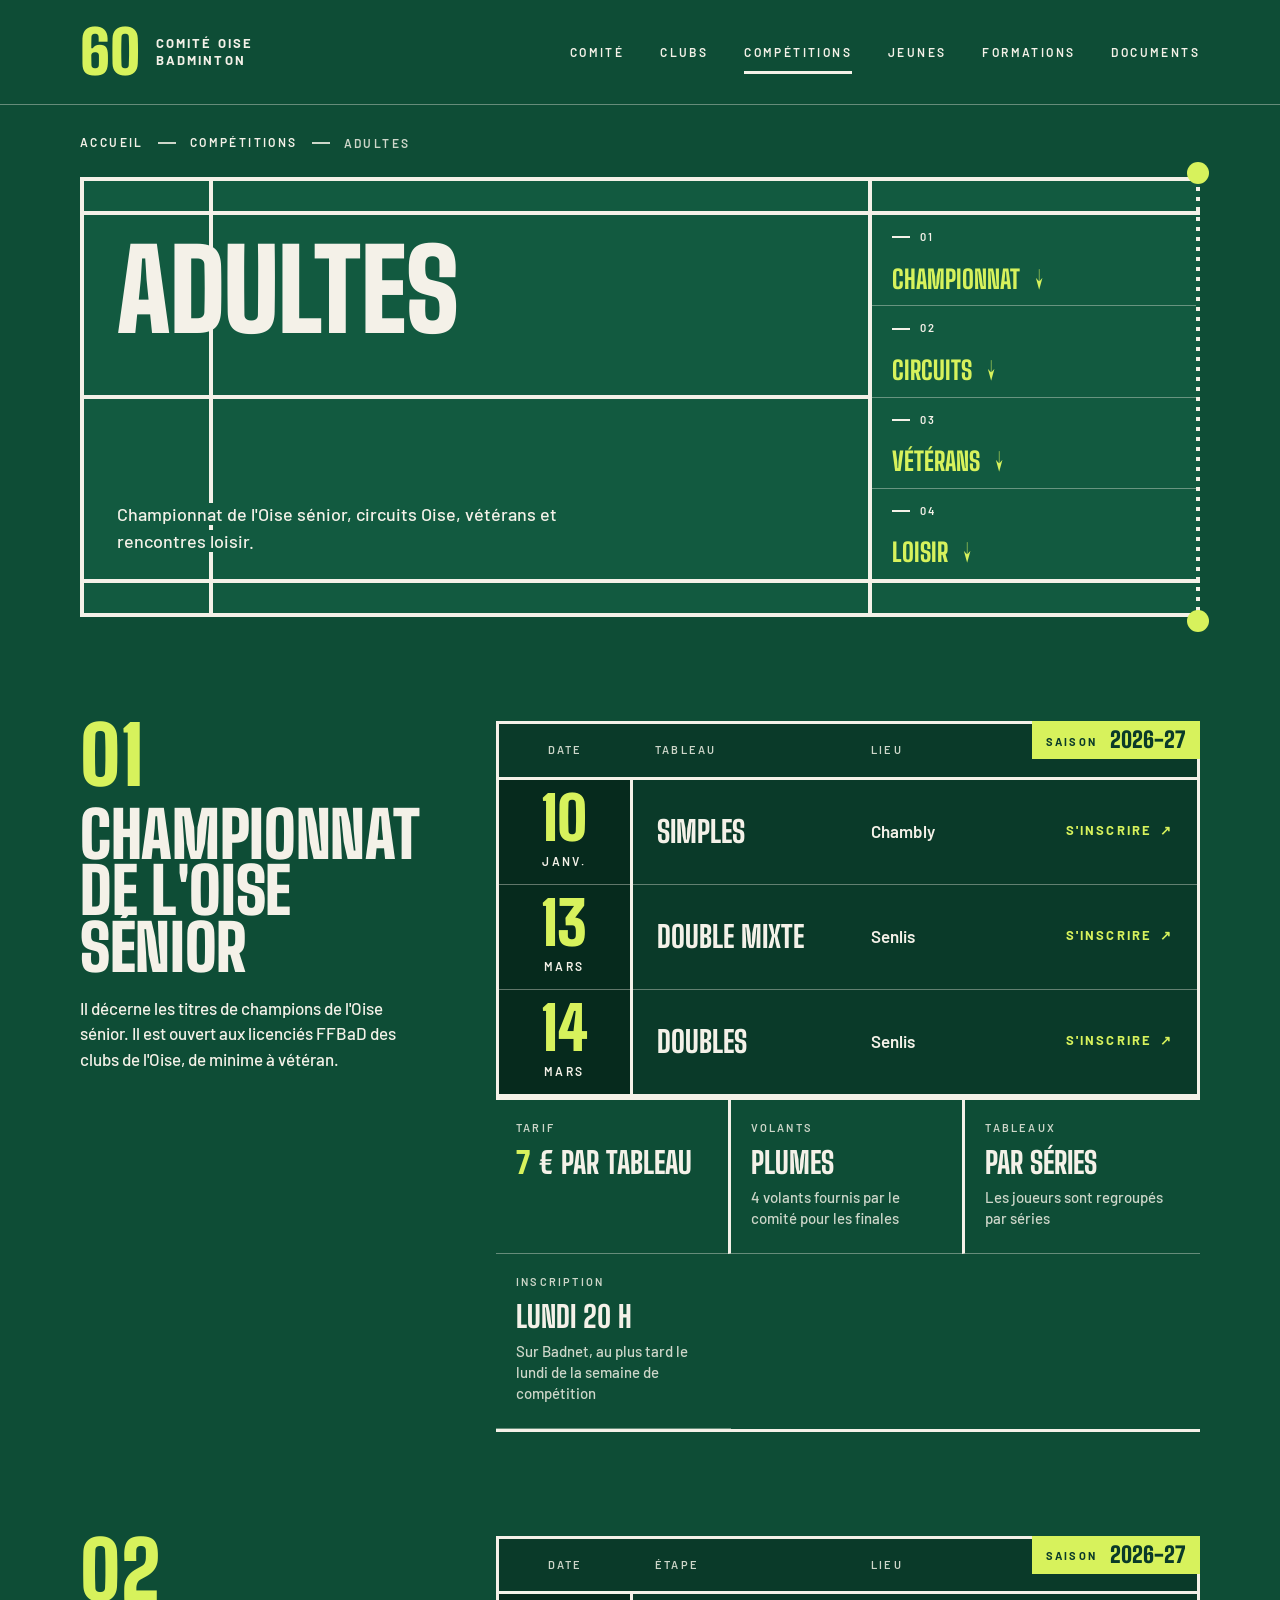
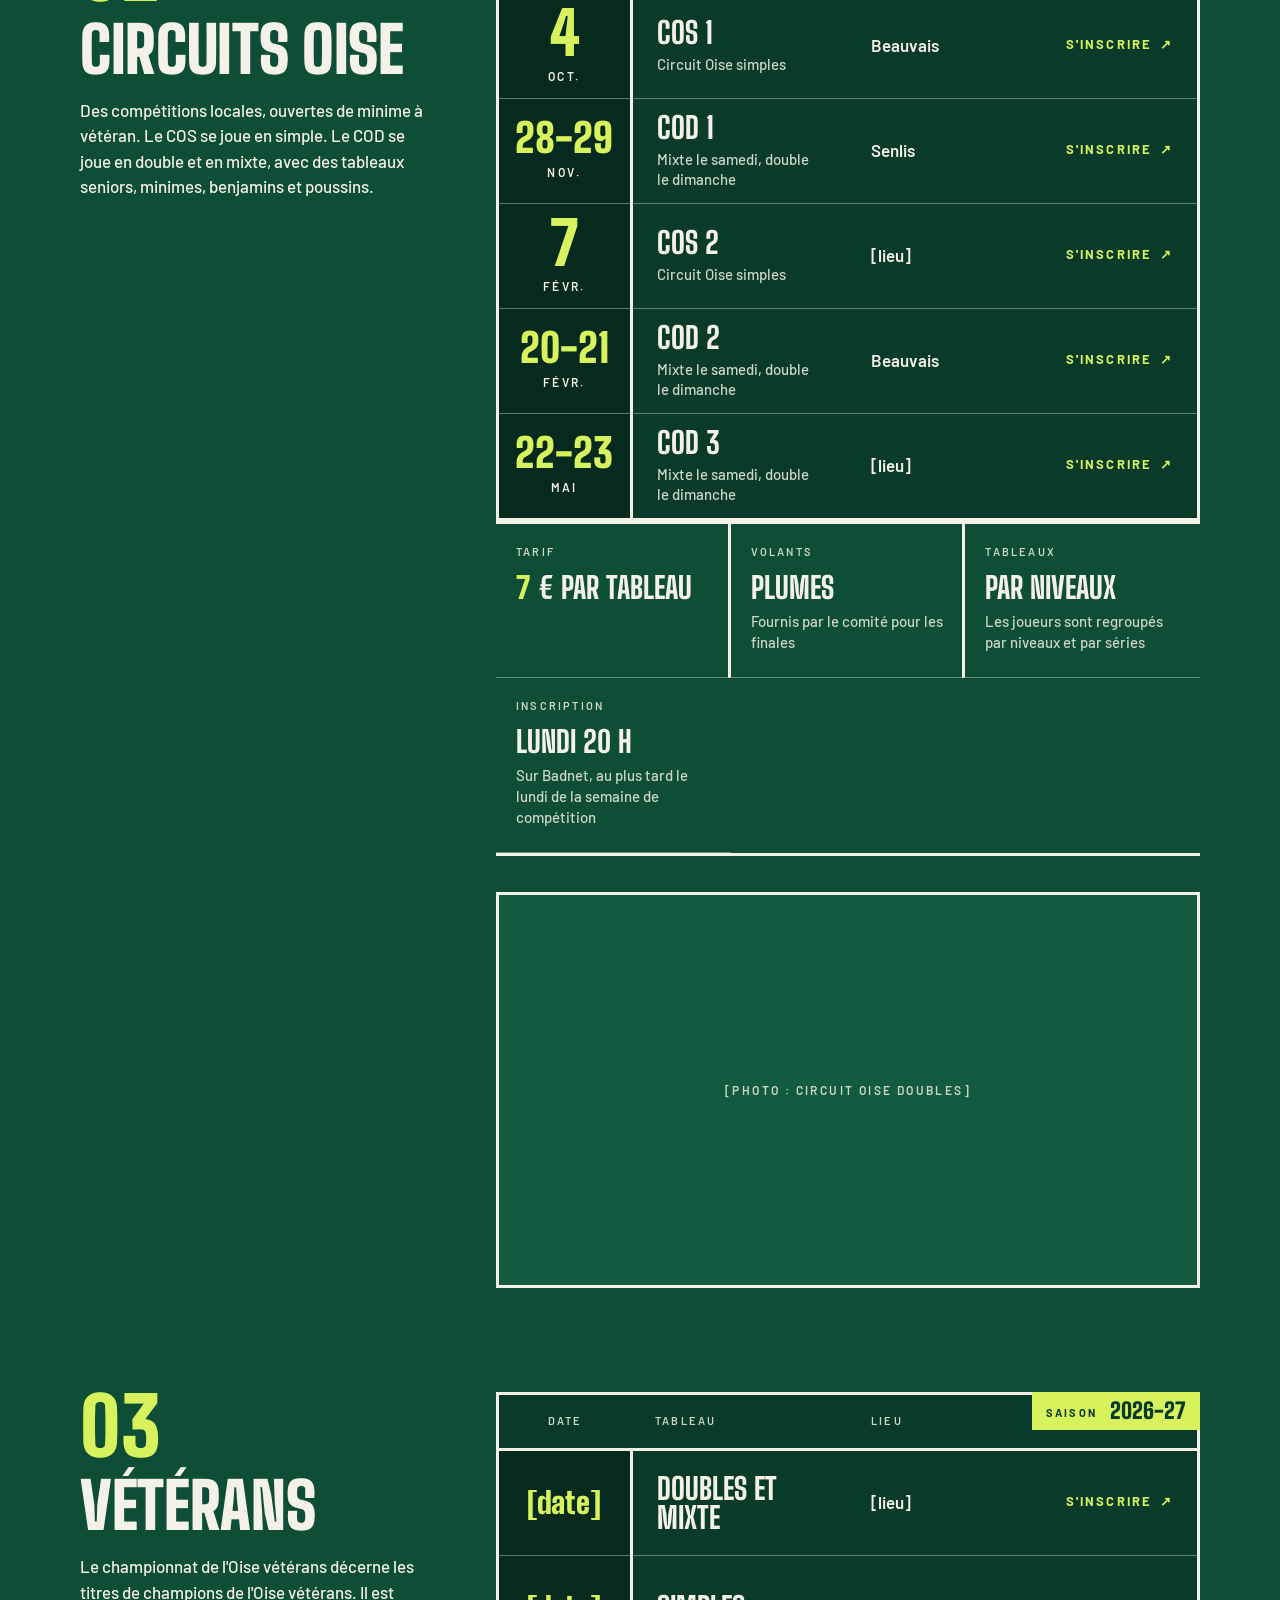
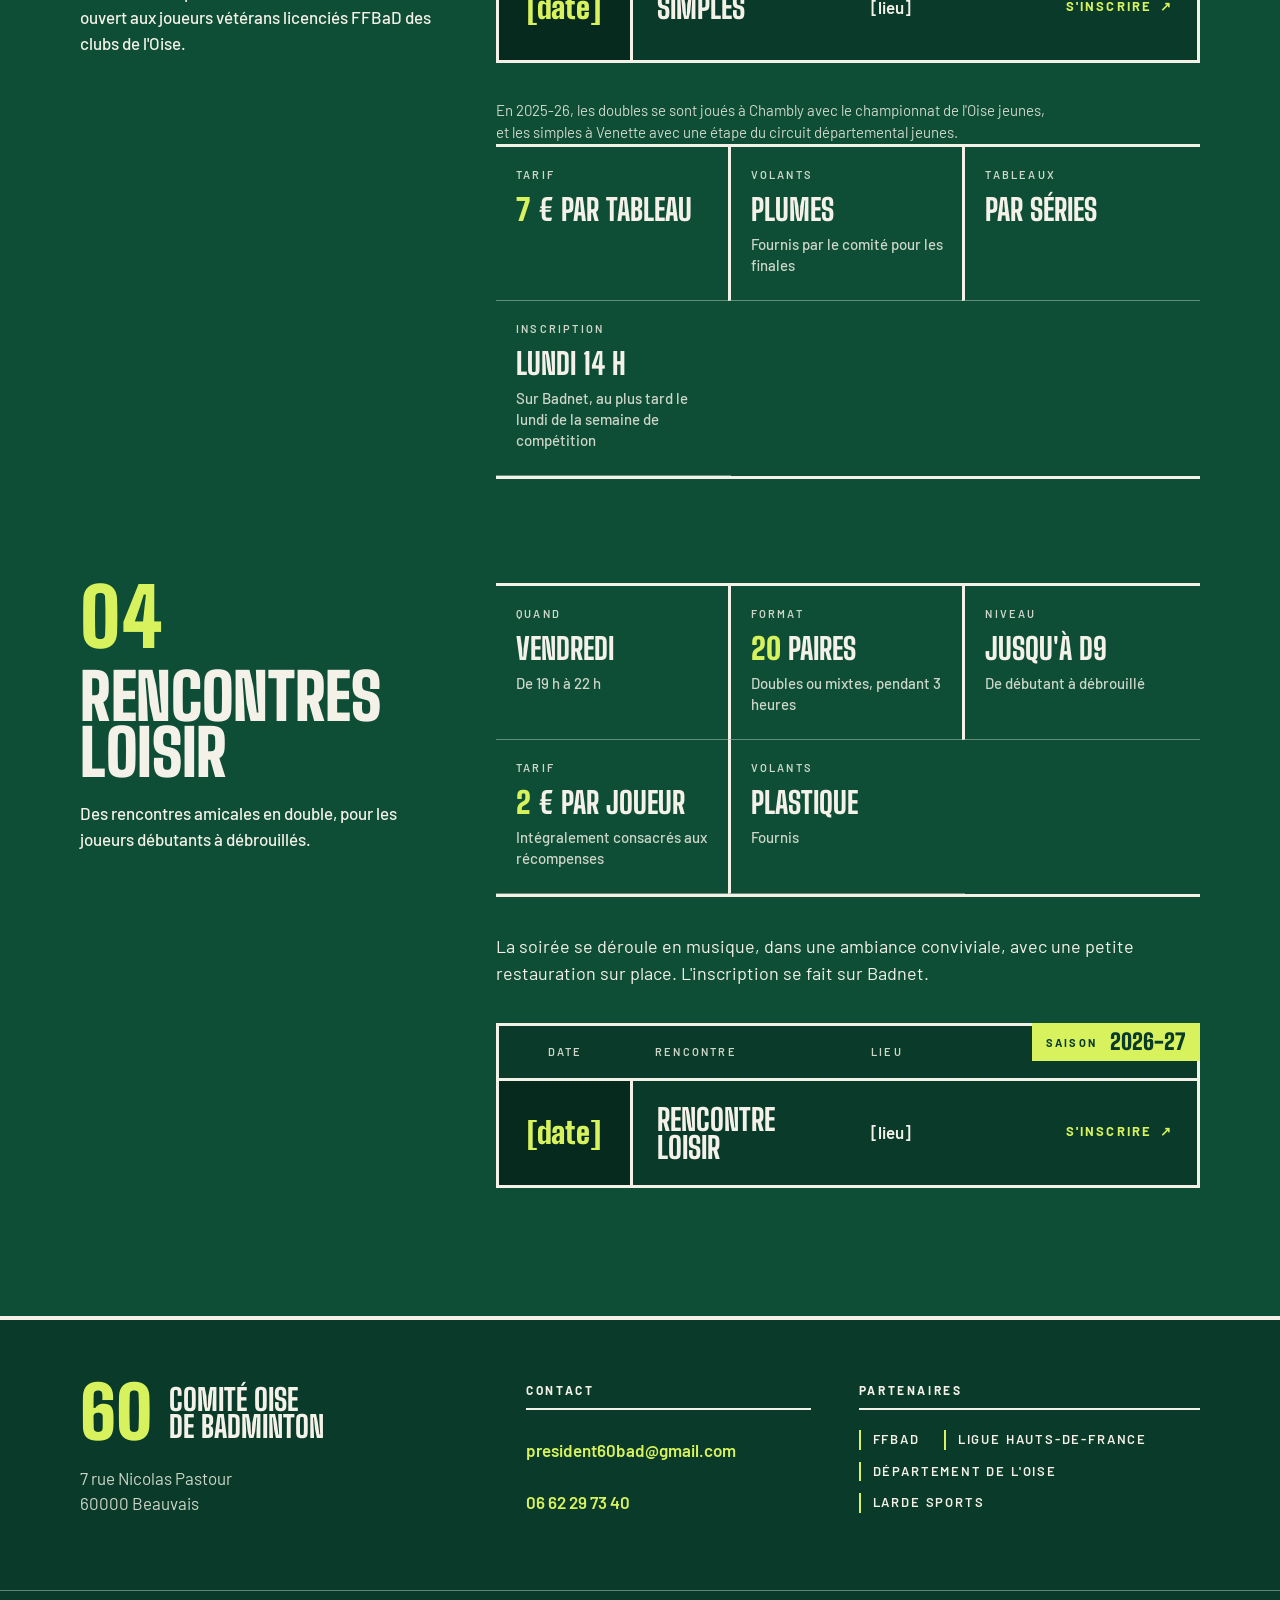
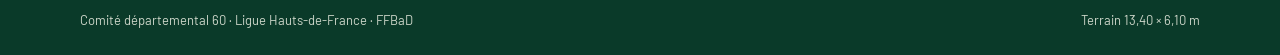
<file: competitions/adultes.html>
<!DOCTYPE html>
<html lang="fr" class="no-js">
<head>
  <meta charset="utf-8">
  <meta name="viewport" content="width=device-width, initial-scale=1">
  <title>Compétitions adultes | Comité Oise de Badminton</title>
  <meta name="description" content="Championnat de l&#x27;Oise sénior, circuits Oise simples et doubles, championnat vétérans et rencontres loisir.">
  <meta name="theme-color" content="#0E4D36">
  <link rel="preconnect" href="https://fonts.googleapis.com">
  <link rel="preconnect" href="https://fonts.gstatic.com" crossorigin>
  <link rel="stylesheet" href="https://fonts.googleapis.com/css2?family=Big+Shoulders+Display:wght@800;900&family=Barlow:wght@400;500;600;700&display=swap">
  <link rel="stylesheet" href="../css/style.css">
  <script>document.documentElement.className = document.documentElement.className.replace('no-js', 'js');</script>
  <script src="../js/main.js" defer></script>
</head>
<body>

  <a class="skip" href="#contenu">Aller au contenu</a>

  <header class="site-header">
    <div class="wrap header-inner">
      <a class="brand" href="../index.html">
        <span class="brand-num">60</span>
        <span class="brand-name">Comité Oise<br>Badminton</span>
      </a>

      <button class="nav-toggle" type="button" aria-expanded="false" aria-controls="nav-principale">
        <span class="nav-toggle-open">Menu</span>
        <span class="nav-toggle-close">Fermer</span>
      </button>

      <nav class="nav" id="nav-principale" aria-label="Navigation principale">
        <ul>
          <li><a href="../comite/index.html">Comité</a></li>
          <li><a href="../clubs/index.html">Clubs</a></li>
          <li><a href="../competitions/index.html" aria-current="page">Compétitions</a></li>
          <li><a href="../jeunes/index.html">Jeunes</a></li>
          <li><a href="../formations/index.html">Formations</a></li>
          <li><a href="../documents/index.html">Documents</a></li>
        </ul>
      </nav>
    </div>
  </header>

  <main id="contenu">

    <section class="page-head wrap" aria-labelledby="titre-page">
      <nav class="crumbs" aria-label="Fil d'Ariane">
        <ol>
          <li><a href="../index.html">Accueil</a></li>
          <li><a href="index.html">Compétitions</a></li>
          <li aria-current="page">Adultes</li>
        </ol>
      </nav>

      <div class="half">
        <div class="lines" aria-hidden="true">
          <i class="ln hl-lsd"></i>
          <i class="ln hl-ssl"></i>
          <i class="ln hl-sgl-a"></i>
          <i class="ln hl-sgl-b"></i>
          <i class="ln hl-ctr"></i>
          <i class="ln hl-net"></i>
          <i class="post post-a"></i>
          <i class="post post-b"></i>
        </div>

        <div class="half-main">
          <h1 id="titre-page">Adultes</h1>
          <p class="lede"><span>Championnat de l'Oise sénior, circuits Oise, vétérans et rencontres loisir.</span></p>
        </div>

        <nav class="half-zones" aria-label="Rubriques">
        <a class="hz" href="#championnat">
          <span class="zone-label">01</span>
          <span class="hz-cta">Championnat <span class="arrow arrow--down" aria-hidden="true">→</span></span>
        </a>
        <a class="hz" href="#circuits">
          <span class="zone-label">02</span>
          <span class="hz-cta">Circuits <span class="arrow arrow--down" aria-hidden="true">→</span></span>
        </a>
        <a class="hz" href="#veterans">
          <span class="zone-label">03</span>
          <span class="hz-cta">Vétérans <span class="arrow arrow--down" aria-hidden="true">→</span></span>
        </a>
        <a class="hz" href="#loisir">
          <span class="zone-label">04</span>
          <span class="hz-cta">Loisir <span class="arrow arrow--down" aria-hidden="true">→</span></span>
        </a>
        </nav>
      </div>
    </section>

    <section class="block wrap" id="championnat" aria-labelledby="titre-championnat">
      <div class="split">
        <div class="split-head">
          <span class="sec-num" aria-hidden="true">01</span>
          <h2 id="titre-championnat">Championnat de l'Oise sénior</h2>
          <p>Il décerne les titres de champions de l'Oise sénior. Il est ouvert aux licenciés FFBaD des clubs de l'Oise, de minime à vétéran.</p>
        </div>
        <div class="split-body">
      <div class="board">
        <p class="board-tag"><span>Saison</span> 2026-27</p>
        <table role="table" aria-label="Championnat de l&#x27;Oise sénior 2026-27">
          <thead role="rowgroup">
            <tr role="row">
              <th role="columnheader" scope="col">Date</th>
              <th role="columnheader" scope="col">Tableau</th>
              <th role="columnheader" scope="col">Lieu</th>
              <th role="columnheader" scope="col"><span class="visually-hidden">Lien</span></th>
            </tr>
          </thead>
          <tbody role="rowgroup">
            <tr role="row">
              <td role="cell" class="date"><time datetime="2027-01-10"><b>10</b><span class="mois">janv.</span></time></td><td role="cell" class="comp">Simples</td><td role="cell" class="lieu">Chambly</td><td role="cell" class="insc"><a class="link-arrow" href="https://badnet.fr/">S'inscrire <span class="arrow" aria-hidden="true">↗</span></a></td>
            </tr>
            <tr role="row">
              <td role="cell" class="date"><time datetime="2027-03-13"><b>13</b><span class="mois">mars</span></time></td><td role="cell" class="comp">Double mixte</td><td role="cell" class="lieu">Senlis</td><td role="cell" class="insc"><a class="link-arrow" href="https://badnet.fr/">S'inscrire <span class="arrow" aria-hidden="true">↗</span></a></td>
            </tr>
            <tr role="row">
              <td role="cell" class="date"><time datetime="2027-03-14"><b>14</b><span class="mois">mars</span></time></td><td role="cell" class="comp">Doubles</td><td role="cell" class="lieu">Senlis</td><td role="cell" class="insc"><a class="link-arrow" href="https://badnet.fr/">S'inscrire <span class="arrow" aria-hidden="true">↗</span></a></td>
            </tr>
          </tbody>
        </table>
      </div>
      <dl class="facts">
        <div><dt>Tarif</dt><dd><span class="num">7</span> € par tableau</dd></div>
        <div><dt>Volants</dt><dd>Plumes<small>4 volants fournis par le comité pour les finales</small></dd></div>
        <div><dt>Tableaux</dt><dd>Par séries<small>Les joueurs sont regroupés par séries</small></dd></div>
        <div><dt>Inscription</dt><dd>Lundi 20 h<small>Sur Badnet, au plus tard le lundi de la semaine de compétition</small></dd></div>
      </dl>
        </div>
      </div>
    </section>

    <section class="block wrap" id="circuits" aria-labelledby="titre-circuits">
      <div class="split">
        <div class="split-head">
          <span class="sec-num" aria-hidden="true">02</span>
          <h2 id="titre-circuits">Circuits Oise</h2>
          <p>Des compétitions locales, ouvertes de minime à vétéran. Le COS se joue en simple. Le COD se joue en double et en mixte, avec des tableaux seniors, minimes, benjamins et poussins.</p>
        </div>
        <div class="split-body">
      <div class="board">
        <p class="board-tag"><span>Saison</span> 2026-27</p>
        <table role="table" aria-label="Circuits Oise 2026-27">
          <thead role="rowgroup">
            <tr role="row">
              <th role="columnheader" scope="col">Date</th>
              <th role="columnheader" scope="col">Étape</th>
              <th role="columnheader" scope="col">Lieu</th>
              <th role="columnheader" scope="col"><span class="visually-hidden">Lien</span></th>
            </tr>
          </thead>
          <tbody role="rowgroup">
            <tr role="row">
              <td role="cell" class="date"><time datetime="2026-10-04"><b>4</b><span class="mois">oct.</span></time></td><td role="cell" class="comp">COS 1<small>Circuit Oise simples</small></td><td role="cell" class="lieu">Beauvais</td><td role="cell" class="insc"><a class="link-arrow" href="https://badnet.fr/">S'inscrire <span class="arrow" aria-hidden="true">↗</span></a></td>
            </tr>
            <tr role="row">
              <td role="cell" class="date"><time datetime="2026-11-28"><b class="range">28-29</b><span class="mois">nov.</span></time></td><td role="cell" class="comp">COD 1<small>Mixte le samedi, double le dimanche</small></td><td role="cell" class="lieu">Senlis</td><td role="cell" class="insc"><a class="link-arrow" href="https://badnet.fr/">S'inscrire <span class="arrow" aria-hidden="true">↗</span></a></td>
            </tr>
            <tr role="row">
              <td role="cell" class="date"><time datetime="2027-02-07"><b>7</b><span class="mois">févr.</span></time></td><td role="cell" class="comp">COS 2<small>Circuit Oise simples</small></td><td role="cell" class="lieu">[lieu]</td><td role="cell" class="insc"><a class="link-arrow" href="https://badnet.fr/">S'inscrire <span class="arrow" aria-hidden="true">↗</span></a></td>
            </tr>
            <tr role="row">
              <td role="cell" class="date"><time datetime="2027-02-20"><b class="range">20-21</b><span class="mois">févr.</span></time></td><td role="cell" class="comp">COD 2<small>Mixte le samedi, double le dimanche</small></td><td role="cell" class="lieu">Beauvais</td><td role="cell" class="insc"><a class="link-arrow" href="https://badnet.fr/">S'inscrire <span class="arrow" aria-hidden="true">↗</span></a></td>
            </tr>
            <tr role="row">
              <td role="cell" class="date"><time datetime="2027-05-22"><b class="range">22-23</b><span class="mois">mai</span></time></td><td role="cell" class="comp">COD 3<small>Mixte le samedi, double le dimanche</small></td><td role="cell" class="lieu">[lieu]</td><td role="cell" class="insc"><a class="link-arrow" href="https://badnet.fr/">S'inscrire <span class="arrow" aria-hidden="true">↗</span></a></td>
            </tr>
          </tbody>
        </table>
      </div>
      <dl class="facts">
        <div><dt>Tarif</dt><dd><span class="num">7</span> € par tableau</dd></div>
        <div><dt>Volants</dt><dd>Plumes<small>Fournis par le comité pour les finales</small></dd></div>
        <div><dt>Tableaux</dt><dd>Par niveaux<small>Les joueurs sont regroupés par niveaux et par séries</small></dd></div>
        <div><dt>Inscription</dt><dd>Lundi 20 h<small>Sur Badnet, au plus tard le lundi de la semaine de compétition</small></dd></div>
      </dl>
      <div class="slot slot--photo"><span>[Photo : circuit Oise doubles]</span></div>
        </div>
      </div>
    </section>

    <section class="block wrap" id="veterans" aria-labelledby="titre-veterans">
      <div class="split">
        <div class="split-head">
          <span class="sec-num" aria-hidden="true">03</span>
          <h2 id="titre-veterans">Vétérans</h2>
          <p>Le championnat de l'Oise vétérans décerne les titres de champions de l'Oise vétérans. Il est ouvert aux joueurs vétérans licenciés FFBaD des clubs de l'Oise.</p>
        </div>
        <div class="split-body">
      <div class="board">
        <p class="board-tag"><span>Saison</span> 2026-27</p>
        <table role="table" aria-label="Championnat de l&#x27;Oise vétérans 2026-27">
          <thead role="rowgroup">
            <tr role="row">
              <th role="columnheader" scope="col">Date</th>
              <th role="columnheader" scope="col">Tableau</th>
              <th role="columnheader" scope="col">Lieu</th>
              <th role="columnheader" scope="col"><span class="visually-hidden">Lien</span></th>
            </tr>
          </thead>
          <tbody role="rowgroup">
            <tr role="row">
              <td role="cell" class="date"><span class="date-tbd"><b>[date]</b></span></td><td role="cell" class="comp">Doubles et mixte</td><td role="cell" class="lieu">[lieu]</td><td role="cell" class="insc"><a class="link-arrow" href="https://badnet.fr/">S'inscrire <span class="arrow" aria-hidden="true">↗</span></a></td>
            </tr>
            <tr role="row">
              <td role="cell" class="date"><span class="date-tbd"><b>[date]</b></span></td><td role="cell" class="comp">Simples</td><td role="cell" class="lieu">[lieu]</td><td role="cell" class="insc"><a class="link-arrow" href="https://badnet.fr/">S'inscrire <span class="arrow" aria-hidden="true">↗</span></a></td>
            </tr>
          </tbody>
        </table>
      </div>
      <p class="note">En 2025-26, les doubles se sont joués à Chambly avec le championnat de l'Oise jeunes, et les simples à Venette avec une étape du circuit départemental jeunes.</p>
      <dl class="facts">
        <div><dt>Tarif</dt><dd><span class="num">7</span> € par tableau</dd></div>
        <div><dt>Volants</dt><dd>Plumes<small>Fournis par le comité pour les finales</small></dd></div>
        <div><dt>Tableaux</dt><dd>Par séries</dd></div>
        <div><dt>Inscription</dt><dd>Lundi 14 h<small>Sur Badnet, au plus tard le lundi de la semaine de compétition</small></dd></div>
      </dl>
        </div>
      </div>
    </section>

    <section class="block wrap" id="loisir" aria-labelledby="titre-loisir">
      <div class="split">
        <div class="split-head">
          <span class="sec-num" aria-hidden="true">04</span>
          <h2 id="titre-loisir">Rencontres loisir</h2>
          <p>Des rencontres amicales en double, pour les joueurs débutants à débrouillés.</p>
        </div>
        <div class="split-body">
      <dl class="facts">
        <div><dt>Quand</dt><dd>Vendredi<small>De 19 h à 22 h</small></dd></div>
        <div><dt>Format</dt><dd><span class="num">20</span> paires<small>Doubles ou mixtes, pendant 3 heures</small></dd></div>
        <div><dt>Niveau</dt><dd>Jusqu'à D9<small>De débutant à débrouillé</small></dd></div>
        <div><dt>Tarif</dt><dd><span class="num">2</span> € par joueur<small>Intégralement consacrés aux récompenses</small></dd></div>
        <div><dt>Volants</dt><dd>Plastique<small>Fournis</small></dd></div>
      </dl>
      <div class="prose">
        <p>La soirée se déroule en musique, dans une ambiance conviviale, avec une petite restauration sur place. L'inscription se fait sur Badnet.</p>
      </div>
      <div class="board">
        <p class="board-tag"><span>Saison</span> 2026-27</p>
        <table role="table" aria-label="Rencontres loisir 2026-27">
          <thead role="rowgroup">
            <tr role="row">
              <th role="columnheader" scope="col">Date</th>
              <th role="columnheader" scope="col">Rencontre</th>
              <th role="columnheader" scope="col">Lieu</th>
              <th role="columnheader" scope="col"><span class="visually-hidden">Lien</span></th>
            </tr>
          </thead>
          <tbody role="rowgroup">
            <tr role="row">
              <td role="cell" class="date"><span class="date-tbd"><b>[date]</b></span></td><td role="cell" class="comp">Rencontre loisir</td><td role="cell" class="lieu">[lieu]</td><td role="cell" class="insc"><a class="link-arrow" href="https://badnet.fr/">S'inscrire <span class="arrow" aria-hidden="true">↗</span></a></td>
            </tr>
          </tbody>
        </table>
      </div>
        </div>
      </div>
    </section>
  </main>

  <!-- ================= PIED DE PAGE ================= -->
  <footer class="site-footer">
    <div class="wrap footer-grid">
      <div class="footer-id">
        <p class="footer-brand"><span class="brand-num">60</span><span>Comité Oise<br>de Badminton</span></p>
        <address>7 rue Nicolas Pastour<br>60000 Beauvais</address>
      </div>

      <div class="footer-contact">
        <h2>Contact</h2>
        <ul>
          <li><a href="mailto:president60bad@gmail.com">president60bad@gmail.com</a></li>
          <li><a href="tel:+33662297340">06 62 29 73 40</a></li>
        </ul>
      </div>

      <div class="footer-partners">
        <h2>Partenaires</h2>
        <ul>
          <li>FFBaD</li>
          <li>Ligue Hauts-de-France</li>
          <li>Département de l'Oise</li>
          <li>Larde Sports</li>
        </ul>
      </div>
    </div>

    <div class="wrap footer-bottom">
      <p>Comité départemental 60 · Ligue Hauts-de-France · FFBaD</p>
      <p>Terrain 13,40 × 6,10 m</p>
    </div>
  </footer>

</body>
</html>
</file>
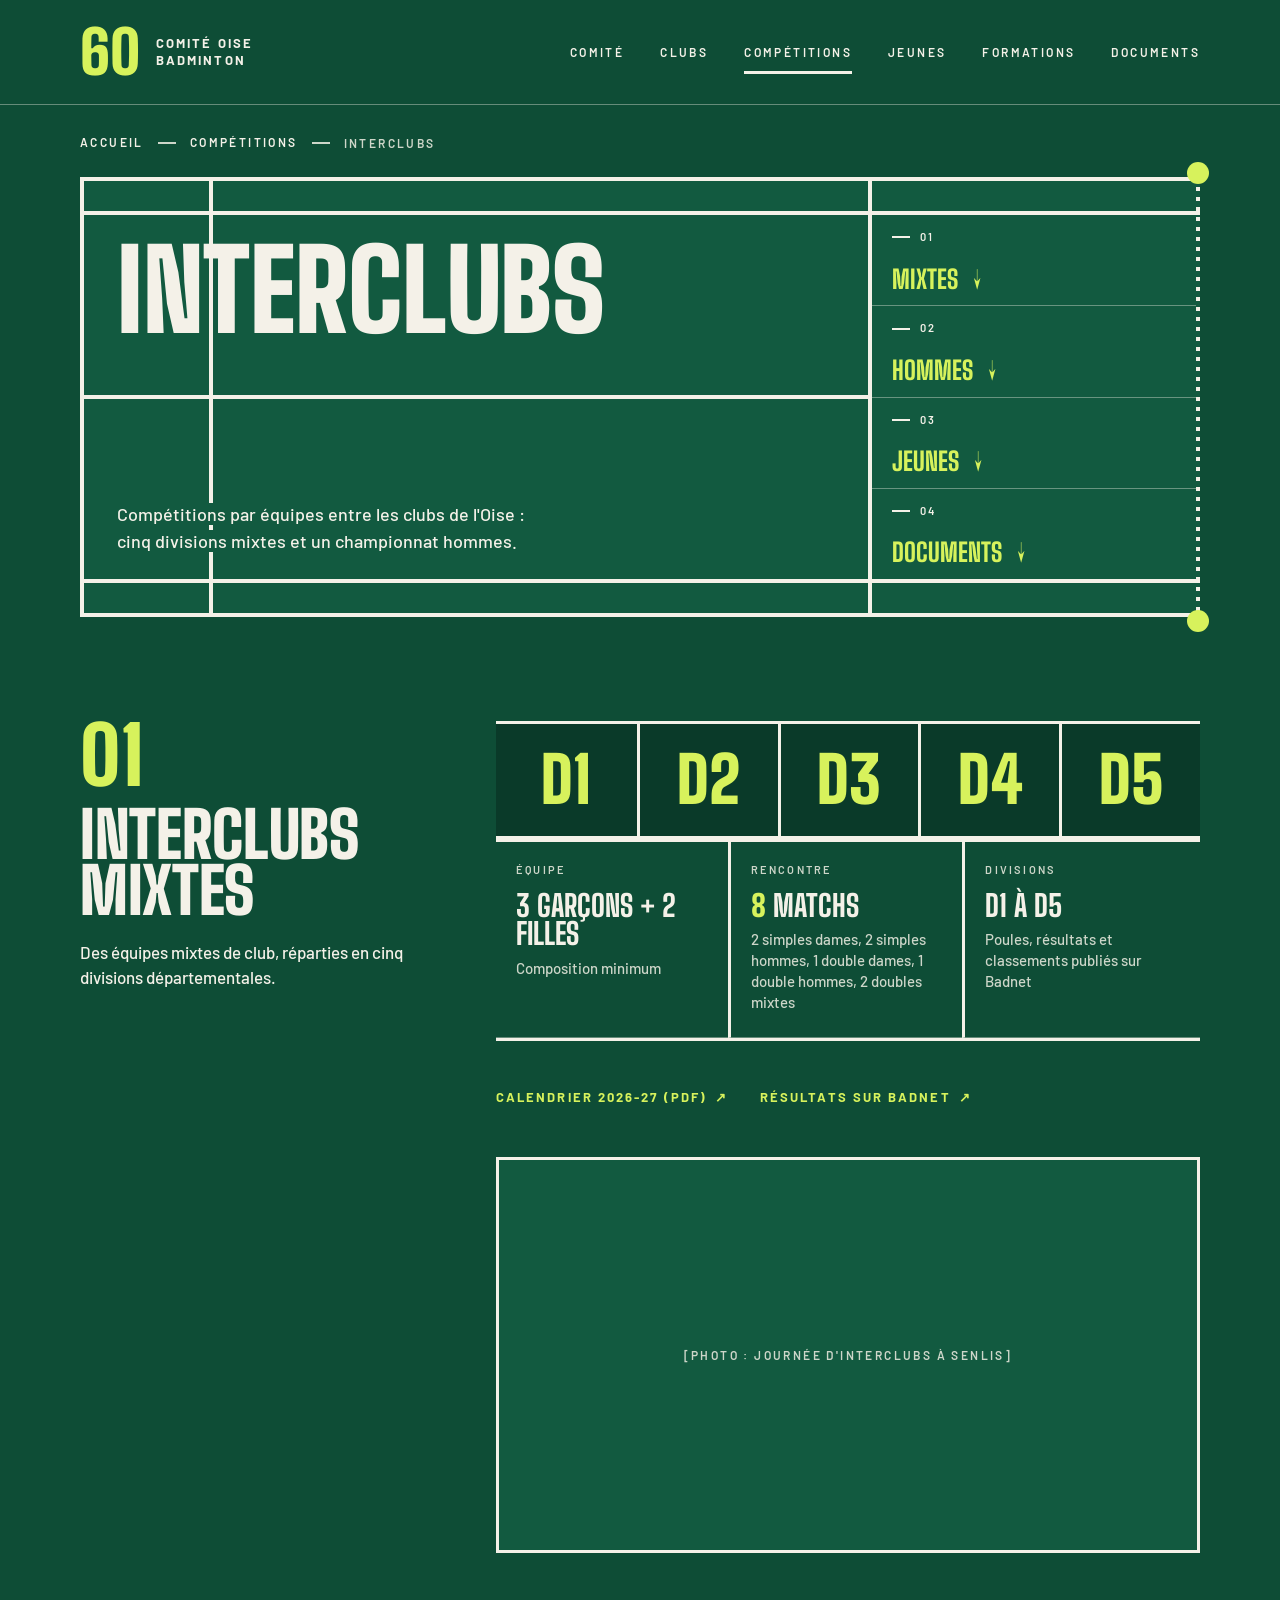
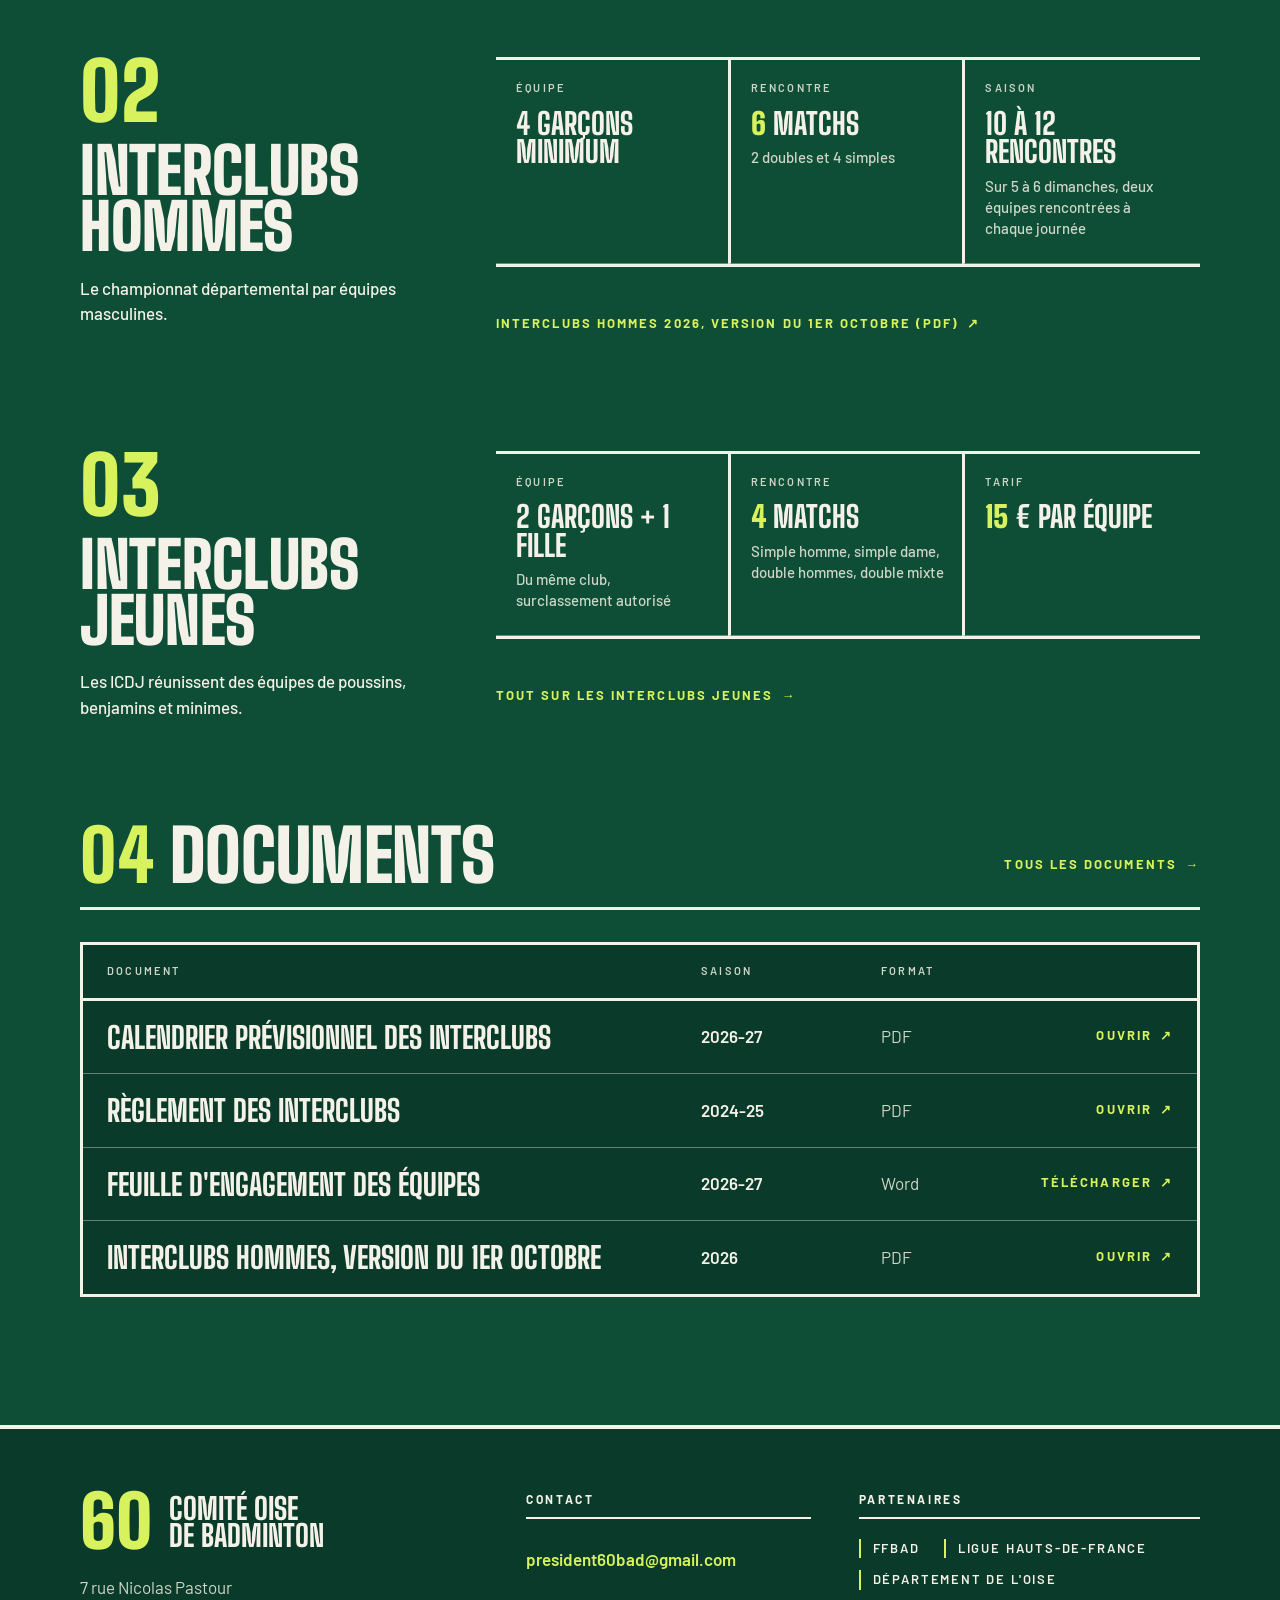
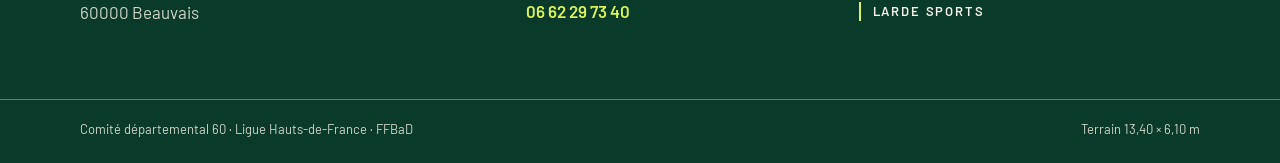
<file: competitions/interclubs.html>
<!DOCTYPE html>
<html lang="fr" class="no-js">
<head>
  <meta charset="utf-8">
  <meta name="viewport" content="width=device-width, initial-scale=1">
  <title>Interclubs | Comité Oise de Badminton</title>
  <meta name="description" content="Interclubs de badminton dans l&#x27;Oise : divisions D1 à D5, interclubs hommes, interclubs jeunes, calendrier et règlement.">
  <meta name="theme-color" content="#0E4D36">
  <link rel="preconnect" href="https://fonts.googleapis.com">
  <link rel="preconnect" href="https://fonts.gstatic.com" crossorigin>
  <link rel="stylesheet" href="https://fonts.googleapis.com/css2?family=Big+Shoulders+Display:wght@800;900&family=Barlow:wght@400;500;600;700&display=swap">
  <link rel="stylesheet" href="../css/style.css">
  <script>document.documentElement.className = document.documentElement.className.replace('no-js', 'js');</script>
  <script src="../js/main.js" defer></script>
</head>
<body>

  <a class="skip" href="#contenu">Aller au contenu</a>

  <header class="site-header">
    <div class="wrap header-inner">
      <a class="brand" href="../index.html">
        <span class="brand-num">60</span>
        <span class="brand-name">Comité Oise<br>Badminton</span>
      </a>

      <button class="nav-toggle" type="button" aria-expanded="false" aria-controls="nav-principale">
        <span class="nav-toggle-open">Menu</span>
        <span class="nav-toggle-close">Fermer</span>
      </button>

      <nav class="nav" id="nav-principale" aria-label="Navigation principale">
        <ul>
          <li><a href="../comite/index.html">Comité</a></li>
          <li><a href="../clubs/index.html">Clubs</a></li>
          <li><a href="../competitions/index.html" aria-current="page">Compétitions</a></li>
          <li><a href="../jeunes/index.html">Jeunes</a></li>
          <li><a href="../formations/index.html">Formations</a></li>
          <li><a href="../documents/index.html">Documents</a></li>
        </ul>
      </nav>
    </div>
  </header>

  <main id="contenu">

    <section class="page-head wrap" aria-labelledby="titre-page">
      <nav class="crumbs" aria-label="Fil d'Ariane">
        <ol>
          <li><a href="../index.html">Accueil</a></li>
          <li><a href="index.html">Compétitions</a></li>
          <li aria-current="page">Interclubs</li>
        </ol>
      </nav>

      <div class="half">
        <div class="lines" aria-hidden="true">
          <i class="ln hl-lsd"></i>
          <i class="ln hl-ssl"></i>
          <i class="ln hl-sgl-a"></i>
          <i class="ln hl-sgl-b"></i>
          <i class="ln hl-ctr"></i>
          <i class="ln hl-net"></i>
          <i class="post post-a"></i>
          <i class="post post-b"></i>
        </div>

        <div class="half-main">
          <h1 id="titre-page">Interclubs</h1>
          <p class="lede"><span>Compétitions par équipes entre les clubs de l'Oise : cinq divisions mixtes et un championnat hommes.</span></p>
        </div>

        <nav class="half-zones" aria-label="Rubriques">
        <a class="hz" href="#mixtes">
          <span class="zone-label">01</span>
          <span class="hz-cta">Mixtes <span class="arrow arrow--down" aria-hidden="true">→</span></span>
        </a>
        <a class="hz" href="#hommes">
          <span class="zone-label">02</span>
          <span class="hz-cta">Hommes <span class="arrow arrow--down" aria-hidden="true">→</span></span>
        </a>
        <a class="hz" href="#jeunes">
          <span class="zone-label">03</span>
          <span class="hz-cta">Jeunes <span class="arrow arrow--down" aria-hidden="true">→</span></span>
        </a>
        <a class="hz" href="#documents">
          <span class="zone-label">04</span>
          <span class="hz-cta">Documents <span class="arrow arrow--down" aria-hidden="true">→</span></span>
        </a>
        </nav>
      </div>
    </section>

    <section class="block wrap" id="mixtes" aria-labelledby="titre-mixtes">
      <div class="split">
        <div class="split-head">
          <span class="sec-num" aria-hidden="true">01</span>
          <h2 id="titre-mixtes">Interclubs mixtes</h2>
          <p>Des équipes mixtes de club, réparties en cinq divisions départementales.</p>
        </div>
        <div class="split-body">
      <ol class="divisions" aria-label="Divisions">
        <li><span class="num">D1</span></li>
        <li><span class="num">D2</span></li>
        <li><span class="num">D3</span></li>
        <li><span class="num">D4</span></li>
        <li><span class="num">D5</span></li>
      </ol>
      <dl class="facts">
        <div><dt>Équipe</dt><dd>3 garçons + 2 filles<small>Composition minimum</small></dd></div>
        <div><dt>Rencontre</dt><dd><span class="num">8</span> matchs<small>2 simples dames, 2 simples hommes, 1 double dames, 1 double hommes, 2 doubles mixtes</small></dd></div>
        <div><dt>Divisions</dt><dd>D1 à D5<small>Poules, résultats et classements publiés sur Badnet</small></dd></div>
      </dl>
      <div class="actions">
        <a class="link-arrow" href="https://04946404-1eca-4499-abea-a94ae544322c.filesusr.com/ugd/301ffc_f38045aa8d624a41b24a34520b768c20.pdf">Calendrier 2026-27 (PDF) <span class="arrow" aria-hidden="true">↗</span></a>
        <a class="link-arrow" href="https://badnet.fr/">Résultats sur Badnet <span class="arrow" aria-hidden="true">↗</span></a>
      </div>
      <div class="slot slot--photo"><span>[Photo : journée d'interclubs à Senlis]</span></div>
        </div>
      </div>
    </section>

    <section class="block wrap" id="hommes" aria-labelledby="titre-hommes">
      <div class="split">
        <div class="split-head">
          <span class="sec-num" aria-hidden="true">02</span>
          <h2 id="titre-hommes">Interclubs hommes</h2>
          <p>Le championnat départemental par équipes masculines.</p>
        </div>
        <div class="split-body">
      <dl class="facts">
        <div><dt>Équipe</dt><dd>4 garçons minimum</dd></div>
        <div><dt>Rencontre</dt><dd><span class="num">6</span> matchs<small>2 doubles et 4 simples</small></dd></div>
        <div><dt>Saison</dt><dd>10 à 12 rencontres<small>Sur 5 à 6 dimanches, deux équipes rencontrées à chaque journée</small></dd></div>
      </dl>
      <div class="actions">
        <a class="link-arrow" href="https://04946404-1eca-4499-abea-a94ae544322c.filesusr.com/ugd/301ffc_64dd1fdeb532469dbacc0e743aebaeee.pdf">Interclubs hommes 2026, version du 1er octobre (PDF) <span class="arrow" aria-hidden="true">↗</span></a>
      </div>
        </div>
      </div>
    </section>

    <section class="block wrap" id="jeunes" aria-labelledby="titre-jeunes">
      <div class="split">
        <div class="split-head">
          <span class="sec-num" aria-hidden="true">03</span>
          <h2 id="titre-jeunes">Interclubs jeunes</h2>
          <p>Les ICDJ réunissent des équipes de poussins, benjamins et minimes.</p>
        </div>
        <div class="split-body">
      <dl class="facts">
        <div><dt>Équipe</dt><dd>2 garçons + 1 fille<small>Du même club, surclassement autorisé</small></dd></div>
        <div><dt>Rencontre</dt><dd><span class="num">4</span> matchs<small>Simple homme, simple dame, double hommes, double mixte</small></dd></div>
        <div><dt>Tarif</dt><dd><span class="num">15</span> € par équipe</dd></div>
      </dl>
      <div class="actions">
        <a class="link-arrow" href="../jeunes/index.html#icdj">Tout sur les interclubs jeunes <span class="arrow" aria-hidden="true">→</span></a>
      </div>
        </div>
      </div>
    </section>

    <section class="block wrap" id="documents" aria-labelledby="titre-documents">
      <div class="section-head">
        <h2 id="titre-documents"><span class="num" aria-hidden="true">04</span> Documents</h2>
        <a class="link-arrow" href="../documents/index.html">Tous les documents <span class="arrow" aria-hidden="true">→</span></a>
      </div>
      <div class="board board--plain">
        <table role="table" aria-label="Documents des interclubs">
          <thead role="rowgroup">
            <tr role="row">
              <th role="columnheader" scope="col">Document</th>
              <th role="columnheader" scope="col">Saison</th>
              <th role="columnheader" scope="col">Format</th>
              <th role="columnheader" scope="col"><span class="visually-hidden">Lien</span></th>
            </tr>
          </thead>
          <tbody role="rowgroup">
            <tr role="row">
              <td role="cell" class="comp">Calendrier prévisionnel des interclubs</td><td role="cell" class="lieu">2026-27</td><td role="cell" class="cat">PDF</td><td role="cell" class="insc"><a class="link-arrow" href="https://04946404-1eca-4499-abea-a94ae544322c.filesusr.com/ugd/301ffc_f38045aa8d624a41b24a34520b768c20.pdf">Ouvrir <span class="arrow" aria-hidden="true">↗</span></a></td>
            </tr>
            <tr role="row">
              <td role="cell" class="comp">Règlement des interclubs</td><td role="cell" class="lieu">2024-25</td><td role="cell" class="cat">PDF</td><td role="cell" class="insc"><a class="link-arrow" href="https://04946404-1eca-4499-abea-a94ae544322c.filesusr.com/ugd/301ffc_dbe0513676cb4df199826fae15ad3cc0.pdf">Ouvrir <span class="arrow" aria-hidden="true">↗</span></a></td>
            </tr>
            <tr role="row">
              <td role="cell" class="comp">Feuille d'engagement des équipes</td><td role="cell" class="lieu">2026-27</td><td role="cell" class="cat">Word</td><td role="cell" class="insc"><a class="link-arrow" href="https://04946404-1eca-4499-abea-a94ae544322c.filesusr.com/ugd/301ffc_20d6a12c0ab94c9298440d3653947728.doc?dn=8.2.1.6_Annexe5_RC_ICD_Formulaire_engagement%202026-27.doc">Télécharger <span class="arrow" aria-hidden="true">↗</span></a></td>
            </tr>
            <tr role="row">
              <td role="cell" class="comp">Interclubs hommes, version du 1er octobre</td><td role="cell" class="lieu">2026</td><td role="cell" class="cat">PDF</td><td role="cell" class="insc"><a class="link-arrow" href="https://04946404-1eca-4499-abea-a94ae544322c.filesusr.com/ugd/301ffc_64dd1fdeb532469dbacc0e743aebaeee.pdf">Ouvrir <span class="arrow" aria-hidden="true">↗</span></a></td>
            </tr>
          </tbody>
        </table>
      </div>
    </section>
  </main>

  <!-- ================= PIED DE PAGE ================= -->
  <footer class="site-footer">
    <div class="wrap footer-grid">
      <div class="footer-id">
        <p class="footer-brand"><span class="brand-num">60</span><span>Comité Oise<br>de Badminton</span></p>
        <address>7 rue Nicolas Pastour<br>60000 Beauvais</address>
      </div>

      <div class="footer-contact">
        <h2>Contact</h2>
        <ul>
          <li><a href="mailto:president60bad@gmail.com">president60bad@gmail.com</a></li>
          <li><a href="tel:+33662297340">06 62 29 73 40</a></li>
        </ul>
      </div>

      <div class="footer-partners">
        <h2>Partenaires</h2>
        <ul>
          <li>FFBaD</li>
          <li>Ligue Hauts-de-France</li>
          <li>Département de l'Oise</li>
          <li>Larde Sports</li>
        </ul>
      </div>
    </div>

    <div class="wrap footer-bottom">
      <p>Comité départemental 60 · Ligue Hauts-de-France · FFBaD</p>
      <p>Terrain 13,40 × 6,10 m</p>
    </div>
  </footer>

</body>
</html>
</file>
<file: css/style.css>
/* =====================================================================
   COMITÉ OISE BADMINTON — direction artistique « LE TERRAIN »
   Le site est un terrain de badminton vu du dessus : les lignes
   structurent la page, les zones servent de boutons, les chiffres
   sont des cotes de plan ou un tableau d'affichage.
   ===================================================================== */

:root {
  /* Charte */
  --bg: #0E4D36;        /* fond vert gymnase */
  --court: #125A40;     /* surface du terrain */
  --dark: #0A3A29;      /* zone sombre */
  --darker: #062A1D;    /* zone très sombre */
  --ink: #F4F1E8;       /* lignes et texte, blanc cassé */
  --ink-2: #CDD6C9;     /* texte secondaire (AA sur --bg et --dark) */
  --rule: rgba(244, 241, 232, 0.38);
  --accent: #D7F25C;    /* jaune-vert volant */
  --on-accent: #0A3A29;

  /* Terrain */
  --lw: 4px;            /* épaisseur des lignes */
  --post: 22px;         /* diamètre des poteaux */

  /* Mise en page */
  --gutter: 80px;
  --max: 1280px;
  --display: "Big Shoulders Display", "Arial Narrow", Impact, sans-serif;
  --text: "Barlow", "Helvetica Neue", Arial, sans-serif;
}

/* ---------- Base ---------- */
*, *::before, *::after { box-sizing: border-box; }

html {
  -webkit-text-size-adjust: 100%;
  scroll-behavior: smooth;
  scroll-padding-top: 24px;
}

body {
  margin: 0;
  background: var(--bg);
  color: var(--ink);
  font-family: var(--text);
  font-size: 17px;
  line-height: 1.5;
}

h1, h2, h3 {
  margin: 0;
  font-family: var(--display);
  font-weight: 900;
  text-transform: uppercase;
  line-height: 0.88;
  letter-spacing: -0.005em;
  overflow-wrap: anywhere;
}

p, address { margin: 0; font-style: normal; }
ul, ol { margin: 0; padding: 0; list-style: none; }
a { color: inherit; }
b, strong { font-weight: 700; }
i { font-style: normal; }

:focus-visible {
  outline: 3px solid var(--accent);
  outline-offset: 3px;
}

.skip {
  position: absolute;
  top: -200px;
  left: 16px;
  z-index: 200;
  padding: 12px 18px;
  background: var(--accent);
  color: var(--on-accent);
  font-weight: 700;
  text-transform: uppercase;
  letter-spacing: 0.12em;
  text-decoration: none;
}
.skip:focus { top: 12px; }

.visually-hidden {
  position: absolute !important;
  width: 1px; height: 1px;
  padding: 0; margin: -1px;
  overflow: hidden;
  clip: rect(0 0 0 0);
  white-space: nowrap;
  border: 0;
}

.wrap {
  max-width: calc(var(--max) + 2 * var(--gutter));
  margin-inline: auto;
  padding-inline: var(--gutter);
}

.arrow { display: inline-block; }
.arrow--down { transform: rotate(90deg); }
.nowrap { white-space: nowrap; }

/* Nombres en accent, façon tableau de score */
.num {
  font-family: var(--display);
  font-weight: 900;
  color: var(--accent);
  letter-spacing: 0;
}

/* Lien d'action */
.link-arrow {
  display: inline-flex;
  align-items: center;
  gap: 8px;
  min-height: 44px;
  color: var(--accent);
  font-weight: 700;
  font-size: 13px;
  text-transform: uppercase;
  letter-spacing: 0.16em;
  text-decoration: none;
  border-bottom: 2px solid transparent;
}
.link-arrow:hover,
.link-arrow:focus-visible { border-bottom-color: var(--accent); }
.link-arrow .arrow { transition: transform 0.2s ease; }
.link-arrow:hover .arrow { transform: translateX(4px); }

/* Bouton principal */
.btn {
  display: inline-flex;
  align-items: center;
  gap: 14px;
  min-height: 60px;
  padding: 0 28px;
  background: var(--accent);
  color: var(--on-accent);
  font-family: var(--display);
  font-weight: 800;
  font-size: 28px;
  line-height: 1;
  text-transform: uppercase;
  text-decoration: none;
}
.btn:hover,
.btn:focus-visible { background: var(--ink); }
.btn .arrow { transition: transform 0.2s ease; }
.btn:hover .arrow { transform: translateX(6px); }

/* ---------- En-tête ---------- */
.site-header {
  border-bottom: 1px solid var(--rule);
}

.header-inner {
  display: flex;
  align-items: center;
  justify-content: space-between;
  gap: 32px;
  min-height: 104px;
}

.brand {
  display: flex;
  align-items: center;
  gap: 16px;
  min-height: 44px;
  text-decoration: none;
}

.brand-num {
  font-family: var(--display);
  font-weight: 900;
  font-size: 60px;
  line-height: 0.8;
  color: var(--accent);
}

.brand-name {
  font-weight: 700;
  font-size: 13px;
  line-height: 1.3;
  text-transform: uppercase;
  letter-spacing: 0.16em;
}

.nav ul {
  display: flex;
  gap: 36px;
}

.nav a {
  display: inline-flex;
  align-items: center;
  min-height: 44px;
  padding-top: 3px;
  border-bottom: 3px solid transparent;
  font-weight: 600;
  font-size: 12px;
  letter-spacing: 0.2em;
  text-transform: uppercase;
  text-decoration: none;
}
.nav a:hover,
.nav a:focus-visible { border-bottom-color: var(--accent); }

.nav-toggle { display: none; }

/* ---------- Hero : le terrain ---------- */
.hero {
  padding-top: 40px;
  padding-bottom: 40px;
}

/* Cotes de plan, alignées sur les zones du terrain
   (fond gauche | avant | fond droit) */
.cotes {
  display: grid;
  grid-template-columns: 35.22fr 29.56fr 35.22fr;
  height: 40px;
  margin-bottom: 40px;
}

.cote {
  position: relative;
  display: flex;
  align-items: center;
  justify-content: center;
  border-left: 2px solid var(--ink);
}
.cote:last-child { border-right: 2px solid var(--ink); }

.cote::before {
  content: "";
  position: absolute;
  left: 0; right: 0;
  top: 50%;
  height: 2px;
  margin-top: -1px;
  background: var(--ink);
}

.cote-text {
  position: relative;
  display: flex;
  align-items: baseline;
  gap: 12px;
  padding: 0 16px;
  background: var(--bg);
  font-weight: 600;
  font-size: 12px;
  letter-spacing: 0.2em;
  text-transform: uppercase;
  white-space: nowrap;
}
.cote-text .num {
  font-size: 40px;
  line-height: 1;
}

/* Le terrain : 13,40 × 6,10 m, filet vertical au centre */
.court {
  position: relative;
  aspect-ratio: 1340 / 610;
  background: var(--court);
  border: var(--lw) solid var(--ink);
  container-type: inline-size;
}

.lines {
  position: absolute;
  inset: 0;
  z-index: 1;
  pointer-events: none;
}

.ln {
  position: absolute;
  background: var(--ink);
}

/* lignes de service long en double : 0,76 m du fond */
.ln-lsd-a { left: calc(5.67% - var(--lw) / 2); top: 0; width: var(--lw); height: 100%; }
.ln-lsd-b { left: calc(94.33% - var(--lw) / 2); top: 0; width: var(--lw); height: 100%; }

/* lignes de service court : 1,98 m du filet */
.ln-ssl-a { left: calc(35.22% - var(--lw) / 2); top: 0; width: var(--lw); height: 100%; }
.ln-ssl-b { left: calc(64.78% - var(--lw) / 2); top: 0; width: var(--lw); height: 100%; }

/* couloirs de simple : 0,46 m des bords */
.ln-sgl-a { top: calc(7.54% - var(--lw) / 2); left: 0; height: var(--lw); width: 100%; }
.ln-sgl-b { top: calc(92.46% - var(--lw) / 2); left: 0; height: var(--lw); width: 100%; }

/* lignes médianes : du fond à la ligne de service court */
.ln-ctr-a { top: calc(50% - var(--lw) / 2); left: 0; height: var(--lw); width: 35.22%; }
.ln-ctr-b { top: calc(50% - var(--lw) / 2); left: 64.78%; height: var(--lw); width: 35.22%; }

/* filet en pointillés */
.ln-net {
  left: calc(50% - var(--lw) / 2);
  top: 0;
  width: var(--lw);
  height: 100%;
  background: repeating-linear-gradient(
    to bottom,
    var(--ink) 0 var(--lw),
    transparent var(--lw) calc(var(--lw) * 2.5)
  );
}

/* poteaux : les seuls ronds du site */
.post {
  position: absolute;
  z-index: 3;
  width: var(--post);
  height: var(--post);
  border-radius: 50%;
  background: var(--accent);
  left: 50%;
  transform: translateX(-50%);
}
.post-a { top: calc(-0.7 * var(--post) - var(--lw)); }
.post-b { bottom: calc(-0.7 * var(--post) - var(--lw)); }

/* Zones */
.zone {
  position: absolute;
  z-index: 2;
}

/* moitié gauche : le titre chevauche volontairement les lignes */
.zone-title {
  left: 0;
  top: 0;
  display: flex;
  flex-direction: column;
  width: 50%;
  height: 100%;
  padding: 3cqw 2cqw 4.2cqw 3cqw;
  pointer-events: none;
}
.zone-title h1 {
  font-size: 11.4cqw;
  color: var(--ink);
}
.zone-title p {
  max-width: 34ch;
  margin-top: auto;
  padding-top: 2cqw;
  font-weight: 500;
  font-size: max(15px, 1.45cqw);
  line-height: 1.4;
}

/* carrés de service (côté droit) */
.zone-svc {
  display: flex;
  flex-direction: column;
  justify-content: space-between;
  padding: 1.5cqw 1.7cqw;
  color: var(--ink);
  text-decoration: none;
  transition: background-color 0.15s ease;
}
.zone-svc-droit {
  left: calc(64.78% + var(--lw) / 2);
  top: calc(7.54% + var(--lw) / 2);
  width: calc(29.55% - var(--lw));
  height: calc(42.46% - var(--lw));
}
.zone-svc-gauche {
  left: calc(64.78% + var(--lw) / 2);
  top: calc(50% + var(--lw) / 2);
  width: calc(29.55% - var(--lw));
  height: calc(42.46% - var(--lw));
}
.zone-svc:hover,
.zone-svc:focus-visible { background: var(--dark); }

.zone-label {
  display: flex;
  align-items: center;
  gap: 10px;
  font-weight: 600;
  font-size: max(11px, 0.86cqw);
  letter-spacing: 0.2em;
  text-transform: uppercase;
}
.zone-label::before {
  content: "";
  flex: none;
  width: 18px;
  height: 2px;
  background: currentColor;
}
.zone-net .zone-label { white-space: nowrap; }

.zone-cta {
  display: block;
  font-family: var(--display);
  font-weight: 800;
  font-size: 3.4cqw;
  line-height: 0.92;
  text-transform: uppercase;
  color: var(--accent);
}
.zone-cta .arrow { transition: transform 0.2s ease; }
.zone:hover .zone-cta .arrow { transform: translateX(0.15em); }

/* zone avant, entre le filet et le service court : bouton principal */
.zone-net {
  left: calc(50% + var(--lw) / 2);
  top: calc(7.54% + var(--lw) / 2);
  width: calc(14.78% - var(--lw));
  height: calc(84.92% - var(--lw));
  display: flex;
  flex-direction: column;
  justify-content: space-between;
  padding: 1.1cqw 1.1cqw;
  background: var(--accent);
  color: var(--on-accent);
  text-decoration: none;
}
.zone-net:hover,
.zone-net:focus-visible { background: var(--ink); }
.zone-net .zone-cta {
  color: var(--on-accent);
  font-size: 3.6cqw;
  white-space: nowrap;
  writing-mode: vertical-rl;
  text-orientation: sideways;
  transform: rotate(180deg);
  align-self: center;
}
.zone-net .zone-cta .arrow { transform: rotate(90deg); }
.zone-net:hover .zone-cta .arrow { transform: rotate(90deg) translateX(0.15em); }

/* ---------- Titres de section ---------- */
.section-head {
  display: flex;
  align-items: flex-end;
  justify-content: space-between;
  gap: 32px;
  padding-bottom: 20px;
  margin-bottom: 32px;
  border-bottom: 3px solid var(--ink);
}
.section-head h2 { font-size: 72px; }

/* ---------- Tableau des rencontres ---------- */
.rencontres { padding-top: 64px; }

.board {
  position: relative;
  background: var(--dark);
  border: 3px solid var(--ink);
}

.board-tag {
  position: absolute;
  right: -3px;
  top: -3px;
  padding: 8px 14px;
  background: var(--accent);
  color: var(--on-accent);
  font-family: var(--display);
  font-weight: 900;
  font-size: 22px;
  line-height: 1;
  text-transform: uppercase;
}
.board-tag span {
  font-family: var(--text);
  font-weight: 700;
  font-size: 11px;
  letter-spacing: 0.2em;
  margin-right: 8px;
  vertical-align: 0.2em;
}

.board table {
  width: 100%;
  border-collapse: collapse;
}

.board th {
  padding: 18px 24px;
  border-bottom: 3px solid var(--ink);
  font-weight: 600;
  font-size: 11px;
  letter-spacing: 0.2em;
  text-transform: uppercase;
  text-align: left;
  color: var(--ink-2);
}
.board th:first-child { padding: 18px 0 18px 0; width: 132px; text-align: center; }

.board td {
  padding: 0 24px;
  border-bottom: 1px solid var(--rule);
  vertical-align: middle;
}
.board tbody tr:last-child td { border-bottom: 0; }

.board td.date {
  width: 132px;
  padding: 0;
  background: var(--darker);
  border-right: 3px solid var(--ink);
}
.board td.date time,
.board td.date .date-tbd {
  display: flex;
  flex-direction: column;
  align-items: center;
  justify-content: center;
  min-height: 104px;
  padding: 10px 6px;
}
.board td.date b {
  font-family: var(--display);
  font-weight: 900;
  font-size: 60px;
  line-height: 0.85;
  color: var(--accent);
}
.board td.date .date-tbd b { font-size: 30px; }
.board td.date .mois {
  margin-top: 8px;
  font-weight: 600;
  font-size: 12px;
  letter-spacing: 0.2em;
  text-transform: uppercase;
}

.board td.comp {
  font-family: var(--display);
  font-weight: 800;
  font-size: 30px;
  line-height: 0.95;
  text-transform: uppercase;
}
.board td.lieu { width: 180px; font-weight: 600; }
.board td.cat { width: 160px; color: var(--ink-2); }
.board td.insc { width: 170px; text-align: right; white-space: nowrap; }

/* ---------- Quatre couloirs ---------- */
.couloirs { padding-top: 112px; }

.lanes {
  display: grid;
  grid-template-columns: repeat(4, 1fr);
  border-top: 6px solid var(--ink);
  border-bottom: 6px solid var(--ink);
}

.lane {
  padding: 36px 28px 48px;
  border-left: 3px solid var(--ink);
}
.lane:first-child { border-left: 0; padding-left: 0; }
.lane:last-child { padding-right: 0; }

.lane-num {
  display: block;
  font-family: var(--display);
  font-weight: 900;
  font-size: 72px;
  line-height: 0.85;
  color: var(--accent);
}

.lane h2 {
  margin-top: 28px;
  font-size: 44px;
  font-weight: 800;
}
.lane h2 a {
  text-decoration: none;
  border-bottom: 3px solid transparent;
}
.lane h2 a:hover,
.lane h2 a:focus-visible { border-bottom-color: var(--accent); }

.lane p {
  margin-top: 18px;
  font-size: 16px;
  color: var(--ink-2);
}

/* ---------- 16 clubs ---------- */
.clubs { padding-top: 112px; }

.clubs-grid {
  display: grid;
  grid-template-columns: 4fr 8fr;
  gap: 64px;
  align-items: start;
}

.clubs-intro h2 { font-size: 72px; }
.clubs-intro h2 .num { font-size: 1.15em; }

.clubs-intro p {
  max-width: 40ch;
  margin-top: 24px;
  font-size: 18px;
  font-weight: 500;
}

.clubs-intro .btn { margin-top: 32px; }

.photo-slot {
  display: flex;
  align-items: center;
  justify-content: center;
  aspect-ratio: 4 / 3;
  margin-top: 48px;
  border: 3px solid var(--ink);
  background: var(--court);
  font-weight: 600;
  font-size: 12px;
  letter-spacing: 0.2em;
  text-transform: uppercase;
  color: var(--ink-2);
}

.clubs-list {
  display: grid;
  grid-template-columns: 1fr 1fr;
  column-gap: 48px;
  border-top: 3px solid var(--ink);
}

.clubs-list li {
  border-bottom: 1px solid var(--rule);
}
.clubs-list a,
.clubs-list .row {
  display: flex;
  align-items: baseline;
  justify-content: space-between;
  gap: 16px;
  min-height: 44px;
  padding: 16px 0;
  text-decoration: none;
}
.clubs-list a:hover .ville,
.clubs-list a:focus-visible .ville { color: var(--accent); }

.ville {
  font-family: var(--display);
  font-weight: 800;
  font-size: 32px;
  line-height: 0.9;
  text-transform: uppercase;
}
.club {
  flex: 1;
  font-size: 14px;
  text-align: right;
  color: var(--ink-2);
}

/* ---------- Pied de page ---------- */
.site-footer {
  margin-top: 128px;
  background: var(--dark);
  border-top: var(--lw) solid var(--ink);
}

.footer-grid {
  display: grid;
  grid-template-columns: 1.4fr 1fr 1.2fr;
  gap: 48px;
  padding-top: 64px;
  padding-bottom: 64px;
}

.footer-brand {
  display: flex;
  align-items: center;
  gap: 16px;
  font-family: var(--display);
  font-weight: 800;
  font-size: 30px;
  line-height: 0.9;
  text-transform: uppercase;
}
.footer-brand .brand-num { font-size: 72px; }

.footer-id address {
  margin-top: 24px;
  color: var(--ink-2);
}

.site-footer h2 {
  font-family: var(--text);
  font-weight: 700;
  font-size: 12px;
  line-height: 1;
  letter-spacing: 0.22em;
  padding-bottom: 12px;
  margin-bottom: 20px;
  border-bottom: 2px solid var(--ink);
}

.footer-contact li + li { margin-top: 8px; }
.footer-contact a {
  display: inline-flex;
  align-items: center;
  min-height: 44px;
  color: var(--accent);
  font-weight: 600;
  text-decoration: none;
  border-bottom: 2px solid transparent;
}
.footer-contact a:hover,
.footer-contact a:focus-visible { border-bottom-color: var(--accent); }

.footer-partners ul {
  display: flex;
  flex-wrap: wrap;
  gap: 12px 24px;
}
.footer-partners li {
  padding-left: 12px;
  border-left: 2px solid var(--accent);
  font-weight: 600;
  font-size: 13px;
  letter-spacing: 0.14em;
  text-transform: uppercase;
}

.footer-bottom {
  display: flex;
  flex-wrap: wrap;
  justify-content: space-between;
  gap: 8px 24px;
  padding-top: 20px;
  padding-bottom: 24px;
  border-top: 1px solid var(--rule);
  font-size: 13px;
  color: var(--ink-2);
}
.footer-bottom .wrap { border-top: 1px solid var(--rule); }

/* =====================================================================
   RESPONSIVE
   ===================================================================== */

@media (max-width: 1180px) {
  :root { --gutter: 40px; }
  .section-head h2,
  .clubs-intro h2 { font-size: 60px; }
  .board td.comp { font-size: 26px; }
  .lanes { grid-template-columns: repeat(2, 1fr); }
  .lane:nth-child(3) { border-left: 0; padding-left: 0; }
  .lane:nth-child(2) { padding-right: 0; }
  .lane:nth-child(-n + 2) { border-bottom: 3px solid var(--ink); }
  .lane:nth-child(4) { padding-right: 0; }
  .clubs-grid { grid-template-columns: 1fr; gap: 48px; }
  .photo-slot { display: none; }
}

/* Menu en panneau plein écran */
@media (max-width: 900px) {
  .header-inner { min-height: 80px; }
  .brand-num { font-size: 48px; }

  .nav-toggle {
    position: relative;
    z-index: 60;
    display: inline-flex;
    align-items: center;
    min-height: 44px;
    padding: 0 16px;
    border: 2px solid var(--ink);
    background: transparent;
    color: var(--ink);
    font: 600 12px/1 var(--text);
    letter-spacing: 0.2em;
    text-transform: uppercase;
    cursor: pointer;
  }
  .nav-toggle-close { display: none; }
  .nav-toggle[aria-expanded="true"] {
    background: var(--accent);
    border-color: var(--accent);
    color: var(--on-accent);
  }
  .nav-toggle[aria-expanded="true"] .nav-toggle-open { display: none; }
  .nav-toggle[aria-expanded="true"] .nav-toggle-close { display: inline; }

  .js .nav {
    display: none;
    position: fixed;
    inset: 0;
    z-index: 50;
    padding: 112px var(--gutter) 40px;
    background: var(--darker);
    overflow-y: auto;
  }
  .js .nav.is-open { display: block; }
  .js .nav-open { overflow: hidden; }

  .js .nav ul {
    flex-direction: column;
    gap: 0;
    border-top: 3px solid var(--ink);
  }
  .js .nav li { border-bottom: 1px solid var(--rule); }
  .js .nav a {
    display: flex;
    justify-content: space-between;
    width: 100%;
    min-height: 64px;
    padding: 12px 0;
    border-bottom: 0;
    font-family: var(--display);
    font-weight: 800;
    font-size: 44px;
    letter-spacing: 0;
    line-height: 0.9;
  }
  .js .nav a::after {
    content: "→";
    color: var(--accent);
  }

  /* sans JavaScript : menu simplement replié sous la marque */
  .zone-net .zone-label::before { display: none; }
  .nav-open .brand { position: relative; z-index: 60; }

  .no-js .nav-toggle { display: none; }
  .no-js .header-inner { flex-wrap: wrap; padding-bottom: 8px; }
  .no-js .nav { width: 100%; }
  .no-js .nav ul { flex-wrap: wrap; gap: 4px 24px; }
}

/* Le terrain passe à la verticale, le filet devient horizontal */
@media (max-width: 719px) {
  :root { --gutter: 20px; --lw: 3px; --post: 18px; }
  body { font-size: 16px; }

  .hero { padding-top: 24px; }

  /* les cotes deviennent une ligne de chiffres sous le terrain */
  .cotes {
    order: 2;
    grid-template-columns: 1fr 1fr 1fr;
    height: auto;
    margin: 40px 0 0;
  }
  .hero { display: flex; flex-direction: column; }
  .court { order: 1; }
  .cote { padding: 12px 0; }
  .cote::before { display: none; }
  .cote-text {
    flex-direction: column;
    align-items: center;
    gap: 6px;
    padding: 0 6px;
    font-size: 10px;
    letter-spacing: 0.16em;
    white-space: normal;
    text-align: center;
    line-height: 1.3;
  }
  .cote-text .num { font-size: 34px; }

  .court { aspect-ratio: 610 / 1340; }

  /* lignes de service long : horizontales */
  .ln-lsd-a { top: calc(5.67% - var(--lw) / 2); left: 0; height: var(--lw); width: 100%; }
  .ln-lsd-b { top: calc(94.33% - var(--lw) / 2); left: 0; height: var(--lw); width: 100%; }
  /* lignes de service court */
  .ln-ssl-a { top: calc(35.22% - var(--lw) / 2); left: 0; height: var(--lw); width: 100%; }
  .ln-ssl-b { top: calc(64.78% - var(--lw) / 2); left: 0; height: var(--lw); width: 100%; }
  /* couloirs de simple : verticaux */
  .ln-sgl-a { left: calc(7.54% - var(--lw) / 2); top: 0; width: var(--lw); height: 100%; }
  .ln-sgl-b { left: calc(92.46% - var(--lw) / 2); top: 0; width: var(--lw); height: 100%; }
  /* lignes médianes */
  .ln-ctr-a { left: calc(50% - var(--lw) / 2); top: 0; width: var(--lw); height: 35.22%; }
  .ln-ctr-b { left: calc(50% - var(--lw) / 2); top: 64.78%; width: var(--lw); height: 35.22%; }
  /* filet horizontal */
  .ln-net {
    top: calc(50% - var(--lw) / 2);
    left: 0;
    height: var(--lw);
    width: 100%;
    background: repeating-linear-gradient(
      to right,
      var(--ink) 0 var(--lw),
      transparent var(--lw) calc(var(--lw) * 2.5)
    );
  }
  .post {
    left: auto;
    top: 50%;
    transform: translateY(-50%);
  }
  .post-a { left: calc(-0.7 * var(--post) - var(--lw)); }
  .post-b { right: calc(-0.7 * var(--post) - var(--lw)); bottom: auto; }

  /* moitié haute : le titre */
  .zone-title {
    width: 100%;
    height: 50%;
    padding: 7cqw 6cqw 5cqw;
  }
  .zone-title h1 { font-size: 23cqw; }
  .zone-title p { padding-top: 4cqw; font-size: 15px; }

  /* zone avant, sous le filet : bouton principal */
  .zone-net {
    left: calc(7.54% + var(--lw) / 2);
    top: calc(50% + var(--lw) / 2);
    width: calc(84.92% - var(--lw));
    height: calc(14.78% - var(--lw));
    flex-direction: row;
    align-items: center;
    justify-content: space-between;
    gap: 12px;
    padding: 0 4cqw;
  }
  .zone-net .zone-cta {
    white-space: normal;
    writing-mode: horizontal-tb;
    transform: none;
    align-self: auto;
    font-size: 7.4cqw;
    text-align: right;
  }
  .zone-net .zone-cta .arrow { transform: none; }
  .zone-net:hover .zone-cta .arrow { transform: translateX(0.15em); }

  /* carrés de service : moitié basse, droite et gauche du serveur */
  .zone-svc-droit {
    left: calc(50% + var(--lw) / 2);
    top: calc(64.78% + var(--lw) / 2);
    width: calc(42.46% - var(--lw));
    height: calc(29.55% - var(--lw));
  }
  .zone-svc-gauche {
    left: calc(7.54% + var(--lw) / 2);
    top: calc(64.78% + var(--lw) / 2);
    width: calc(42.46% - var(--lw));
    height: calc(29.55% - var(--lw));
  }
  .zone-svc { padding: 4cqw 4cqw; }
  .zone-cta { font-size: 8.4cqw; }
  .zone-label { font-size: 10px; letter-spacing: 0.16em; }
  .zone-label::before { width: 12px; }

  /* titres de section */
  .section-head {
    flex-direction: column;
    align-items: flex-start;
    gap: 8px;
    padding-bottom: 16px;
    margin-bottom: 24px;
  }
  .section-head h2,
  .clubs-intro h2 { font-size: 48px; }
  .rencontres { padding-top: 56px; }

  /* tableau des rencontres : liste de lignes, date à gauche */
  .board-tag {
    position: static;
    display: block;
    padding: 8px 12px;
    font-size: 18px;
    border-bottom: 3px solid var(--ink);
  }
  .board thead {
    position: absolute;
    width: 1px; height: 1px;
    overflow: hidden;
    clip: rect(0 0 0 0);
  }
  .board table, .board tbody { display: block; }
  .board tr {
    display: grid;
    grid-template-columns: 84px 1fr;
    border-bottom: 1px solid var(--rule);
  }
  .board tbody tr:last-child { border-bottom: 0; }
  .board td {
    display: block;
    width: auto;
    padding: 0 16px;
    border-bottom: 0;
  }
  .board td.date {
    grid-row: 1 / span 4;
    width: auto;
    padding: 0;
    border-right: 3px solid var(--ink);
  }
  .board td.date time,
  .board td.date .date-tbd { height: 100%; min-height: 0; }
  .board td.date b { font-size: 44px; }
  .board td.date .date-tbd b { font-size: 20px; }
  .board td.comp { padding-top: 16px; font-size: 24px; }
  .board td.lieu { padding-top: 8px; }
  .board td.cat { width: auto; }
  .board td.insc { width: auto; text-align: left; padding-bottom: 8px; }
  .board tbody tr:last-child td { border-bottom: 0; }

  /* couloirs empilés */
  .couloirs { padding-top: 80px; }
  .lanes { grid-template-columns: 1fr; }
  .lane,
  .lane:nth-child(n) {
    padding: 28px 0 32px;
    border-left: 0;
    border-bottom: 3px solid var(--ink);
  }
  .lane:last-child { border-bottom: 0; }
  .lane-num { font-size: 56px; }
  .lane h2 { margin-top: 16px; font-size: 36px; }

  /* clubs sur une colonne */
  .clubs { padding-top: 80px; }
  .clubs-intro p { font-size: 16px; }
  .clubs-intro .btn { font-size: 24px; min-height: 56px; }
  .clubs-list { grid-template-columns: 1fr; column-gap: 0; }
  .clubs-list a,
  .clubs-list .row { padding: 12px 0; }
  .ville { font-size: 26px; }
  .club { font-size: 13px; }

  /* pied de page */
  .site-footer { margin-top: 80px; }
  .footer-grid {
    grid-template-columns: 1fr;
    gap: 40px;
    padding-top: 48px;
    padding-bottom: 40px;
  }
  .footer-brand { font-size: 26px; }
  .footer-brand .brand-num { font-size: 60px; }
}

@media (prefers-reduced-motion: reduce) {
  html { scroll-behavior: auto; }
  *, *::before, *::after { transition: none !important; }
}

/* =====================================================================
   PAGES INTÉRIEURES
   Chaque page s'ouvre sur un demi-terrain : fond de court à gauche,
   filet à droite. Les rubriques de la page occupent la zone avant.
   ===================================================================== */

/* Rubrique courante dans le menu */
.nav a[aria-current="page"] { border-bottom-color: var(--ink); }

/* ---------- Fil d'Ariane ---------- */
.crumbs { margin-bottom: 12px; }
.crumbs ol {
  display: flex;
  flex-wrap: wrap;
  align-items: center;
  gap: 0 14px;
}
.crumbs li {
  display: flex;
  align-items: center;
  gap: 14px;
  min-height: 44px;
  font-weight: 600;
  font-size: 12px;
  letter-spacing: 0.2em;
  text-transform: uppercase;
  color: var(--ink-2);
}
.crumbs li + li::before {
  content: "";
  width: 18px;
  height: 2px;
  background: currentColor;
}
.crumbs a {
  display: inline-flex;
  align-items: center;
  min-height: 44px;
  color: var(--ink);
  text-decoration: none;
  border-bottom: 2px solid transparent;
}
.crumbs a:hover,
.crumbs a:focus-visible { border-bottom-color: var(--accent); }

/* ---------- En-tête de page : le demi-terrain ---------- */
.page-head { padding-top: 16px; }

.half {
  --sgl: 32px;                 /* couloir de simple */
  position: relative;
  display: grid;
  grid-template-columns: 70.45% 29.55%;   /* fond de court | zone avant (1,98 m / 6,70 m) */
  min-height: 440px;
  background: var(--court);
  border: var(--lw) solid var(--ink);
  border-right: 0;
  container-type: inline-size;
}

.half .lines {
  position: absolute;
  inset: 0;
  z-index: 1;
  pointer-events: none;
}

/* ligne de service long en double : 0,76 m du fond */
.hl-lsd { left: calc(11.34% - var(--lw) / 2); top: 0; width: var(--lw); height: 100%; }
/* ligne de service court : 1,98 m du filet */
.hl-ssl { left: calc(70.45% - var(--lw) / 2); top: 0; width: var(--lw); height: 100%; }
/* couloirs de simple */
.hl-sgl-a { top: calc(var(--sgl) - var(--lw) / 2); left: 0; width: 100%; height: var(--lw); }
.hl-sgl-b { bottom: calc(var(--sgl) - var(--lw) / 2); left: 0; width: 100%; height: var(--lw); }
/* ligne médiane : du fond à la ligne de service court */
.hl-ctr { top: calc(50% - var(--lw) / 2); left: 0; width: 70.45%; height: var(--lw); }
/* filet en pointillés, sur le bord droit */
.hl-net {
  top: calc(-1 * var(--lw));
  right: 0;
  width: var(--lw);
  height: calc(100% + 2 * var(--lw));
  background: repeating-linear-gradient(
    to bottom,
    var(--ink) 0 var(--lw),
    transparent var(--lw) calc(var(--lw) * 2.5)
  );
}
.half .post { left: calc(100% - var(--lw) / 2); }

.half-main {
  position: relative;
  z-index: 2;
  display: flex;
  flex-direction: column;
  min-width: 0;
  padding: calc(var(--sgl) + 28px) 4cqw calc(var(--sgl) + 26px) 3cqw;
}
.half-main h1 { font-size: 10cqw; }

.lede {
  margin-top: auto;
  padding-top: 32px;
  max-width: 44ch;
  font-weight: 500;
  font-size: 18px;
  line-height: 1.5;
}
/* le texte interrompt les lignes, comme la cote d'un plan */
.lede span {
  background: var(--court);
  -webkit-box-decoration-break: clone;
  box-decoration-break: clone;
}

/* zone avant : les rubriques de la page */
.half-zones {
  position: relative;
  z-index: 2;
  display: flex;
  flex-direction: column;
  padding: calc(var(--sgl) + var(--lw) / 2) var(--lw) calc(var(--sgl) + var(--lw) / 2) calc(var(--lw) / 2);
}

.hz {
  flex: 1;
  display: flex;
  flex-direction: column;
  justify-content: space-between;
  gap: 10px;
  min-height: 64px;
  padding: 14px 1.8cqw;
  color: var(--ink);
  text-decoration: none;
  transition: background-color 0.15s ease;
}
.hz + .hz { border-top: 1px solid var(--rule); }
.hz:hover,
.hz:focus-visible { background: var(--dark); }

.hz-cta {
  font-family: var(--display);
  font-weight: 800;
  font-size: max(22px, 2.3cqw);
  line-height: 0.92;
  text-transform: uppercase;
  color: var(--accent);
}

.hz--accent {
  background: var(--accent);
  color: var(--on-accent);
}
.hz--accent .hz-cta { color: var(--on-accent); }
.hz--accent:hover,
.hz--accent:focus-visible { background: var(--ink); }

/* ---------- Sections ---------- */
.block { padding-top: 104px; scroll-margin-top: 16px; }

.kicker {
  display: flex;
  align-items: center;
  gap: 10px;
  margin-bottom: 18px;
  font-weight: 600;
  font-size: 12px;
  letter-spacing: 0.2em;
  text-transform: uppercase;
  color: var(--ink-2);
}
.kicker::before {
  content: "";
  flex: none;
  width: 18px;
  height: 2px;
  background: currentColor;
}

.split {
  display: grid;
  grid-template-columns: 4fr 8fr;
  gap: 64px;
  align-items: start;
}
.split-head h2 { font-size: 64px; }
.split-head .sec-num {
  display: block;
  margin-bottom: 18px;
  font-family: var(--display);
  font-weight: 900;
  font-size: 80px;
  line-height: 0.85;
  color: var(--accent);
}
.split-head p {
  max-width: 36ch;
  margin-top: 20px;
  font-weight: 500;
}
.split-head .btn,
.split-head .link-arrow { margin-top: 24px; }

.split-body > * + * { margin-top: 36px; }

.prose > * + * { margin-top: 16px; }
.prose p { max-width: 64ch; font-size: 18px; }

.sub-title {
  font-size: 36px;
  font-weight: 800;
}

.note {
  max-width: 70ch;
  font-size: 15px;
  color: var(--ink-2);
}

.actions {
  display: flex;
  flex-wrap: wrap;
  align-items: center;
  gap: 16px 32px;
}

/* Listes à tirets, comme un trait de cote */
.ticks { border-top: 3px solid var(--ink); }
.ticks li {
  position: relative;
  padding: 14px 0 14px 34px;
  border-bottom: 1px solid var(--rule);
}
.ticks li::before {
  content: "";
  position: absolute;
  left: 0;
  top: 26px;
  width: 18px;
  height: 2px;
  background: var(--ink);
}
.ticks strong { font-weight: 700; }

/* Fiche technique : un tableau de score */
.facts {
  display: grid;
  grid-template-columns: repeat(auto-fit, minmax(200px, 1fr));
  margin: 0;
  overflow: hidden;
  border-top: 3px solid var(--ink);
  border-bottom: 3px solid var(--ink);
}
.facts > div {
  margin-left: -3px;
  padding: 20px 20px 24px;
  border-left: 3px solid var(--ink);
  border-bottom: 1px solid var(--rule);
}
.facts dt {
  font-weight: 600;
  font-size: 11px;
  letter-spacing: 0.2em;
  text-transform: uppercase;
  color: var(--ink-2);
}
.facts dd {
  margin: 12px 0 0;
  font-family: var(--display);
  font-weight: 800;
  font-size: 30px;
  line-height: 0.95;
  text-transform: uppercase;
}
.facts dd { overflow-wrap: anywhere; }
.facts dd small {
  display: block;
  margin-top: 10px;
  font-family: var(--text);
  font-weight: 500;
  font-size: 15px;
  line-height: 1.4;
  text-transform: none;
  color: var(--ink-2);
}
.facts dd small a {
  display: inline-flex;
  align-items: center;
  min-height: 44px;
  margin: -12px 0;
  color: var(--accent);
  font-weight: 600;
  text-decoration: none;
  border-bottom: 2px solid transparent;
}
.facts dd small a:hover,
.facts dd small a:focus-visible { border-bottom-color: var(--accent); }

/* Liste numérotée */
.numlist { border-top: 3px solid var(--ink); }
.numlist li {
  display: grid;
  grid-template-columns: 88px 1fr;
  gap: 24px;
  padding: 24px 0;
  border-bottom: 1px solid var(--rule);
}
.numlist .n {
  font-family: var(--display);
  font-weight: 900;
  font-size: 52px;
  line-height: 0.85;
  color: var(--accent);
}
.numlist h3 {
  font-size: 34px;
  font-weight: 800;
}
.numlist p {
  margin-top: 10px;
  color: var(--ink-2);
}

/* Échelle des catégories, tracée comme une cote */
.scale {
  display: grid;
  grid-template-columns: repeat(6, 1fr);
}
.scale li {
  position: relative;
  display: flex;
  align-items: center;
  justify-content: center;
  height: 44px;
  border-left: 2px solid var(--ink);
}
.scale li:last-child { border-right: 2px solid var(--ink); }
.scale li::before {
  content: "";
  position: absolute;
  left: 0;
  right: 0;
  top: 50%;
  height: 2px;
  margin-top: -1px;
  background: var(--ink);
}
.scale span {
  position: relative;
  padding: 0 10px;
  background: var(--bg);
  font-weight: 600;
  font-size: 12px;
  letter-spacing: 0.18em;
  text-transform: uppercase;
}

/* Emplacements [Photo] et [Carte] */
.slot {
  display: flex;
  align-items: center;
  justify-content: center;
  aspect-ratio: 16 / 7;
  padding: 24px;
  border: 3px solid var(--ink);
  background: var(--court);
  font-weight: 600;
  font-size: 12px;
  letter-spacing: 0.2em;
  text-transform: uppercase;
  text-align: center;
  color: var(--ink-2);
}
.slot--photo { aspect-ratio: 16 / 9; }

/* ---------- Tableau : variantes ---------- */
.board + .board-foot,
.board-foot { margin-top: 20px; }
.board-foot {
  display: flex;
  flex-wrap: wrap;
  gap: 4px 32px;
}

.board td.date b.range { font-size: 40px; }
.board td.date sup {
  font-size: 0.42em;
  vertical-align: top;
  line-height: 1;
}
.board td.comp small {
  display: block;
  margin-top: 8px;
  font-family: var(--text);
  font-weight: 500;
  font-size: 15px;
  line-height: 1.35;
  text-transform: none;
  color: var(--ink-2);
}
.board-tag--static {
  position: static;
  display: inline-block;
}

/* tableau sans colonne de date (documents) */
.board--plain th:first-child {
  width: auto;
  padding: 18px 24px;
  text-align: left;
}
.board--plain td.comp { padding-top: 22px; padding-bottom: 22px; }

/* ---------- Clubs ---------- */
.club-card {
  display: grid;
  grid-template-columns: 4fr 8fr;
  gap: 64px;
  padding: 40px 0 44px;
  border-top: 3px solid var(--ink);
  scroll-margin-top: 16px;
}
.club-card:last-child { border-bottom: 3px solid var(--ink); }

.club-n {
  display: block;
  margin-bottom: 14px;
  font-family: var(--display);
  font-weight: 900;
  font-size: 24px;
  line-height: 1;
  color: var(--accent);
}
.club-id h2 { font-size: 56px; }
.club-id h2 .ville { font-size: inherit; line-height: inherit; }
.club-sigle abbr { text-decoration: none; }
.club-nom {
  display: block;
  margin-top: 14px;
  font-family: var(--text);
  font-weight: 600;
  font-size: 17px;
  line-height: 1.35;
  letter-spacing: 0;
  text-transform: none;
}
.club-sigle {
  display: inline-block;
  margin-top: 10px;
  padding: 4px 8px;
  border: 2px solid var(--ink);
  font-weight: 700;
  font-size: 12px;
  letter-spacing: 0.16em;
}

.club-facts { margin: 0; border-top: 1px solid var(--rule); }
.club-facts > div {
  display: grid;
  grid-template-columns: 150px 1fr;
  gap: 24px;
  padding: 14px 0;
  border-bottom: 1px solid var(--rule);
}
.club-facts dt {
  padding-top: 3px;
  font-weight: 600;
  font-size: 11px;
  letter-spacing: 0.2em;
  text-transform: uppercase;
  color: var(--ink-2);
}
.club-facts dd { margin: 0; }
.club-facts dd li + li { margin-top: 4px; }
.club-facts a {
  color: var(--accent);
  font-weight: 600;
  text-decoration: none;
  border-bottom: 2px solid transparent;
}
.club-facts a:hover,
.club-facts a:focus-visible { border-bottom-color: var(--accent); }
.club-facts .inline-links {
  display: flex;
  flex-wrap: wrap;
  gap: 24px 24px;
}
.club-facts .inline-links a {
  display: inline-flex;
  align-items: center;
  min-height: 44px;
  margin: -12px 0;
}

.club-text { margin-top: 20px; max-width: 64ch; }
.club-text p + p { margin-top: 12px; }

/* ---------- Contact ---------- */
.contact { margin: 0; border-top: 3px solid var(--ink); }
.contact > div {
  display: grid;
  grid-template-columns: 180px 1fr;
  gap: 24px;
  align-items: baseline;
  padding: 18px 0;
  border-bottom: 1px solid var(--rule);
}
.contact dt {
  font-weight: 600;
  font-size: 11px;
  letter-spacing: 0.2em;
  text-transform: uppercase;
  color: var(--ink-2);
}
.contact dd {
  margin: 0;
  font-family: var(--display);
  font-weight: 800;
  font-size: 32px;
  line-height: 1;
  text-transform: uppercase;
}
.contact dd a {
  display: inline-flex;
  align-items: center;
  min-height: 44px;
  margin: -6px 0;
  color: var(--accent);
  text-decoration: none;
  border-bottom: 2px solid transparent;
}
.contact dd a[href^="mailto:"] { text-transform: none; }
.contact dd a:hover,
.contact dd a:focus-visible { border-bottom-color: var(--accent); }

/* ---------- Pages intérieures : tablette ---------- */
@media (max-width: 1180px) {
  .split-head h2 { font-size: 56px; }
  .club-id h2 { font-size: 48px; }
}

@media (max-width: 900px) {
  .split,
  .club-card { grid-template-columns: 1fr; gap: 28px; }
  .split-head p { max-width: 60ch; }
  .js .nav a[aria-current="page"] { color: var(--accent); }
}

/* ---------- Pages intérieures : mobile, le demi-terrain à la verticale ---------- */
@media (max-width: 719px) {
  .page-head { padding-top: 8px; }

  .half {
    grid-template-columns: 1fr;
    min-height: 0;
    border-right: var(--lw) solid var(--ink);
    border-bottom: 0;
  }

  .hl-lsd { top: 44px; left: 0; width: 100%; height: var(--lw); }
  .hl-ssl,
  .hl-ctr { display: none; }
  .hl-sgl-a { top: 0; left: calc(7.54% - var(--lw) / 2); width: var(--lw); height: 100%; }
  .hl-sgl-b { top: 0; bottom: auto; left: calc(92.46% - var(--lw) / 2); width: var(--lw); height: 100%; }
  .hl-net {
    top: auto;
    bottom: 0;
    left: calc(-1 * var(--lw));
    right: auto;
    width: calc(100% + 2 * var(--lw));
    height: var(--lw);
    background: repeating-linear-gradient(
      to right,
      var(--ink) 0 var(--lw),
      transparent var(--lw) calc(var(--lw) * 2.5)
    );
  }
  .half .post {
    top: calc(100% - var(--lw) / 2);
    bottom: auto;
    transform: translateY(-50%);
  }
  .half .post-a { left: calc(-0.7 * var(--post) - var(--lw)); }
  .half .post-b { left: auto; right: calc(-0.7 * var(--post) - var(--lw)); }

  .half-main { padding: 64px 5% 28px 5%; }
  /* ligne médiane, du fond à la ligne de service court */
  .half-main::after {
    content: "";
    position: absolute;
    z-index: -1;
    top: 0;
    bottom: 0;
    left: calc(50% - var(--lw) / 2);
    width: var(--lw);
    background: var(--ink);
  }
  .half-main h1 { font-size: 15cqw; }
  .lede { padding-top: 24px; font-size: 16px; }

  .half-zones {
    border-top: var(--lw) solid var(--ink);
    padding: 0 calc(7.54% + var(--lw) / 2) var(--lw);
  }
  .hz {
    flex-direction: row;
    align-items: center;
    gap: 12px;
    min-height: 60px;
    padding: 12px 4%;
  }
  .hz-cta { font-size: 24px; text-align: right; }

  .block { padding-top: 72px; }
  .split-head h2 { font-size: 44px; }
  .split-head .sec-num { font-size: 60px; }
  .prose p { font-size: 16px; }
  .sub-title { font-size: 30px; }

  .facts { grid-template-columns: repeat(auto-fit, minmax(150px, 1fr)); }
  .facts > div { padding: 16px 14px 18px; }
  .facts dd { font-size: 24px; }

  .numlist li { grid-template-columns: 56px 1fr; gap: 16px; padding: 20px 0; }
  .numlist .n { font-size: 38px; }
  .numlist h3 { font-size: 28px; }

  .scale { grid-template-columns: repeat(3, 1fr); row-gap: 12px; }
  .scale li:nth-child(3n) { border-right: 2px solid var(--ink); }
  .scale span { font-size: 10px; letter-spacing: 0.14em; padding: 0 6px; }

  .slot { aspect-ratio: 4 / 3; }

  .board--plain tr { grid-template-columns: 1fr; }
  .board--plain td.comp { padding-top: 16px; padding-bottom: 0; }
  .board td.date b.range { font-size: 28px; }

  .club-card { padding: 32px 0 36px; gap: 20px; }
  .club-id h2 { font-size: 40px; }
  .club-facts > div { grid-template-columns: 1fr; gap: 6px; }

  .contact > div { grid-template-columns: 1fr; gap: 6px; }
  .contact dd { font-size: 24px; }
}

/* Divisions des interclubs, comme les numéros d'un tableau de salle */
.divisions {
  display: grid;
  grid-template-columns: repeat(5, 1fr);
  border-top: 3px solid var(--ink);
  border-bottom: 3px solid var(--ink);
  background: var(--dark);
}
.divisions li {
  display: flex;
  align-items: center;
  justify-content: center;
  min-height: 112px;
  border-left: 3px solid var(--ink);
}
.divisions li:first-child { border-left: 0; }
.divisions .num {
  font-size: 64px;
  line-height: 0.85;
}

@media (max-width: 719px) {
  .divisions li { min-height: 76px; }
  .divisions .num { font-size: 40px; }
}
</file>
